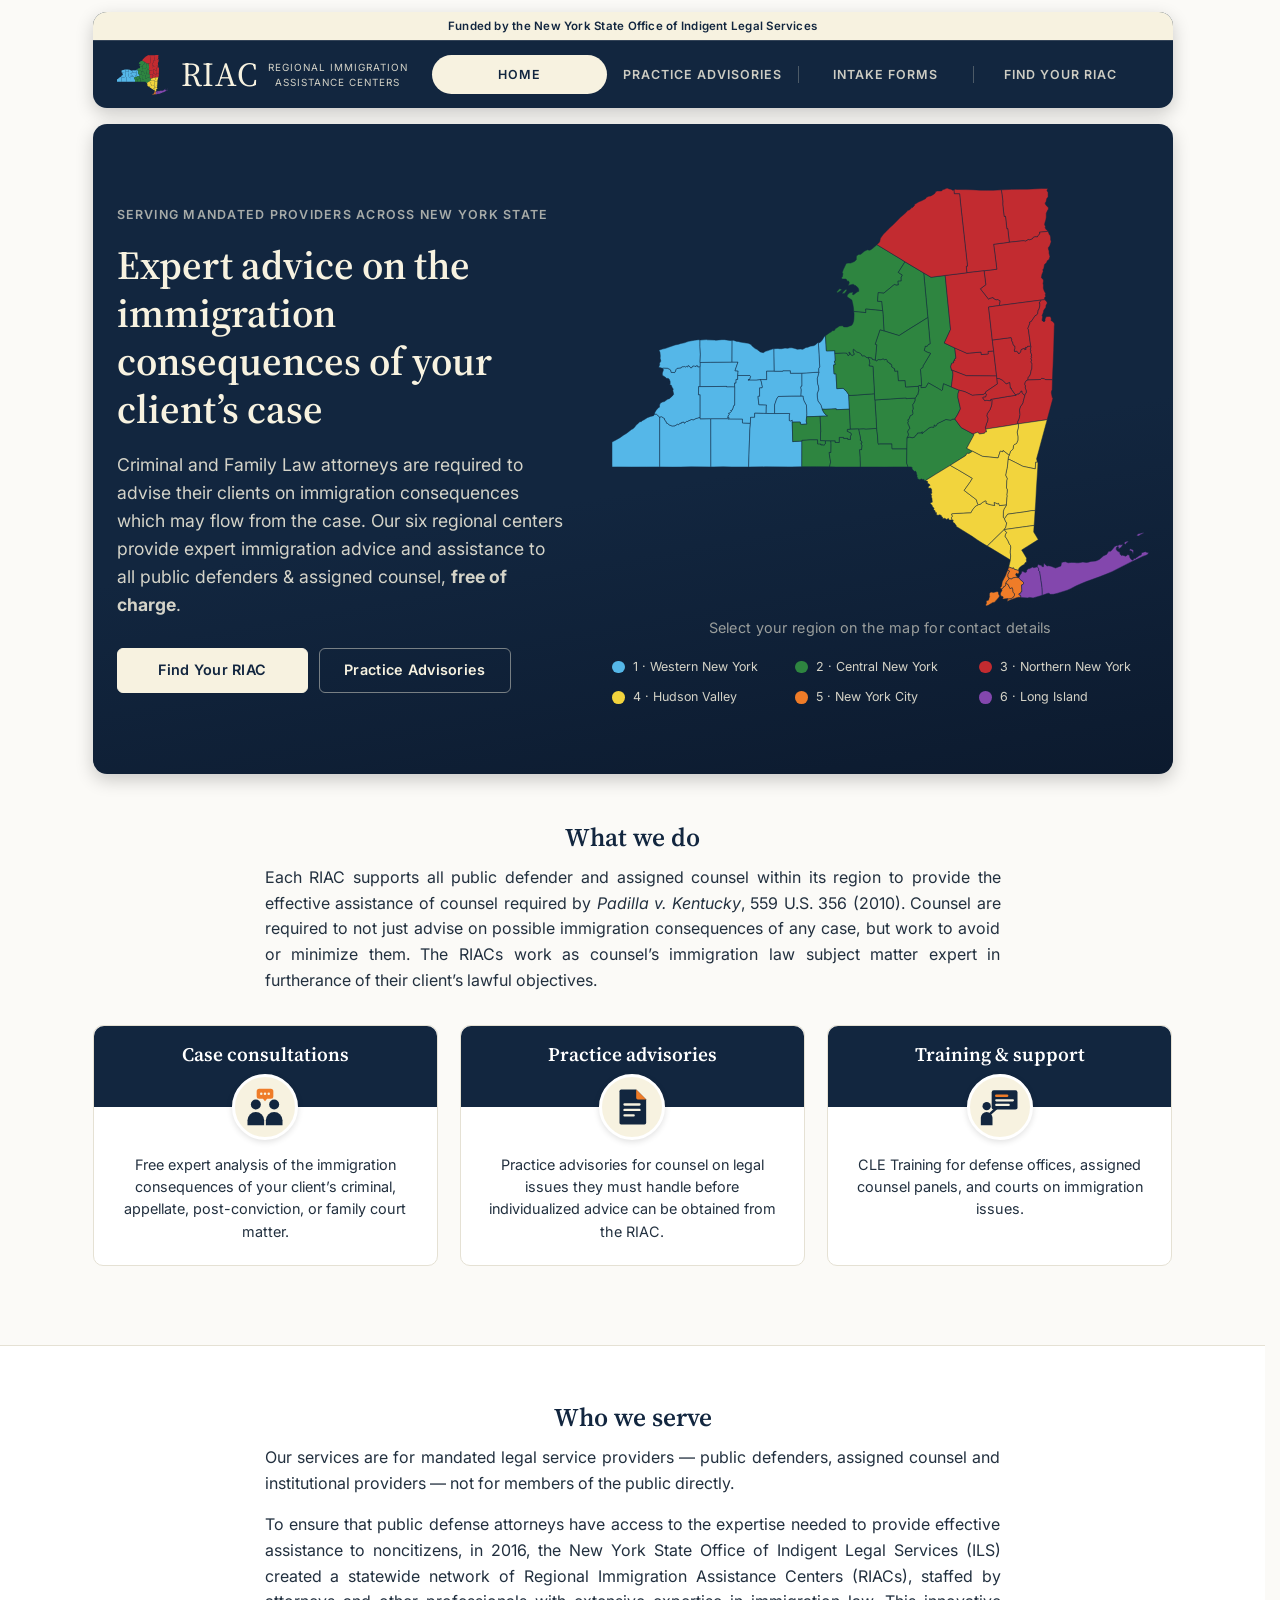
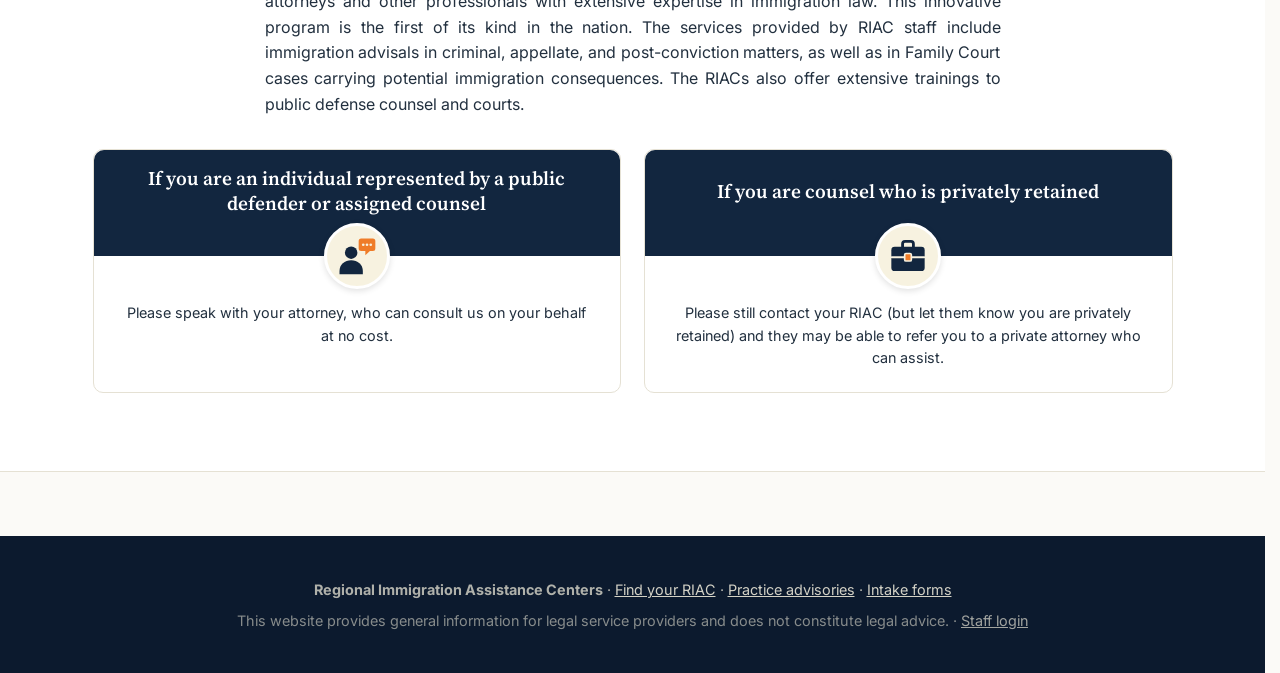
<file: index.html>
<!DOCTYPE html>
<html lang="en">
<head>
  <meta charset="UTF-8">
  <meta name="viewport" content="width=device-width, initial-scale=1.0">
  <title>RIAC — Regional Immigration Assistance Centers of New York</title>
  <meta name="description" content="Free expert legal advice on the immigration consequences of criminal and family court cases, for public defenders, assigned counsel, and all mandated providers in New York State.">
  <link rel="icon" href="images/favicon.svg" type="image/svg+xml">
  <link rel="preconnect" href="https://fonts.googleapis.com">
  <link rel="preconnect" href="https://fonts.gstatic.com" crossorigin>
  <link href="https://fonts.googleapis.com/css2?family=Inter:wght@400;600&family=Source+Serif+4:opsz,wght@8..60,400;8..60,600&display=swap" rel="stylesheet">
  <link rel="stylesheet" href="css/style.css">
</head>
<body>

<header class="site-header">
  <div class="header-card">
    <div class="funder-ribbon">Funded by the New York State Office of Indigent Legal Services</div>
    <div class="wrap">
    <a class="brand" href="index.html">
      <img src="images/riac-mark.svg" alt="" aria-hidden="true">
      <span class="brand-text">
        <span class="brand-acronym">RIAC</span>
        <span class="brand-full">Regional Immigration<br>Assistance Centers</span>
      </span>
    </a>
    <nav class="site-nav" aria-label="Main">
      <a href="index.html" aria-current="page">Home</a>
      <a href="advisories.html">Practice Advisories</a>
      <a href="intake.html">Intake Forms</a>
      <a href="contact.html">Find Your RIAC</a>
    </nav>
    </div>
  </div>
</header>

<section class="hero">
  <div class="wrap">
    <div>
      <p class="eyebrow">Serving mandated providers across New York State</p>
      <h1>Expert advice on the immigration consequences of your client&rsquo;s case</h1>
      <p class="lede">Criminal and Family Law attorneys are required to advise their clients on immigration consequences which may flow from the case. Our six regional centers provide expert immigration advice and assistance to all public defenders &amp; assigned counsel, <strong>free of charge</strong>.</p>
      <p class="hero-actions">
        <a class="btn btn-solid" href="contact.html">Find Your RIAC</a>
        <a class="btn btn-ghost" href="advisories.html">Practice Advisories</a>
      </p>
    </div>
    <div class="map-panel">
      <svg class="riac-map" viewBox="0 0 900 701" xmlns="http://www.w3.org/2000/svg" role="img" aria-labelledby="mapTitle">
<title id="mapTitle">Map of New York State: the six RIAC regions. Select a region for contact details.</title>
<a href="contact.html#region-1" class="map-region" aria-label="Region 1: Western New York">
<g fill="#55b7e8">
<path d="M165.4,386.8L195.8,386.8L196.2,386.7L195.6,387.2L218.7,387.3L218.8,394.0L232.1,394.5L231.2,405.0L230.0,437.8L229.1,467.8L200.9,467.8L186.4,467.5L169.7,467.7L165.5,467.7L165.4,386.8Z"><title>Allegany County — Region 1: Western New York</title></path>
<path d="M79.8,384.2L83.0,383.4L88.1,386.7L88.3,389.2L90.5,391.0L91.6,394.3L93.5,395.0L95.9,397.2L100.7,399.1L105.4,398.8L110.1,395.9L111.7,397.0L113.7,394.6L116.4,394.3L116.6,393.1L120.8,392.3L121.4,394.4L125.2,391.2L127.1,391.5L127.9,390.4L130.8,389.6L132.5,388.1L136.5,388.7L140.5,386.7L147.8,384.4L147.7,387.1L165.4,386.8L165.5,467.7L132.7,467.6L115.2,467.9L101.0,468.0L79.8,467.7L79.8,384.2Z"><title>Cattaraugus County — Region 1: Western New York</title></path>
<path d="M347.0,308.8L346.5,307.4L346.5,302.8L348.3,300.1L346.0,259.3L348.8,259.1L352.0,255.7L356.5,248.5L358.0,247.6L359.4,272.9L359.9,273.2L373.5,272.8L373.7,277.3L374.4,289.9L372.9,290.5L374.5,295.9L371.6,296.6L372.3,311.8L375.6,311.6L377.0,336.5L387.6,335.9L393.5,341.5L396.9,346.6L397.0,348.0L398.0,370.9L376.1,371.7L376.0,370.3L358.3,371.1L352.4,370.9L350.2,363.7L345.3,357.1L344.3,350.7L344.0,345.2L346.6,337.5L346.2,332.8L344.8,328.9L344.1,319.6L347.0,308.8Z"><title>Cayuga County — Region 1: Western New York</title></path>
<path d="M71.2,379.3L74.5,379.2L79.8,384.2L79.8,467.7L58.3,467.8L33.0,467.9L10.4,467.7L0.1,467.8L0.0,464.6L0.0,425.8L5.0,423.4L13.3,418.7L19.1,414.6L24.6,411.2L32.7,404.9L35.1,403.8L37.9,401.2L40.6,397.3L43.3,395.3L46.7,391.8L49.0,391.8L50.6,390.1L54.5,388.3L59.1,385.1L64.7,383.0L69.8,381.7L71.2,379.3Z"><title>Chautauqua County — Region 1: Western New York</title></path>
<path d="M84.5,302.3L85.6,301.8L93.0,302.2L96.8,304.1L98.6,305.7L99.2,309.1L105.0,309.5L106.6,307.0L107.0,304.6L109.3,302.3L115.9,301.6L117.7,299.2L118.7,300.0L121.2,299.2L122.9,300.1L124.9,299.2L126.8,300.0L127.5,297.5L130.1,299.0L131.8,301.4L133.9,301.2L135.0,298.8L137.9,298.1L139.1,299.3L141.3,298.8L142.5,297.3L143.9,299.8L146.8,299.9L147.7,298.8L147.7,333.1L145.2,333.1L145.0,346.6L147.8,346.6L147.8,384.4L140.5,386.7L136.5,388.7L132.5,388.1L130.8,389.6L127.9,390.4L127.1,391.5L125.2,391.2L121.4,394.4L120.8,392.3L116.6,393.1L116.4,394.3L113.7,394.6L111.7,397.0L110.1,395.9L105.4,398.8L100.7,399.1L95.9,397.2L93.5,395.0L91.6,394.3L90.5,391.0L88.3,389.2L88.1,386.7L83.0,383.4L79.8,384.2L74.5,379.2L71.2,379.3L72.0,376.1L74.1,372.5L77.8,368.4L79.5,367.6L79.7,364.0L81.2,360.7L84.6,358.8L87.8,358.2L93.1,354.1L96.1,353.3L101.7,348.2L103.4,346.0L102.0,339.4L102.7,337.1L101.3,335.3L99.1,330.4L96.7,330.1L97.5,328.1L97.5,324.4L96.0,320.8L94.4,319.4L91.1,319.1L89.6,317.4L85.4,314.8L84.5,313.4L84.4,310.3L86.2,305.2L85.5,302.6L84.5,302.3Z"><title>Erie County — Region 1: Western New York</title></path>
<path d="M147.6,292.6L165.2,292.2L200.9,291.9L211.3,291.8L206.2,306.4L211.5,306.8L210.8,314.4L210.7,321.1L208.1,321.0L208.0,327.2L205.6,327.1L205.7,333.8L201.1,333.5L192.1,333.7L192.1,332.7L147.7,333.1L147.7,298.8L147.6,292.6Z"><title>Genesee County — Region 1: Western New York</title></path>
<path d="M205.7,333.8L205.6,327.1L208.0,327.2L208.1,321.0L210.7,321.1L210.8,314.4L231.2,314.4L232.4,315.8L231.1,321.0L228.0,321.8L241.9,321.9L248.4,321.2L249.8,322.4L252.2,333.3L251.6,335.2L247.5,335.2L247.5,349.3L244.8,349.3L246.3,363.4L259.0,363.7L258.7,367.4L258.5,378.1L239.3,377.6L239.1,384.6L232.4,384.6L232.1,394.5L218.8,394.0L218.7,387.3L195.6,387.2L196.2,386.7L195.7,384.6L193.7,385.0L195.1,381.1L196.8,379.5L195.1,377.8L198.0,376.9L199.9,374.7L198.8,373.1L201.7,372.3L204.1,364.8L205.6,364.1L205.7,333.8Z"><title>Livingston County — Region 1: Western New York</title></path>
<path d="M201.1,255.9L203.3,255.3L209.4,257.2L211.4,257.2L214.8,258.3L225.0,259.9L228.3,260.2L233.1,262.4L234.6,264.7L240.0,269.2L242.9,270.5L248.7,274.8L253.6,276.2L257.4,273.7L260.2,273.1L269.9,269.7L271.6,269.5L271.7,282.1L272.1,307.2L259.2,307.2L259.5,321.4L248.4,321.2L241.9,321.9L228.0,321.8L231.1,321.0L232.4,315.8L231.2,314.4L210.8,314.4L211.5,306.8L206.2,306.4L211.3,291.8L200.9,291.9L201.1,255.9Z"><title>Monroe County — Region 1: Western New York</title></path>
<path d="M147.6,255.0L147.5,265.6L148.2,279.0L147.6,292.6L147.7,298.8L146.8,299.9L143.9,299.8L142.5,297.3L141.3,298.8L139.1,299.3L137.9,298.1L135.0,298.8L133.9,301.2L131.8,301.4L130.1,299.0L127.5,297.5L126.8,300.0L124.9,299.2L122.9,300.1L121.2,299.2L118.7,300.0L117.7,299.2L115.9,301.6L109.3,302.3L107.0,304.6L106.6,307.0L105.0,309.5L99.2,309.1L98.6,305.7L96.8,304.1L93.0,302.2L85.6,301.8L84.5,302.3L78.3,300.5L79.9,296.2L79.6,293.9L81.9,290.3L80.7,285.6L81.0,281.9L80.4,275.6L78.7,271.9L84.5,270.1L89.9,268.9L94.6,267.1L105.6,263.3L112.0,261.8L115.5,260.7L121.2,259.6L128.4,257.1L138.3,255.2L144.9,254.4L147.6,255.0Z"><title>Niagara County — Region 1: Western New York</title></path>
<path d="M248.4,321.2L259.5,321.4L259.2,307.2L272.1,307.2L286.3,307.2L286.5,306.4L299.1,306.4L299.2,310.6L318.5,310.5L318.6,332.2L316.9,332.8L316.6,334.7L317.4,338.3L316.9,347.7L317.7,349.1L300.4,349.2L278.8,349.6L276.0,354.0L272.6,364.0L272.7,378.2L258.5,378.1L258.7,367.4L259.0,363.7L246.3,363.4L244.8,349.3L247.5,349.3L247.5,335.2L251.6,335.2L252.2,333.3L249.8,322.4L248.4,321.2Z"><title>Ontario County — Region 1: Western New York</title></path>
<path d="M147.6,255.0L158.4,254.2L159.7,254.6L172.0,255.0L174.0,255.3L184.1,254.3L188.7,254.3L197.9,255.7L201.1,255.9L200.9,291.9L165.2,292.2L147.6,292.6L148.2,279.0L147.5,265.6L147.6,255.0Z"><title>Orleans County — Region 1: Western New York</title></path>
<path d="M318.5,310.5L347.0,308.8L344.1,319.6L344.8,328.9L346.2,332.8L346.6,337.5L344.0,345.2L344.3,350.7L345.3,357.1L350.2,363.7L352.4,370.9L354.8,375.8L357.9,379.7L361.6,382.3L349.0,382.8L326.3,383.6L326.5,377.9L326.1,364.7L321.8,356.6L320.5,351.3L320.4,349.1L317.7,349.1L316.9,347.7L317.4,338.3L316.6,334.7L316.9,332.8L318.6,332.2L318.5,310.5Z"><title>Seneca County — Region 1: Western New York</title></path>
<path d="M232.1,394.5L232.4,384.6L239.1,384.6L239.3,377.6L258.5,378.1L272.7,378.2L298.1,378.1L297.4,381.7L297.4,390.1L299.9,390.5L302.2,389.2L302.2,392.6L303.1,425.4L305.9,424.9L318.4,424.4L318.3,467.4L300.2,467.7L256.9,467.6L229.1,467.8L230.0,437.8L231.2,405.0L232.1,394.5Z"><title>Steuben County — Region 1: Western New York</title></path>
<path d="M271.6,269.5L278.6,269.0L279.8,269.4L284.3,269.5L290.1,268.5L294.7,268.9L298.1,268.0L301.7,267.9L306.8,269.0L310.6,270.5L315.7,270.0L319.9,270.6L325.3,267.3L328.4,267.1L332.4,265.2L337.8,264.5L340.7,263.2L345.0,259.3L346.0,259.3L348.3,300.1L346.5,302.8L346.5,307.4L347.0,308.8L318.5,310.5L299.2,310.6L299.1,306.4L286.5,306.4L286.3,307.2L272.1,307.2L271.7,282.1L271.6,269.5Z"><title>Wayne County — Region 1: Western New York</title></path>
<path d="M147.7,333.1L192.1,332.7L192.1,333.7L201.1,333.5L205.7,333.8L205.6,364.1L204.1,364.8L201.7,372.3L198.8,373.1L199.9,374.7L198.0,376.9L195.1,377.8L196.8,379.5L195.1,381.1L193.7,385.0L195.7,384.6L196.2,386.7L195.8,386.8L165.4,386.8L147.7,387.1L147.8,384.4L147.8,346.6L145.0,346.6L145.2,333.1L147.7,333.1Z"><title>Wyoming County — Region 1: Western New York</title></path>
<path d="M317.7,349.1L320.4,349.1L320.5,351.3L321.8,356.6L326.1,364.7L326.5,377.9L326.3,383.6L325.7,391.0L327.0,395.8L318.5,396.4L315.8,395.8L315.6,392.4L302.2,392.6L302.2,389.2L299.9,390.5L297.4,390.1L297.4,381.7L298.1,378.1L272.7,378.2L272.6,364.0L276.0,354.0L278.8,349.6L300.4,349.2L317.7,349.1Z"><title>Yates County — Region 1: Western New York</title></path>
</g></a>
<a href="contact.html#region-2" class="map-region" aria-label="Region 2: Central New York">
<g fill="#2e8540">
<path d="M413.4,404.0L421.7,403.7L425.9,404.1L443.7,403.1L445.1,414.0L446.0,427.3L446.9,429.7L448.8,429.0L469.4,429.0L469.6,437.3L494.5,437.3L494.1,461.1L496.3,467.7L472.6,467.7L457.6,467.9L443.0,467.8L416.2,467.8L416.3,462.7L415.9,456.0L415.9,451.9L415.0,438.8L418.4,438.6L419.0,431.9L417.3,427.7L419.1,427.6L418.3,424.4L416.1,423.0L416.7,419.5L413.4,404.0Z"><title>Broome County — Region 2: Central New York</title></path>
<path d="M318.3,467.4L318.4,424.4L318.4,423.0L332.3,422.0L344.7,422.1L344.9,429.1L350.2,429.1L350.2,430.7L354.5,430.7L355.2,431.4L357.7,429.0L357.8,423.7L367.0,423.9L367.3,428.8L367.2,443.5L364.2,443.4L364.6,447.2L366.6,459.6L364.8,467.6L342.9,467.3L318.3,467.4Z"><title>Chemung County — Region 2: Central New York</title></path>
<path d="M440.8,355.4L493.3,352.0L493.4,353.2L508.4,352.2L508.4,356.2L506.4,360.6L504.5,363.1L505.3,371.0L503.7,372.5L504.9,378.0L503.7,380.4L500.3,381.9L497.8,388.3L496.2,388.7L497.1,392.1L496.1,393.3L496.7,396.1L498.1,398.6L499.5,403.1L497.4,405.4L495.8,408.6L497.2,412.8L496.8,415.5L494.8,418.9L494.5,437.3L469.6,437.3L469.4,429.0L448.8,429.0L446.9,429.7L446.0,427.3L445.1,414.0L443.7,403.1L442.6,383.4L440.8,355.4Z"><title>Chenango County — Region 2: Central New York</title></path>
<path d="M397.0,348.0L406.0,347.5L440.1,345.0L440.8,355.4L442.6,383.4L443.7,403.1L425.9,404.1L421.7,403.7L413.4,404.0L399.4,404.4L398.0,370.9L397.0,348.0Z"><title>Cortland County — Region 2: Central New York</title></path>
<path d="M494.5,437.3L494.8,418.9L499.1,417.6L503.2,418.8L507.1,417.8L508.8,415.0L511.5,413.1L512.3,410.7L517.3,410.6L520.4,408.7L519.7,412.0L531.5,402.4L535.4,400.8L539.9,401.1L540.1,397.2L543.0,399.3L545.7,395.0L559.9,388.1L568.0,389.3L571.2,387.6L574.9,387.3L585.5,401.8L605.5,412.5L607.2,413.5L594.8,436.4L604.5,441.4L598.6,445.1L595.5,444.9L592.9,448.8L567.1,465.1L542.4,480.2L525.4,490.7L523.7,490.9L523.0,488.2L521.2,489.2L519.6,487.9L517.6,488.1L516.6,489.7L514.4,488.2L512.1,487.6L512.4,485.6L511.2,485.1L511.6,482.0L510.6,479.7L510.3,477.1L508.7,474.6L506.8,475.5L504.6,472.5L503.1,471.6L503.3,468.7L501.2,467.7L496.3,467.7L494.1,461.1L494.5,437.3Z"><title>Delaware County — Region 2: Central New York</title></path>
<path d="M529.6,217.2L522.7,142.5L535.0,149.7L558.7,146.6L567.7,237.1L557.2,259.9L574.8,268.2L576.7,285.5L574.2,287.0L575.2,289.4L572.4,290.2L573.0,293.1L569.6,294.0L567.9,299.6L569.4,305.2L571.3,307.8L571.7,313.1L569.0,333.7L555.9,328.3L554.1,338.6L552.7,339.7L547.3,336.4L530.6,326.8L526.2,334.3L518.1,334.8L518.0,331.2L519.2,331.0L517.2,304.4L518.5,302.5L521.3,300.9L521.7,297.9L523.8,294.7L534.2,277.3L528.1,275.2L523.6,272.5L525.3,265.2L528.5,265.3L530.7,262.1L533.4,261.3L529.6,217.2Z"><title>Herkimer County — Region 2: Central New York</title></path>
<path d="M444.2,95.0L484.1,119.2L491.3,123.8L480.0,141.5L486.9,146.0L484.9,149.6L485.0,156.0L479.5,156.2L480.3,162.5L476.4,162.9L473.4,161.9L455.8,176.3L446.4,175.5L445.3,189.8L452.5,190.3L453.9,205.7L425.4,202.9L425.8,209.0L405.4,207.1L404.9,201.1L404.0,195.7L402.2,187.9L394.2,182.5L394.5,179.7L395.7,178.0L398.6,175.8L404.5,174.5L403.2,178.5L405.2,178.8L410.8,174.5L413.8,173.3L413.7,170.4L412.7,167.6L409.0,163.9L405.5,162.5L404.6,161.3L396.0,163.3L397.7,159.5L397.6,157.3L396.2,156.1L394.5,156.2L393.2,153.6L391.7,152.7L385.5,152.6L384.8,150.2L386.1,149.4L387.2,143.9L386.1,141.9L387.8,136.8L392.7,126.6L395.6,125.9L400.3,125.9L406.5,123.2L409.6,120.3L409.8,114.0L413.4,111.5L417.2,111.1L423.1,106.1L428.2,103.6L431.7,104.3L434.0,103.4L438.2,100.4L444.2,95.0ZM385.7,176.9L388.8,172.9L391.9,170.2L394.0,170.3L393.3,172.2L390.2,176.3L387.2,177.3L385.7,176.9ZM376.6,174.5L381.4,169.0L385.2,169.7L384.0,171.7L378.0,175.7L376.6,174.5Z"><title>Jefferson County — Region 2: Central New York</title></path>
<path d="M491.3,123.8L512.4,136.4L522.7,142.5L529.6,217.2L516.5,225.4L497.4,237.2L481.4,247.5L456.0,239.6L454.8,215.6L453.9,205.7L452.5,190.3L445.3,189.8L446.4,175.5L455.8,176.3L473.4,161.9L476.4,162.9L480.3,162.5L479.5,156.2L485.0,156.0L484.9,149.6L486.9,146.0L480.0,141.5L491.3,123.8Z"><title>Lewis County — Region 2: Central New York</title></path>
<path d="M441.4,288.4L443.3,289.8L446.5,287.7L451.3,287.9L454.6,286.2L456.4,287.9L459.7,287.3L461.6,289.1L461.6,291.2L464.9,292.9L465.9,294.7L467.8,294.9L469.3,297.7L469.1,300.0L473.9,303.0L474.2,307.1L479.2,306.7L480.3,323.1L491.5,322.9L492.3,333.7L513.9,332.5L514.0,336.6L514.8,338.2L513.3,344.2L513.5,345.9L511.0,347.8L510.2,350.6L508.4,352.2L493.4,353.2L493.3,352.0L440.8,355.4L440.1,345.0L437.6,299.2L431.1,298.4L431.0,296.6L432.2,294.0L431.5,288.6L429.0,284.1L429.4,283.9L435.9,285.1L436.8,287.5L441.4,288.4Z"><title>Madison County — Region 2: Central New York</title></path>
<path d="M456.0,239.6L481.4,247.5L497.4,237.2L516.5,225.4L529.6,217.2L533.4,261.3L530.7,262.1L528.5,265.3L525.3,265.2L523.6,272.5L528.1,275.2L534.2,277.3L523.8,294.7L521.7,297.9L521.3,300.9L518.5,302.5L517.2,304.4L519.2,331.0L518.0,331.2L514.5,331.5L513.9,332.5L492.3,333.7L491.5,322.9L480.3,323.1L479.2,306.7L474.2,307.1L473.9,303.0L469.1,300.0L469.3,297.7L467.8,294.9L465.9,294.7L464.9,292.9L461.6,291.2L461.6,289.1L459.7,287.3L456.4,287.9L454.6,286.2L451.3,287.9L446.5,287.7L443.3,289.8L441.4,288.4L443.9,263.0L441.2,262.1L449.4,237.6L456.0,239.6Z"><title>Oneida County — Region 2: Central New York</title></path>
<path d="M373.7,277.3L389.0,276.5L393.4,276.8L396.3,281.4L398.4,278.7L396.9,275.5L398.8,275.7L400.4,279.3L402.7,280.8L406.2,278.9L404.3,274.7L404.3,270.9L405.2,270.4L410.3,274.8L415.3,276.5L418.6,279.4L419.3,281.6L423.0,281.2L427.7,284.7L429.0,284.1L431.5,288.6L432.2,294.0L431.0,296.6L431.1,298.4L437.6,299.2L440.1,345.0L406.0,347.5L397.0,348.0L396.9,346.6L393.5,341.5L387.6,335.9L377.0,336.5L375.6,311.6L372.3,311.8L371.6,296.6L374.5,295.9L372.9,290.5L374.4,289.9L373.7,277.3Z"><title>Onondaga County — Region 2: Central New York</title></path>
<path d="M405.4,207.1L425.8,209.0L425.4,202.9L453.9,205.7L454.8,215.6L456.0,239.6L449.4,237.6L441.2,262.1L443.9,263.0L441.4,288.4L436.8,287.5L435.9,285.1L429.4,283.9L429.0,284.1L427.7,284.7L423.0,281.2L419.3,281.6L418.6,279.4L415.3,276.5L410.3,274.8L405.2,270.4L404.3,270.9L404.3,274.7L406.2,278.9L402.7,280.8L400.4,279.3L398.8,275.7L396.9,275.5L398.4,278.7L396.3,281.4L393.4,276.8L389.0,276.5L373.7,277.3L373.5,272.8L359.9,273.2L359.4,272.9L358.0,247.6L364.2,243.0L367.7,241.2L369.5,239.5L372.8,238.8L374.5,236.1L381.5,231.4L386.3,231.0L388.9,232.9L394.4,233.0L398.7,231.2L401.4,230.5L403.5,228.0L405.1,223.4L405.6,219.5L405.9,211.8L405.4,207.1Z"><title>Oswego County — Region 2: Central New York</title></path>
<path d="M508.4,352.2L510.2,350.6L511.0,347.8L513.5,345.9L513.3,344.2L514.8,338.2L514.0,336.6L513.9,332.5L514.5,331.5L518.0,331.2L518.1,334.8L526.2,334.3L530.6,326.8L547.3,336.4L552.7,339.7L554.1,338.6L555.9,328.3L569.0,333.7L582.1,339.0L580.2,344.8L580.0,351.2L583.7,367.2L584.2,370.4L579.4,380.1L574.9,387.3L571.2,387.6L568.0,389.3L559.9,388.1L545.7,395.0L543.0,399.3L540.1,397.2L539.9,401.1L535.4,400.8L531.5,402.4L519.7,412.0L520.4,408.7L517.3,410.6L512.3,410.7L511.5,413.1L508.8,415.0L507.1,417.8L503.2,418.8L499.1,417.6L494.8,418.9L496.8,415.5L497.2,412.8L495.8,408.6L497.4,405.4L499.5,403.1L498.1,398.6L496.7,396.1L496.1,393.3L497.1,392.1L496.2,388.7L497.8,388.3L500.3,381.9L503.7,380.4L504.9,378.0L503.7,372.5L505.3,371.0L504.5,363.1L506.4,360.6L508.4,356.2L508.4,352.2Z"><title>Otsego County — Region 2: Central New York</title></path>
<path d="M302.2,392.6L315.6,392.4L315.8,395.8L318.5,396.4L327.0,395.8L325.7,391.0L326.3,383.6L349.0,382.8L350.2,409.4L349.7,409.7L349.6,423.5L357.8,423.7L357.7,429.0L355.2,431.4L354.5,430.7L350.2,430.7L350.2,429.1L344.9,429.1L344.7,422.1L332.3,422.0L318.4,423.0L318.4,424.4L305.9,424.9L303.1,425.4L302.2,392.6Z"><title>Schuyler County — Region 2: Central New York</title></path>
<path d="M367.0,423.9L374.3,424.0L374.3,426.7L380.9,426.8L381.0,418.2L388.3,418.2L388.4,419.8L395.5,419.8L395.5,421.6L399.8,421.6L399.6,417.2L401.2,413.1L400.7,411.2L394.2,407.9L394.7,404.8L399.4,404.4L413.4,404.0L416.7,419.5L416.1,423.0L418.3,424.4L419.1,427.6L417.3,427.7L419.0,431.9L418.4,438.6L415.0,438.8L415.9,451.9L415.9,456.0L416.3,462.7L416.2,467.8L389.1,467.8L375.7,467.8L364.8,467.6L366.6,459.6L364.6,447.2L364.2,443.4L367.2,443.5L367.3,428.8L367.0,423.9Z"><title>Tioga County — Region 2: Central New York</title></path>
<path d="M349.0,382.8L361.6,382.3L357.9,379.7L354.8,375.8L352.4,370.9L358.3,371.1L376.0,370.3L376.1,371.7L398.0,370.9L399.4,404.4L394.7,404.8L394.2,407.9L400.7,411.2L401.2,413.1L399.6,417.2L399.8,421.6L395.5,421.6L395.5,419.8L388.4,419.8L388.3,418.2L381.0,418.2L380.9,426.8L374.3,426.7L374.3,424.0L367.0,423.9L357.8,423.7L349.6,423.5L349.7,409.7L350.2,409.4L349.0,382.8Z"><title>Tompkins County — Region 2: Central New York</title></path>
</g></a>
<a href="contact.html#region-3" class="map-region" aria-label="Region 3: Northern New York">
<g fill="#c22b30">
<path d="M635.4,354.4L663.5,349.6L677.4,347.5L677.7,346.8L681.0,344.8L682.3,345.7L685.9,340.5L687.5,340.3L687.8,343.4L691.2,347.4L692.7,346.1L691.8,350.2L689.7,357.5L689.4,360.0L687.3,363.7L685.3,366.1L683.3,372.4L684.2,379.7L682.8,386.8L680.4,392.1L680.6,395.6L663.5,398.6L627.0,404.3L625.8,402.5L628.1,394.7L629.9,390.9L630.3,386.0L628.4,382.2L629.3,378.3L633.9,371.6L636.6,364.1L637.2,356.4L635.4,354.4Z"><title>Albany County — Region 3: Northern New York</title></path>
<path d="M652.8,3.1L670.2,2.3L682.9,2.0L697.0,1.9L720.0,1.0L730.7,0.8L729.4,4.4L731.2,7.7L731.3,14.2L731.0,15.7L729.2,17.3L727.8,23.1L726.6,24.6L726.4,26.5L728.2,29.4L731.6,32.8L731.9,35.2L730.3,37.7L728.2,42.5L728.2,48.9L727.4,53.8L725.8,58.8L725.4,61.8L726.9,64.5L726.3,66.1L727.2,68.3L729.2,71.0L731.2,72.7L717.0,74.1L717.4,76.9L714.2,80.0L713.3,82.1L709.8,81.8L706.6,82.7L704.8,85.4L699.7,87.1L698.2,86.4L693.6,89.1L690.0,88.4L666.2,90.9L663.6,68.2L662.1,68.4L659.8,47.6L657.5,47.8L655.2,27.7L655.3,22.3L654.9,17.4L652.8,3.1Z"><title>Clinton County — Region 3: Northern New York</title></path>
<path d="M623.9,138.8L645.3,136.2L642.0,109.8L639.9,94.4L666.2,90.9L690.0,88.4L693.6,89.1L698.2,86.4L699.7,87.1L704.8,85.4L706.6,82.7L709.8,81.8L713.3,82.1L714.2,80.0L717.4,76.9L717.0,74.1L731.2,72.7L733.3,77.9L734.9,79.9L735.6,83.6L735.6,87.0L736.4,89.2L736.1,91.1L733.9,97.3L731.8,99.8L731.7,102.2L732.9,105.7L732.9,109.4L734.4,115.0L732.9,119.7L730.0,121.8L728.6,125.2L725.3,128.2L724.0,134.9L722.5,136.9L723.0,140.0L720.9,145.2L720.0,150.5L723.0,153.3L723.6,155.7L722.8,160.6L723.5,162.6L723.3,167.9L724.7,172.5L727.2,177.0L726.4,179.3L727.4,181.5L725.6,183.5L725.1,185.1L726.6,187.2L719.9,187.9L649.5,197.1L650.6,189.1L646.2,187.1L644.4,187.7L640.2,185.8L639.0,183.9L632.9,185.4L631.6,186.8L617.6,169.1L626.8,162.2L623.9,138.8Z"><title>Essex County — Region 3: Northern New York</title></path>
<path d="M652.8,3.1L654.9,17.4L655.3,22.3L655.2,27.7L657.5,47.8L659.8,47.6L662.1,68.4L663.6,68.2L666.2,90.9L639.9,94.4L642.0,109.8L645.3,136.2L623.9,138.8L595.0,142.1L594.0,131.2L596.1,131.0L585.0,31.1L582.9,9.8L573.9,9.7L573.3,3.3L576.0,1.9L578.1,2.5L593.4,2.7L603.9,2.9L617.8,3.7L639.2,3.8L652.8,3.1Z"><title>Franklin County — Region 3: Northern New York</title></path>
<path d="M574.8,268.2L595.1,277.2L618.8,275.1L619.3,279.3L630.8,278.2L630.4,274.1L640.0,273.2L644.9,315.2L594.2,314.8L569.4,305.2L567.9,299.6L569.6,294.0L573.0,293.1L572.4,290.2L575.2,289.4L574.2,287.0L576.7,285.5L574.8,268.2Z"><title>Fulton County — Region 3: Northern New York</title></path>
<path d="M558.7,146.6L582.1,143.8L595.0,142.1L623.9,138.8L626.8,162.2L617.6,169.1L631.6,186.8L632.9,185.4L639.0,183.9L640.2,185.8L644.4,187.7L646.2,187.1L650.6,189.1L649.5,197.1L631.5,199.6L637.7,254.9L640.0,273.2L630.4,274.1L630.8,278.2L619.3,279.3L618.8,275.1L595.1,277.2L574.8,268.2L557.2,259.9L567.7,237.1L558.7,146.6Z"><title>Hamilton County — Region 3: Northern New York</title></path>
<path d="M569.0,333.7L571.7,313.1L571.3,307.8L569.4,305.2L594.2,314.8L644.9,315.2L645.4,319.4L646.3,328.5L626.8,341.7L626.0,344.1L623.0,346.1L609.1,347.2L604.2,347.7L591.9,341.6L582.1,339.0L569.0,333.7Z"><title>Montgomery County — Region 3: Northern New York</title></path>
<path d="M692.7,346.1L694.5,343.1L694.7,340.6L692.8,334.5L693.2,331.9L691.9,329.2L692.5,326.1L694.6,323.0L697.4,321.6L718.5,321.1L720.5,319.0L725.2,319.9L726.5,321.2L738.6,321.3L738.1,338.4L737.1,340.4L736.7,343.3L738.3,351.9L739.6,351.9L729.7,388.5L688.1,394.6L680.6,395.6L680.4,392.1L682.8,386.8L684.2,379.7L683.3,372.4L685.3,366.1L687.3,363.7L689.4,360.0L689.7,357.5L691.8,350.2L692.7,346.1Z"><title>Rensselaer County — Region 3: Northern New York</title></path>
<path d="M637.7,254.9L669.2,250.8L670.6,254.8L670.1,255.9L672.6,260.2L672.0,261.3L674.5,265.0L675.8,265.2L675.7,269.7L674.7,271.3L674.9,273.9L678.3,273.7L679.9,274.7L682.2,278.1L685.1,274.9L685.8,271.1L689.5,269.3L691.8,269.0L692.3,271.1L694.5,270.2L692.9,268.3L693.4,267.1L695.7,267.7L696.6,265.4L702.1,265.1L702.8,265.9L701.4,270.9L702.7,271.7L701.8,274.6L703.8,280.2L703.1,282.6L703.7,284.1L702.6,286.1L703.7,288.8L702.5,291.7L704.1,294.1L704.3,295.9L704.0,303.9L703.1,304.8L701.8,311.4L700.3,315.4L697.9,317.2L697.4,321.6L694.6,323.0L692.5,326.1L691.9,329.2L693.2,331.9L692.8,334.5L694.7,340.6L694.5,343.1L692.7,346.1L691.2,347.4L687.8,343.4L687.5,340.3L685.9,340.5L682.3,345.7L681.0,344.8L677.7,346.8L676.2,346.6L670.1,338.2L669.4,335.7L667.8,335.6L666.8,326.3L661.0,328.5L655.3,322.9L649.6,319.8L645.4,319.4L644.9,315.2L640.0,273.2L637.7,254.9Z"><title>Saratoga County — Region 3: Northern New York</title></path>
<path d="M626.0,344.1L626.8,341.7L646.3,328.5L645.4,319.4L649.6,319.8L655.3,322.9L661.0,328.5L666.8,326.3L667.8,335.6L669.4,335.7L670.1,338.2L676.2,346.6L677.7,346.8L677.4,347.5L663.5,349.6L635.4,354.4L635.0,357.1L628.6,356.1L624.9,356.8L621.2,351.7L623.3,350.3L626.5,350.2L627.7,345.9L626.0,344.1Z"><title>Schenectady County — Region 3: Northern New York</title></path>
<path d="M582.1,339.0L591.9,341.6L604.2,347.7L609.1,347.2L623.0,346.1L626.0,344.1L627.7,345.9L626.5,350.2L623.3,350.3L621.2,351.7L624.9,356.8L628.6,356.1L635.0,357.1L635.4,354.4L637.2,356.4L636.6,364.1L633.9,371.6L629.3,378.3L628.4,382.2L630.3,386.0L629.9,390.9L628.1,394.7L625.8,402.5L627.0,404.3L628.1,409.1L626.4,408.8L624.5,411.3L616.6,412.4L612.8,409.6L605.5,412.5L585.5,401.8L574.9,387.3L579.4,380.1L584.2,370.4L583.7,367.2L580.0,351.2L580.2,344.8L582.1,339.0Z"><title>Schoharie County — Region 3: Northern New York</title></path>
<path d="M573.3,3.3L573.9,9.7L582.9,9.8L585.0,31.1L596.1,131.0L594.0,131.2L595.0,142.1L582.1,143.8L558.7,146.6L535.0,149.7L522.7,142.5L512.4,136.4L491.3,123.8L484.1,119.2L444.2,95.0L448.7,90.5L450.1,84.4L454.9,77.5L459.3,73.3L462.8,69.5L466.7,65.7L471.7,61.4L484.5,48.2L487.7,45.8L493.8,40.2L495.0,38.3L499.7,36.1L502.7,32.6L504.1,32.5L507.2,29.4L507.1,27.8L514.6,23.1L519.0,21.4L525.8,17.9L526.9,16.1L531.1,13.8L534.6,13.3L539.0,10.7L541.5,8.9L542.9,6.0L545.2,5.0L552.6,5.0L554.9,2.5L557.1,2.3L561.8,0.0L565.7,1.7L568.4,1.9L571.2,3.9L573.3,3.3Z"><title>St. Lawrence County — Region 3: Northern New York</title></path>
<path d="M649.5,197.1L719.9,187.9L716.1,192.9L717.4,193.3L717.4,197.7L716.1,202.9L714.7,205.2L713.6,211.0L711.2,213.7L709.8,213.9L702.7,224.3L700.0,225.3L700.7,226.8L697.3,235.5L698.2,237.1L702.1,265.1L696.6,265.4L695.7,267.7L693.4,267.1L692.9,268.3L694.5,270.2L692.3,271.1L691.8,269.0L689.5,269.3L685.8,271.1L685.1,274.9L682.2,278.1L679.9,274.7L678.3,273.7L674.9,273.9L674.7,271.3L675.7,269.7L675.8,265.2L674.5,265.0L672.0,261.3L672.6,260.2L670.1,255.9L670.6,254.8L669.2,250.8L637.7,254.9L631.5,199.6L649.5,197.1Z"><title>Warren County — Region 3: Northern New York</title></path>
<path d="M719.9,187.9L726.6,187.2L726.9,188.7L729.1,190.7L729.9,192.9L727.7,197.2L727.6,200.1L724.0,205.1L723.3,208.8L721.1,214.2L722.2,215.9L721.0,222.0L724.5,224.5L726.2,222.7L726.1,220.0L727.0,217.6L729.0,215.6L733.6,215.3L735.4,215.7L736.5,219.1L736.4,222.9L737.4,222.7L740.3,225.0L741.5,226.7L742.2,229.6L741.7,231.0L740.6,272.4L739.6,297.6L739.1,307.0L738.6,321.3L726.5,321.2L725.2,319.9L720.5,319.0L718.5,321.1L697.4,321.6L697.9,317.2L700.3,315.4L701.8,311.4L703.1,304.8L704.0,303.9L704.3,295.9L704.1,294.1L702.5,291.7L703.7,288.8L702.6,286.1L703.7,284.1L703.1,282.6L703.8,280.2L701.8,274.6L702.7,271.7L701.4,270.9L702.8,265.9L702.1,265.1L698.2,237.1L697.3,235.5L700.7,226.8L700.0,225.3L702.7,224.3L709.8,213.9L711.2,213.7L713.6,211.0L714.7,205.2L716.1,202.9L717.4,197.7L717.4,193.3L716.1,192.9L719.9,187.9Z"><title>Washington County — Region 3: Northern New York</title></path>
</g></a>
<a href="contact.html#region-4" class="map-region" aria-label="Region 4: Hudson Valley">
<g fill="#f2d43d">
<path d="M666.1,447.9L668.2,441.6L672.4,437.9L673.3,431.9L674.7,430.1L678.4,428.3L680.6,422.9L680.7,417.2L679.4,409.4L681.5,400.9L681.4,396.0L680.6,395.6L688.1,394.6L729.7,388.5L726.1,401.6L715.6,440.6L711.9,454.2L713.2,459.9L710.4,459.8L709.8,471.0L688.9,466.7L676.6,460.3L666.4,455.2L664.0,455.4L664.9,450.5L666.1,447.9Z"><title>Columbia County — Region 4: Hudson Valley</title></path>
<path d="M661.3,531.2L662.0,518.9L662.5,516.6L662.0,514.2L662.7,509.0L662.7,505.5L661.5,503.2L661.8,490.7L662.7,487.3L660.0,481.5L663.1,466.6L664.0,455.4L666.4,455.2L676.6,460.3L688.9,466.7L709.8,471.0L710.4,459.8L713.2,459.9L714.3,459.9L714.0,467.6L711.6,505.0L710.5,526.5L709.5,540.9L703.8,541.0L690.9,543.2L663.5,546.9L658.1,554.6L656.0,552.1L656.3,542.1L657.3,538.5L661.1,532.4L661.3,531.2Z"><title>Dutchess County — Region 4: Hudson Valley</title></path>
<path d="M605.5,412.5L612.8,409.6L616.6,412.4L624.5,411.3L626.4,408.8L628.1,409.1L627.0,404.3L663.5,398.6L680.6,395.6L681.4,396.0L681.5,400.9L679.4,409.4L680.7,417.2L680.6,422.9L678.4,428.3L674.7,430.1L673.3,431.9L672.4,437.9L668.2,441.6L666.1,447.9L665.2,447.6L655.7,440.1L655.5,442.3L651.1,441.2L647.4,452.6L620.9,449.9L604.5,441.4L594.8,436.4L607.2,413.5L605.5,412.5Z"><title>Greene County — Region 4: Hudson Valley</title></path>
<path d="M614.2,531.0L617.2,530.5L621.3,527.2L625.9,524.5L627.5,525.1L627.3,528.8L634.6,531.0L641.6,532.3L640.6,527.2L644.7,528.5L645.7,529.8L648.2,528.7L649.8,532.6L661.3,531.2L661.1,532.4L657.3,538.5L656.3,542.1L656.0,552.1L658.1,554.6L660.6,560.6L661.9,561.4L660.4,568.6L658.1,572.3L637.5,592.3L629.3,600.5L621.6,595.9L612.8,590.2L603.9,584.1L586.8,573.4L576.8,567.2L577.3,565.7L575.3,563.9L574.7,562.2L572.2,560.9L571.6,558.8L572.3,557.1L570.0,556.7L569.1,552.9L570.5,550.7L569.3,546.6L570.3,546.1L595.6,544.7L601.8,544.5L604.2,539.9L609.5,533.5L614.2,531.0Z"><title>Orange County — Region 4: Hudson Valley</title></path>
<path d="M658.1,572.3L660.4,568.6L661.9,561.4L660.6,560.6L658.1,554.6L663.5,546.9L690.9,543.2L703.8,541.0L709.5,540.9L708.6,555.4L707.8,565.8L694.7,567.6L679.0,569.8L657.9,572.8L658.1,572.3Z"><title>Putnam County — Region 4: Hudson Valley</title></path>
<path d="M629.3,600.5L637.5,592.3L658.1,572.3L657.9,572.8L660.0,576.2L662.0,577.5L659.7,581.2L659.3,584.2L663.7,590.9L666.3,597.1L668.2,599.3L668.7,602.7L668.0,608.2L667.9,611.7L668.5,616.8L668.0,623.1L667.0,623.1L635.2,603.8L629.3,600.5Z"><title>Rockland County — Region 4: Hudson Valley</title></path>
<path d="M525.4,490.7L542.4,480.2L567.1,465.1L581.4,473.2L604.3,486.9L600.5,493.1L590.5,507.1L611.0,522.7L613.1,529.9L614.2,531.0L609.5,533.5L604.2,539.9L601.8,544.5L595.6,544.7L570.3,546.1L569.3,546.6L570.5,550.7L569.1,552.9L570.0,556.7L565.4,556.9L564.2,554.1L560.7,555.7L558.2,553.7L554.8,554.7L554.1,551.6L552.7,551.1L552.4,549.4L549.8,547.9L546.9,548.8L544.2,548.2L543.9,544.1L542.1,544.0L541.7,541.4L539.3,538.9L540.0,537.1L537.5,534.3L536.8,532.2L533.6,528.7L535.1,527.2L537.1,526.8L536.4,519.9L535.4,518.1L536.1,515.9L534.3,512.8L536.5,511.8L535.9,508.7L536.0,506.0L535.2,504.1L533.5,503.0L531.5,503.5L530.2,502.6L531.5,499.2L533.4,498.8L532.3,496.8L529.2,495.1L529.1,491.8L525.4,490.7Z"><title>Sullivan County — Region 4: Hudson Valley</title></path>
<path d="M567.1,465.1L592.9,448.8L595.5,444.9L598.6,445.1L604.5,441.4L620.9,449.9L647.4,452.6L651.1,441.2L655.5,442.3L655.7,440.1L665.2,447.6L666.1,447.9L664.9,450.5L664.0,455.4L663.1,466.6L660.0,481.5L662.7,487.3L661.8,490.7L661.5,503.2L662.7,505.5L662.7,509.0L662.0,514.2L662.5,516.6L662.0,518.9L661.3,531.2L649.8,532.6L648.2,528.7L645.7,529.8L644.7,528.5L640.6,527.2L641.6,532.3L634.6,531.0L627.3,528.8L627.5,525.1L625.9,524.5L621.3,527.2L617.2,530.5L614.2,531.0L613.1,529.9L611.0,522.7L590.5,507.1L600.5,493.1L604.3,486.9L581.4,473.2L567.1,465.1Z"><title>Ulster County — Region 4: Hudson Valley</title></path>
<path d="M657.9,572.8L679.0,569.8L694.7,567.6L707.8,565.8L707.1,576.8L714.8,589.6L697.0,600.7L686.9,607.0L695.3,620.8L694.7,622.7L695.1,625.8L694.7,627.5L692.6,628.4L691.6,631.1L687.6,633.2L683.6,636.2L681.5,639.4L682.5,641.7L674.3,639.1L672.7,636.6L671.9,638.0L665.3,635.4L667.7,625.5L668.0,623.1L668.5,616.8L667.9,611.7L668.0,608.2L668.7,602.7L668.2,599.3L666.3,597.1L663.7,590.9L659.3,584.2L659.7,581.2L662.0,577.5L660.0,576.2L657.9,572.8Z"><title>Westchester County — Region 4: Hudson Valley</title></path>
</g></a>
<a href="contact.html#region-5" class="map-region" aria-label="Region 5: New York City">
<g fill="#ef7c28">
<path d="M665.3,635.4L671.9,638.0L672.7,636.6L674.3,639.1L682.5,641.7L682.1,644.3L682.7,645.2L680.4,647.7L679.7,646.4L677.9,646.0L676.9,648.2L677.4,649.7L679.0,651.2L680.3,653.4L677.4,652.8L671.6,654.0L670.6,655.7L669.0,655.7L665.9,654.3L663.7,652.4L663.6,648.1L666.5,642.3L663.5,640.9L665.3,635.4Z"><title>Bronx County — Region 5: New York City</title></path>
<path d="M653.4,672.2L655.8,670.7L656.6,668.5L659.0,667.7L660.2,665.6L660.2,663.4L661.2,663.0L664.2,665.0L667.7,671.9L670.9,670.0L672.2,673.5L672.5,678.0L675.0,680.3L674.8,683.5L673.0,686.4L669.0,688.7L663.5,689.4L663.7,688.4L656.9,689.2L654.6,688.6L655.9,687.1L655.6,685.3L652.2,684.0L651.1,680.8L652.3,677.4L653.9,675.5L653.4,672.2Z"><title>Kings County — Region 5: New York City</title></path>
<path d="M663.5,640.9L666.5,642.3L663.6,648.1L663.7,652.4L665.9,654.3L665.4,656.1L663.3,658.2L660.5,662.2L660.2,663.4L660.2,665.6L659.0,667.7L656.6,668.5L655.8,670.7L653.4,672.2L650.6,670.6L653.2,667.7L654.4,660.4L660.1,649.5L661.2,646.2L663.5,640.9Z"><title>New York County — Region 5: New York City</title></path>
<path d="M665.9,654.3L669.0,655.7L670.6,655.7L671.6,654.0L677.4,652.8L680.3,653.4L682.2,653.6L684.4,656.4L689.9,661.0L690.1,663.0L689.2,664.8L686.7,665.7L687.3,676.4L685.9,677.0L685.6,679.2L682.4,680.5L682.5,682.3L684.9,682.8L685.9,685.7L684.4,686.3L681.6,686.1L674.8,688.2L666.7,691.4L662.7,693.5L663.5,689.4L669.0,688.7L673.0,686.4L674.8,683.5L675.0,680.3L672.5,678.0L672.2,673.5L670.9,670.0L667.7,671.9L664.2,665.0L661.2,663.0L660.2,663.4L660.5,662.2L663.3,658.2L665.4,656.1L665.9,654.3Z"><title>Queens County — Region 5: New York City</title></path>
<path d="M626.5,699.2L627.9,696.4L627.6,693.2L628.7,691.8L631.3,691.1L633.2,684.7L632.8,683.6L632.9,679.9L635.3,677.4L639.6,678.1L646.1,676.7L648.0,678.3L648.2,680.9L649.9,684.1L648.9,686.2L643.1,692.8L640.3,695.5L639.5,694.7L635.2,697.0L630.9,699.8L627.9,700.8L626.5,699.2Z"><title>Richmond County — Region 5: New York City</title></path>
</g></a>
<a href="contact.html#region-6" class="map-region" aria-label="Region 6: Long Island">
<g fill="#8347ad">
<path d="M713.2,634.6L715.5,638.3L715.6,641.7L717.2,643.3L719.1,655.9L721.1,669.7L721.5,676.0L721.5,683.1L712.0,685.7L706.1,687.4L700.2,686.6L696.8,687.3L685.2,686.7L684.4,686.3L685.9,685.7L684.9,682.8L682.5,682.3L682.4,680.5L685.6,679.2L685.9,677.0L687.3,676.4L686.7,665.7L689.2,664.8L690.1,663.0L689.9,661.0L684.4,656.4L682.2,653.6L683.9,649.5L686.9,645.4L686.7,643.3L688.5,642.8L692.9,644.8L695.1,643.7L695.3,641.5L697.6,638.4L699.5,638.5L705.3,635.7L707.4,636.8L712.9,635.3L713.2,634.6Z"><title>Nassau County — Region 6: Long Island</title></path>
<path d="M721.5,683.1L721.5,676.0L721.1,669.7L719.1,655.9L717.2,643.3L715.6,641.7L715.5,638.3L713.2,634.6L714.5,630.9L717.0,632.3L720.1,632.7L721.0,634.8L723.6,635.0L724.2,629.8L725.1,629.6L727.2,632.3L729.6,634.0L732.1,633.5L736.2,634.3L743.7,637.3L752.8,633.7L753.8,627.9L757.2,627.0L760.5,626.8L764.8,628.5L770.3,627.8L774.9,627.9L779.6,628.5L782.5,628.4L789.6,627.3L795.5,628.0L798.7,627.5L803.0,626.1L811.3,625.4L817.0,623.0L824.3,616.8L829.3,614.5L832.9,609.3L836.1,609.0L837.8,607.6L843.3,600.9L846.0,599.8L848.0,599.7L851.9,598.0L853.1,598.7L855.7,597.6L856.6,598.4L853.5,602.7L849.4,605.2L849.5,602.2L848.8,601.3L846.4,602.1L845.5,604.0L845.5,606.1L847.5,608.9L849.7,610.1L851.7,610.2L851.4,612.1L852.5,614.6L854.0,616.1L856.2,615.7L861.9,617.6L865.1,614.4L868.0,616.5L868.0,618.9L870.4,622.7L872.8,624.0L874.2,623.2L875.0,621.2L878.0,621.1L879.6,619.4L881.9,618.2L883.7,616.5L887.4,615.2L888.2,611.6L892.8,610.2L895.1,610.1L896.2,610.9L900.0,611.7L898.0,614.5L894.6,616.4L891.0,617.3L880.3,622.6L870.6,627.0L838.6,643.3L830.1,647.0L818.4,651.6L798.8,658.7L796.2,659.6L785.4,664.0L778.5,667.1L768.4,672.3L763.5,674.4L746.1,679.9L740.0,681.3L734.9,681.4L732.6,679.5L729.8,679.9L721.5,683.1ZM879.7,583.0L881.5,580.1L892.0,577.6L891.0,579.1L886.0,581.5L883.3,583.4L879.7,583.0ZM867.4,607.5L869.2,604.8L874.0,606.9L874.4,608.1L873.7,613.6L871.9,609.2L867.4,607.5ZM859.3,594.3L862.1,592.6L865.6,592.1L865.3,593.4L862.9,595.0L860.9,597.8L859.0,596.2L859.3,594.3Z"><title>Suffolk County — Region 6: Long Island</title></path>
</g></a>
</svg>
      <p class="map-hint">Select your region on the map for contact details</p>
      <ul class="legend">
        <li><a href="contact.html#region-1"><span class="dot" style="background:var(--r1)"></span>1 &middot; Western New York</a></li>
        <li><a href="contact.html#region-2"><span class="dot" style="background:var(--r2)"></span>2 &middot; Central New York</a></li>
        <li><a href="contact.html#region-3"><span class="dot" style="background:var(--r3)"></span>3 &middot; Northern New York</a></li>
        <li><a href="contact.html#region-4"><span class="dot" style="background:var(--r4)"></span>4 &middot; Hudson Valley</a></li>
        <li><a href="contact.html#region-5"><span class="dot" style="background:var(--r5)"></span>5 &middot; New York City</a></li>
        <li><a href="contact.html#region-6"><span class="dot" style="background:var(--r6)"></span>6 &middot; Long Island</a></li>
      </ul>
    </div>
  </div>
</section>

<section class="section section-top-tight">
  <div class="wrap">
    <h2 class="section-title center">What we do</h2>
    <p class="section-intro">Each RIAC supports all public defender and assigned counsel within its region to provide the effective assistance of counsel required by <em>Padilla v. Kentucky</em>, 559 U.S. 356 (2010). Counsel are required to not just advise on possible immigration consequences of any case, but work to avoid or minimize them. The RIACs work as counsel&rsquo;s immigration law subject matter expert in furtherance of their client&rsquo;s lawful objectives.</p>
    <div class="cards">
      <a class="card" href="intake.html">
        <h3>Case consultations<span class="symbol" aria-hidden="true"><svg><use href="images/symbols.svg#i-consult"/></svg></span></h3>
        <p>Free expert analysis of the immigration consequences of your client&rsquo;s criminal, appellate, post-conviction, or family court matter.</p>
      </a>
      <a class="card" href="advisories.html">
        <h3>Practice advisories<span class="symbol" aria-hidden="true"><svg><use href="images/symbols.svg#i-advisory"/></svg></span></h3>
        <p>Practice advisories for counsel on legal issues they must handle before individualized advice can be obtained from the RIAC.</p>
      </a>
      <a class="card" href="contact.html">
        <h3>Training &amp; support<span class="symbol" aria-hidden="true"><svg><use href="images/symbols.svg#i-training"/></svg></span></h3>
        <p>CLE Training for defense offices, assigned counsel panels, and courts on immigration issues.</p>
      </a>
    </div>
  </div>
</section>

<section class="section band">
  <div class="wrap">
    <h2 class="section-title center">Who we serve</h2>
    <p class="section-intro">Our services are for mandated legal service providers &mdash; public defenders, assigned counsel and institutional providers &mdash; not for members of the public directly.</p>
    <p class="section-intro">To ensure that public defense attorneys have access to the expertise needed to provide effective assistance to noncitizens, in 2016, the New York State Office of Indigent Legal Services (ILS) created a statewide network of Regional Immigration Assistance Centers (RIACs), staffed by attorneys and other professionals with extensive expertise in immigration law. This innovative program is the first of its kind in the nation. The services provided by RIAC staff include immigration advisals in criminal, appellate, and post-conviction matters, as well as in Family Court cases carrying potential immigration consequences. The RIACs also offer extensive trainings to public defense counsel and courts.</p>
    <div class="cards">
      <div class="card">
        <h3>If you are an individual represented by a public defender or assigned counsel<span class="symbol" aria-hidden="true"><svg><use href="images/symbols.svg#i-individual"/></svg></span></h3>
        <p>Please speak with your attorney, who can consult us on your behalf at no cost.</p>
      </div>
      <div class="card">
        <h3>If you are counsel who is privately retained<span class="symbol" aria-hidden="true"><svg><use href="images/symbols.svg#i-retained"/></svg></span></h3>
        <p>Please still contact your RIAC (but let them know you are privately retained) and they may be able to refer you to a private attorney who can assist.</p>
      </div>
    </div>
  </div>
</section>

<footer class="site-footer">
  <div class="wrap">
    <p><strong>Regional Immigration Assistance Centers</strong> &middot; <a href="contact.html">Find your RIAC</a> &middot; <a href="advisories.html">Practice advisories</a> &middot; <a href="intake.html">Intake forms</a></p>
    <p class="fineprint">This website provides general information for legal service providers and does not constitute legal advice. &middot; <a href="admin/">Staff login</a></p>
  </div>
</footer>

<script src="js/map-tooltip.js"></script>

</body>
</html>
</file>
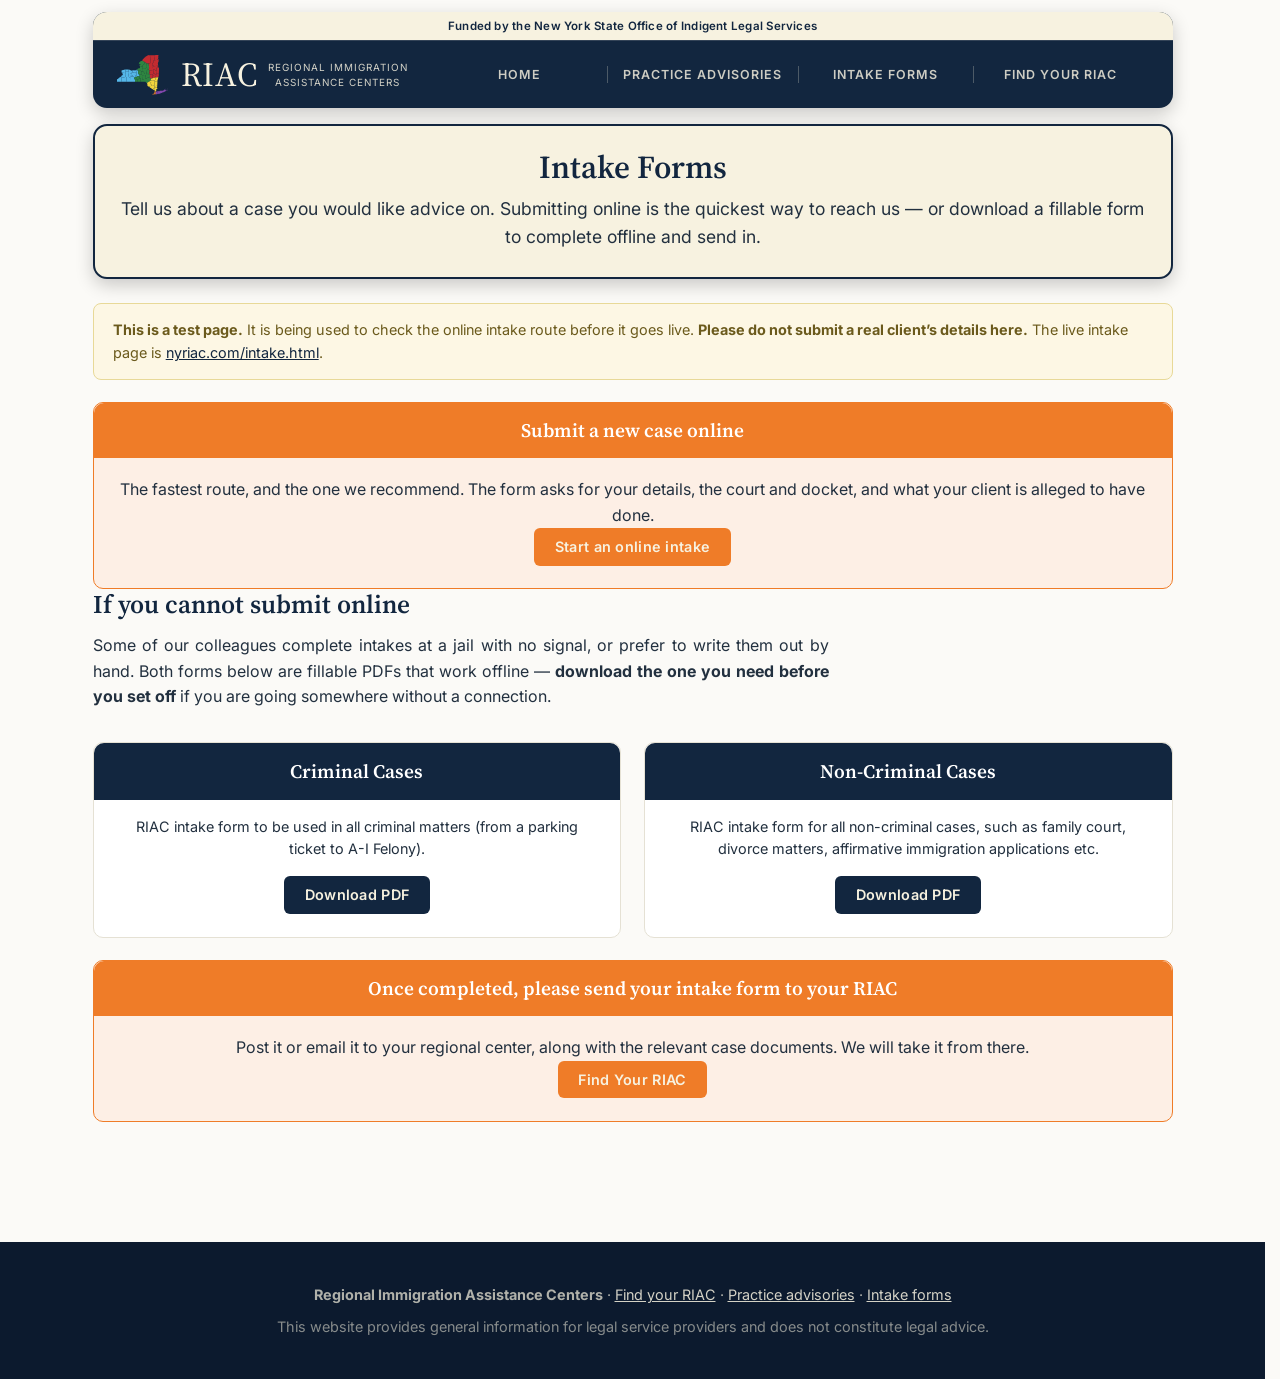
<file: k3n7qv92xr5t8m4w/index.html>
<!DOCTYPE html>
<html lang="en">
<head>
  <meta charset="UTF-8">
  <meta name="viewport" content="width=device-width, initial-scale=1.0">
  <title>Intake — test page — RIAC</title>
  <meta name="robots" content="noindex, nofollow">
  <link rel="icon" href="/images/favicon.svg" type="image/svg+xml">
  <link rel="preconnect" href="https://fonts.googleapis.com">
  <link rel="preconnect" href="https://fonts.gstatic.com" crossorigin>
  <link href="https://fonts.googleapis.com/css2?family=Inter:wght@400;600&family=Source+Serif+4:opsz,wght@8..60,400;8..60,600&display=swap" rel="stylesheet">
  <link rel="stylesheet" href="/css/style.css">
</head>
<!--
  UNLISTED TEST PAGE — not linked from anywhere on this site, and carries noindex/nofollow.
  It exists so the online intake route can be tested end to end before the real Intake Forms
  page is changed. intake.html is deliberately UNTOUCHED and still shows only the PDFs.

  Deliberately NOT listed in robots.txt: that file is public, so naming this folder there
  would publish the address it is meant to keep quiet. The same reasoning applies to
  chief-defender-survey.html, which is also absent from robots.txt.

  Paths here are absolute (/css/, /images/) because this page sits in a subfolder.

  When testing is finished, this content moves into intake.html and this folder is deleted.
-->
<body>

<header class="site-header">
  <div class="header-card">
    <div class="funder-ribbon">Funded by the New York State Office of Indigent Legal Services</div>
    <div class="wrap">
    <a class="brand" href="/index.html">
      <img src="/images/riac-mark.svg" alt="" aria-hidden="true">
      <span class="brand-text">
        <span class="brand-acronym">RIAC</span>
        <span class="brand-full">Regional Immigration<br>Assistance Centers</span>
      </span>
    </a>
    <nav class="site-nav" aria-label="Main">
      <a href="/index.html">Home</a>
      <a href="/advisories.html">Practice Advisories</a>
      <a href="/intake.html">Intake Forms</a>
      <a href="/contact.html">Find Your RIAC</a>
    </nav>
    </div>
  </div>
</header>

<div class="page-head page-head-alt">
  <div class="wrap">
    <h1>Intake Forms</h1>
    <p class="full">Tell us about a case you would like advice on. Submitting online is the quickest way to reach us &mdash; or download a fillable form to complete offline and send in.</p>
  </div>
</div>

<section class="section section-top-tighter">
  <div class="wrap">

    <div class="notice">
      <strong>This is a test page.</strong> It is being used to check the online intake route
      before it goes live. <strong>Please do not submit a real client&rsquo;s details here.</strong>
      The live intake page is <a href="/intake.html">nyriac.com/intake.html</a>.
    </div>

    <!-- PRIMARY ROUTE. This is the Airtable intake form; do not replace it with a form hosted
         on this site. The conflict check is bound to that form and silently stops running on
         anything else. See AIRTABLE.md, "The conflict check only fires from one specific form".
         After the six centers move to separate databases this becomes six links, one per
         region — see AIRTABLE-TODO.md. -->
    <div class="intake-followup">
      <h3>Submit a new case online</h3>
      <p class="summary">The fastest route, and the one we recommend. The form asks for your details, the court and docket, and what your client is alleged to have done.</p>
      <a class="btn btn-download" href="https://airtable.com/appwoHVXRp4vgfJB9/shryvSQtGt8dGjP3l">Start an online intake</a>
    </div>

    <h2 class="section-title">If you cannot submit online</h2>
    <p class="section-intro">Some of our colleagues complete intakes at a jail with no signal, or prefer to write them out by hand. Both forms below are fillable PDFs that work offline &mdash; <strong>download the one you need before you set off</strong> if you are going somewhere without a connection.</p>

    <div class="intake-grid">
      <a class="intake-card" href="/intake-forms/criminal-intake-form.pdf" download>
        <h3>Criminal Cases</h3>
        <p class="summary">RIAC intake form to be used in all criminal matters (from a parking ticket to A-I Felony).</p>
        <span class="btn btn-download">Download PDF</span>
      </a>
      <a class="intake-card" href="/intake-forms/non-criminal-intake-form.pdf" download>
        <h3>Non-Criminal Cases</h3>
        <p class="summary">RIAC intake form for all non-criminal cases, such as family court, divorce matters, affirmative immigration applications etc.</p>
        <span class="btn btn-download">Download PDF</span>
      </a>
    </div>

    <div class="intake-followup">
      <h3>Once completed, please send your intake form to your RIAC</h3>
      <p class="summary">Post it or email it to your regional center, along with the relevant case documents. We will take it from there.</p>
      <a class="btn btn-download" href="/contact.html">Find Your RIAC</a>
    </div>

  </div>
</section>

<footer class="site-footer">
  <div class="wrap">
    <p><strong>Regional Immigration Assistance Centers</strong> &middot; <a href="/contact.html">Find your RIAC</a> &middot; <a href="/advisories.html">Practice advisories</a> &middot; <a href="/intake.html">Intake forms</a></p>
    <p class="fineprint">This website provides general information for legal service providers and does not constitute legal advice.</p>
  </div>
</footer>

</body>
</html>
</file>
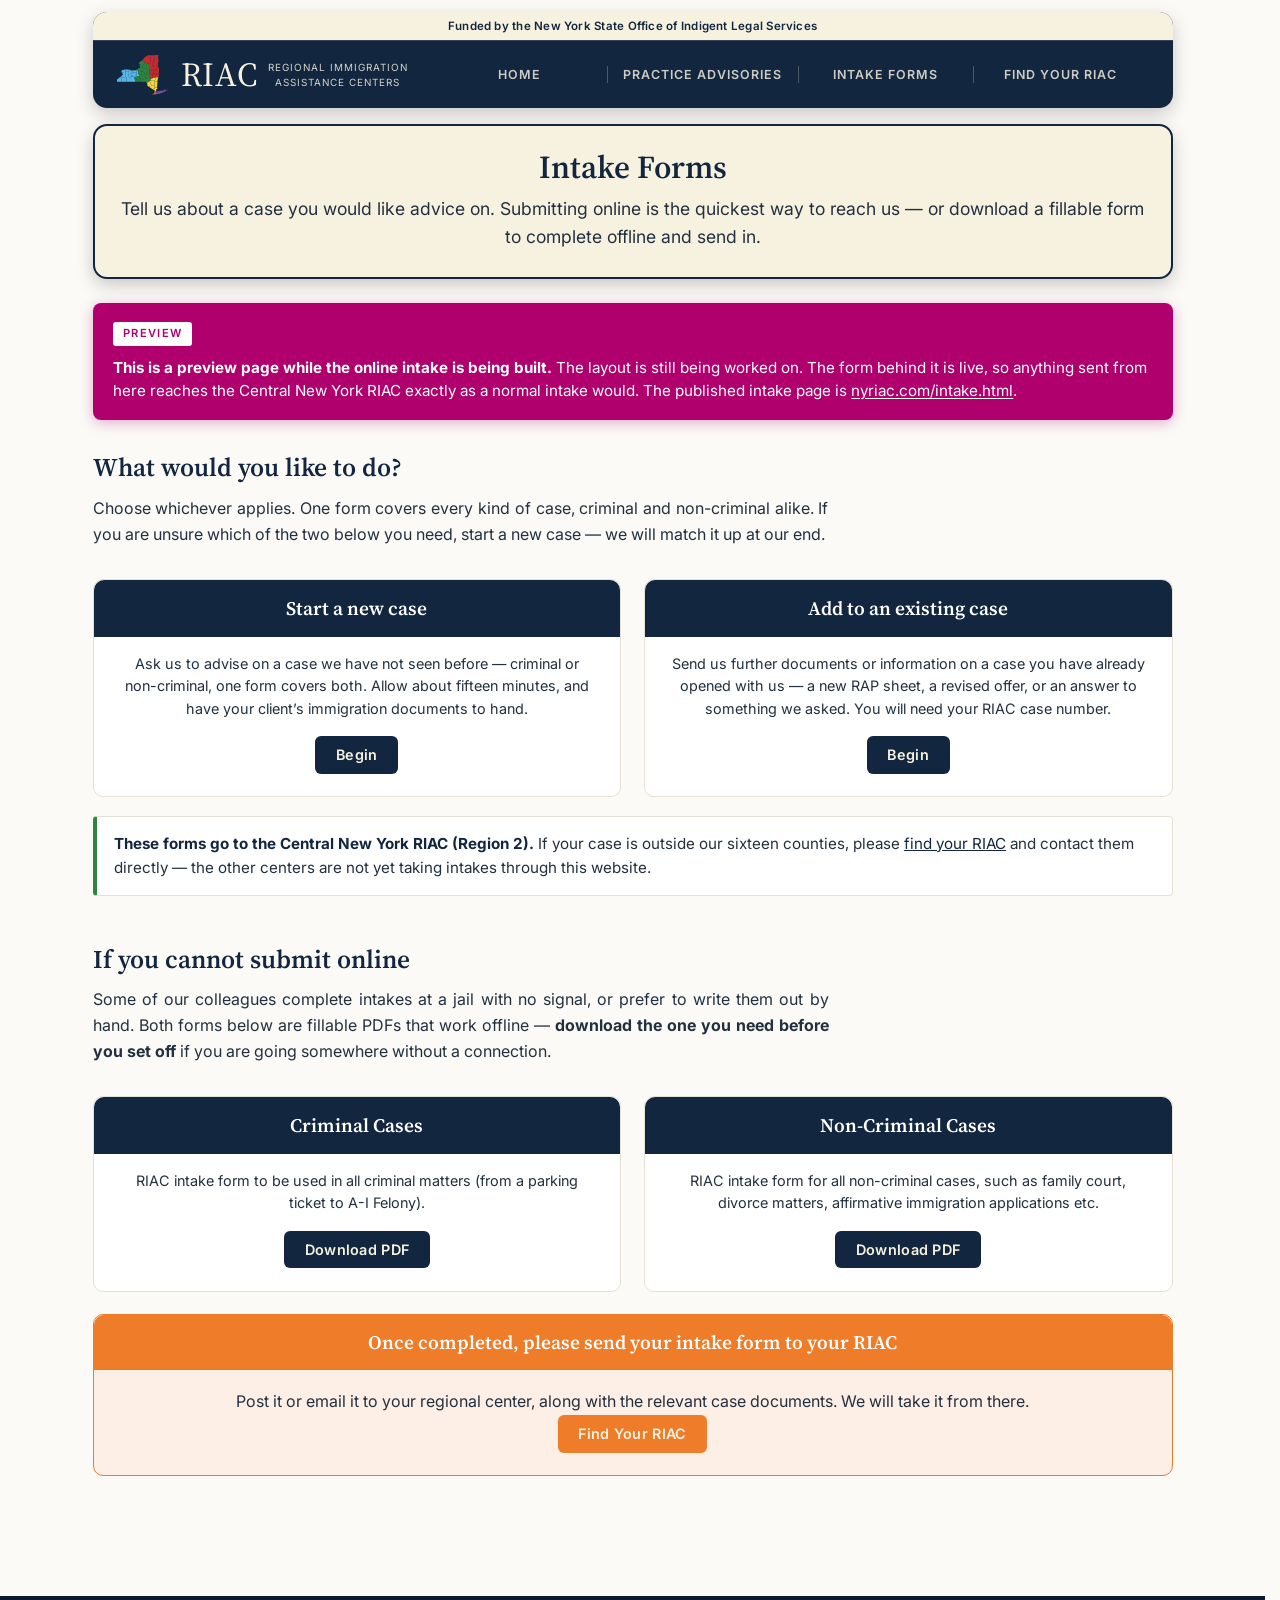
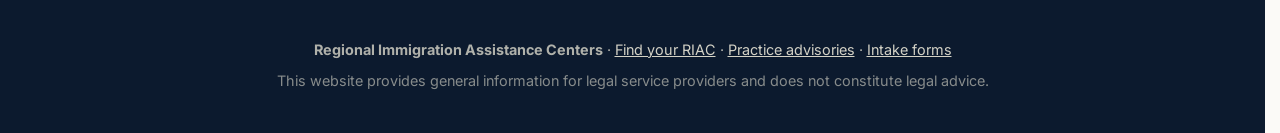
<file: p9vt3xk6qz1md7bw/index.html>
<!DOCTYPE html>
<html lang="en">
<head>
  <meta charset="UTF-8">
  <meta name="viewport" content="width=device-width, initial-scale=1.0">
  <title>Intake — test page — RIAC</title>
  <meta name="robots" content="noindex, nofollow">
  <link rel="icon" href="/images/favicon.svg" type="image/svg+xml">
  <link rel="preconnect" href="https://fonts.googleapis.com">
  <link rel="preconnect" href="https://fonts.gstatic.com" crossorigin>
  <link href="https://fonts.googleapis.com/css2?family=Inter:wght@400;600&family=Source+Serif+4:opsz,wght@8..60,400;8..60,600&display=swap" rel="stylesheet">
  <link rel="stylesheet" href="/css/style.css">
</head>
<!--
  UNLISTED TEST PAGE — not linked from anywhere on this site, and carries noindex/nofollow.
  It exists so the online intake route can be tested end to end before the real Intake Forms
  page is changed. intake.html is deliberately UNTOUCHED and still shows only the PDFs.

  Deliberately NOT listed in robots.txt: that file is public, so naming this folder there
  would publish the address it is meant to keep quiet.

  Paths here are absolute (/css/, /images/) because this page sits in a subfolder.

  STRUCTURE (Aug 2026):
    index.html              this page — the front door, two choice cards
    new-case.html           new case, Airtable form EMBEDDED in the page
    new-case-handoff.html   new case, same page but HANDING OFF to airtable.com
    supplemental.html       adding to an existing case — form not yet published

  new-case.html and new-case-handoff.html are deliberately two versions of the same
  thing, so the embedded and hand-off routes can be compared on a real phone and a real
  desktop before one of them is chosen. Once chosen, delete the other.

  When testing is finished, this content moves into intake.html and this folder is deleted.
-->
<body>

<header class="site-header">
  <div class="header-card">
    <div class="funder-ribbon">Funded by the New York State Office of Indigent Legal Services</div>
    <div class="wrap">
    <a class="brand" href="/index.html">
      <img src="/images/riac-mark.svg" alt="" aria-hidden="true">
      <span class="brand-text">
        <span class="brand-acronym">RIAC</span>
        <span class="brand-full">Regional Immigration<br>Assistance Centers</span>
      </span>
    </a>
    <nav class="site-nav" aria-label="Main">
      <a href="/index.html">Home</a>
      <a href="/advisories.html">Practice Advisories</a>
      <a href="/intake.html">Intake Forms</a>
      <a href="/contact.html">Find Your RIAC</a>
    </nav>
    </div>
  </div>
</header>

<div class="page-head page-head-alt">
  <div class="wrap">
    <h1>Intake Forms</h1>
    <p class="full">Tell us about a case you would like advice on. Submitting online is the quickest way to reach us &mdash; or download a fillable form to complete offline and send in.</p>
  </div>
</div>

<section class="section section-top-tighter">
  <div class="wrap">

    <div class="preview-banner">
      <span class="preview-tag">Preview</span>
      <p><strong>This is a preview page while the online intake is being built.</strong>
      The layout is still being worked on. The form behind it is live, so anything sent
      from here reaches the Central New York RIAC exactly as a normal intake would.
      The published intake page is <a href="/intake.html">nyriac.com/intake.html</a>.</p>
    </div>

    <h2 class="section-title">What would you like to do?</h2>
    <p class="section-intro">Choose whichever applies. One form covers every kind of case, criminal and non-criminal alike. If you are unsure which of the two below you need, start a new case &mdash; we will match it up at our end.</p>

    <div class="intake-grid">
      <a class="intake-card" href="new-case.html">
        <h3>Start a new case</h3>
        <p class="summary">Ask us to advise on a case we have not seen before &mdash; criminal or non-criminal, one form covers both. Allow about fifteen minutes, and have your client&rsquo;s immigration documents to hand.</p>
        <span class="btn btn-download">Begin</span>
      </a>
      <a class="intake-card" href="supplemental.html">
        <h3>Add to an existing case</h3>
        <p class="summary">Send us further documents or information on a case you have already opened with us &mdash; a new RAP sheet, a revised offer, or an answer to something we asked. You will need your RIAC case number.</p>
        <span class="btn btn-download">Begin</span>
      </a>
    </div>

    <div class="recipient">
      <strong>These forms go to the Central New York RIAC (Region 2).</strong>
      If your case is outside our sixteen counties, please
      <a href="/contact.html">find your RIAC</a> and contact them directly &mdash;
      the other centers are not yet taking intakes through this website.
    </div>

    <h2 class="section-title" style="margin-top:3rem">If you cannot submit online</h2>
    <p class="section-intro">Some of our colleagues complete intakes at a jail with no signal, or prefer to write them out by hand. Both forms below are fillable PDFs that work offline &mdash; <strong>download the one you need before you set off</strong> if you are going somewhere without a connection.</p>

    <div class="intake-grid">
      <a class="intake-card" href="/intake-forms/criminal-intake-form.pdf" download>
        <h3>Criminal Cases</h3>
        <p class="summary">RIAC intake form to be used in all criminal matters (from a parking ticket to A-I Felony).</p>
        <span class="btn btn-download">Download PDF</span>
      </a>
      <a class="intake-card" href="/intake-forms/non-criminal-intake-form.pdf" download>
        <h3>Non-Criminal Cases</h3>
        <p class="summary">RIAC intake form for all non-criminal cases, such as family court, divorce matters, affirmative immigration applications etc.</p>
        <span class="btn btn-download">Download PDF</span>
      </a>
    </div>

    <div class="intake-followup">
      <h3>Once completed, please send your intake form to your RIAC</h3>
      <p class="summary">Post it or email it to your regional center, along with the relevant case documents. We will take it from there.</p>
      <a class="btn btn-download" href="/contact.html">Find Your RIAC</a>
    </div>

  </div>
</section>

<footer class="site-footer">
  <div class="wrap">
    <p><strong>Regional Immigration Assistance Centers</strong> &middot; <a href="/contact.html">Find your RIAC</a> &middot; <a href="/advisories.html">Practice advisories</a> &middot; <a href="/intake.html">Intake forms</a></p>
    <p class="fineprint">This website provides general information for legal service providers and does not constitute legal advice.</p>
  </div>
</footer>

</body>
</html>
</file>
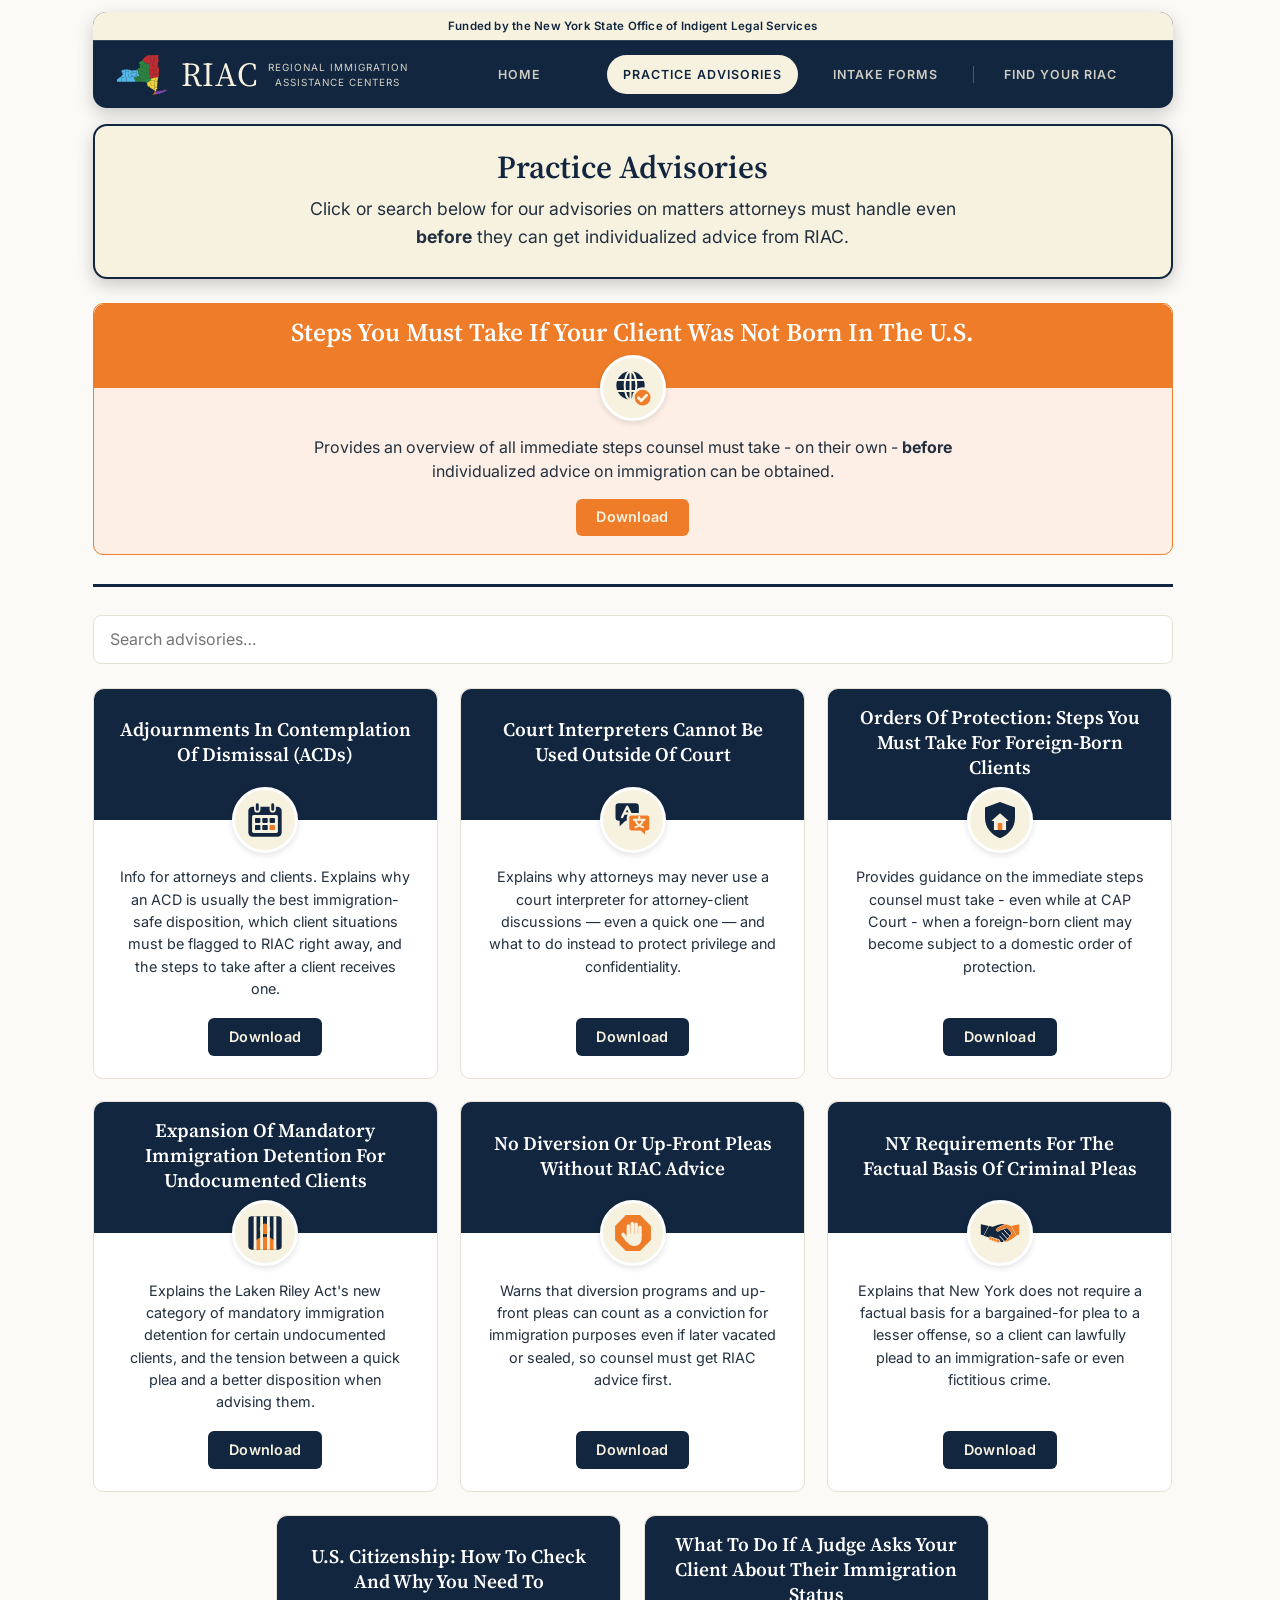
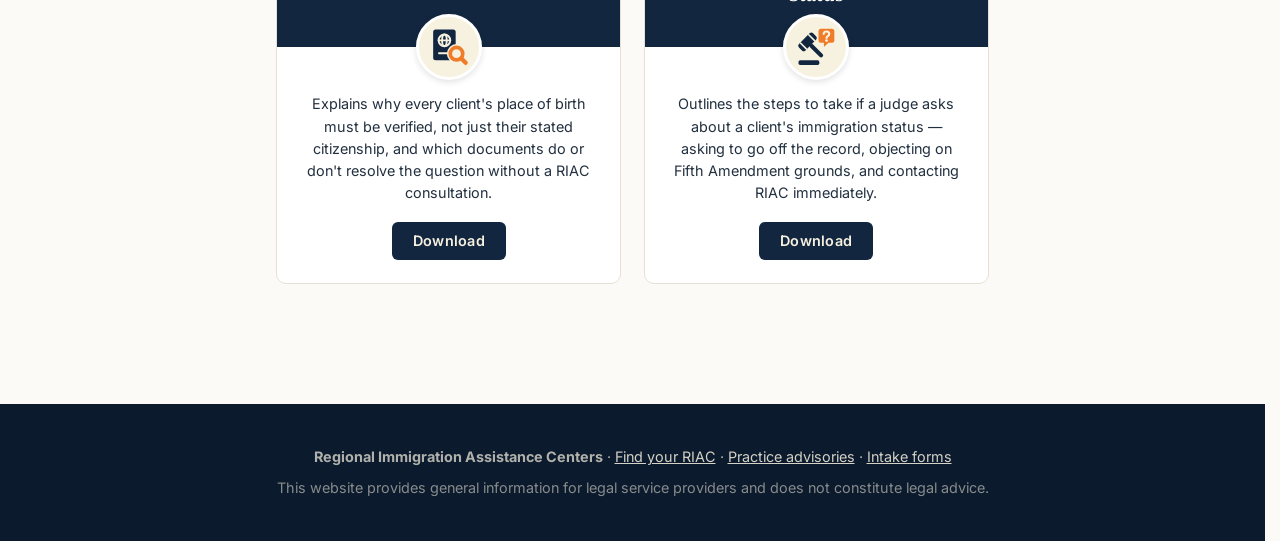
<file: advisories.html>
<!DOCTYPE html>
<html lang="en">
<head>
  <meta charset="UTF-8">
  <meta name="viewport" content="width=device-width, initial-scale=1.0">
  <title>Practice Advisories — RIAC</title>
  <meta name="description" content="Downloadable practice advisories on the immigration consequences of criminal cases, for New York defense attorneys.">
  <link rel="icon" href="images/favicon.svg" type="image/svg+xml">
  <link rel="preconnect" href="https://fonts.googleapis.com">
  <link rel="preconnect" href="https://fonts.gstatic.com" crossorigin>
  <link href="https://fonts.googleapis.com/css2?family=Inter:wght@400;600&family=Source+Serif+4:opsz,wght@8..60,400;8..60,600&display=swap" rel="stylesheet">
  <link rel="stylesheet" href="css/style.css">
</head>
<body>

<header class="site-header">
  <div class="header-card">
    <div class="funder-ribbon">Funded by the New York State Office of Indigent Legal Services</div>
    <div class="wrap">
    <a class="brand" href="index.html">
      <img src="images/riac-mark.svg" alt="" aria-hidden="true">
      <span class="brand-text">
        <span class="brand-acronym">RIAC</span>
        <span class="brand-full">Regional Immigration<br>Assistance Centers</span>
      </span>
    </a>
    <nav class="site-nav" aria-label="Main">
      <a href="index.html">Home</a>
      <a href="advisories.html" aria-current="page">Practice Advisories</a>
      <a href="intake.html">Intake Forms</a>
      <a href="contact.html">Find Your RIAC</a>
    </nav>
    </div>
  </div>
</header>

<div class="page-head page-head-alt">
  <div class="wrap">
    <h1>Practice advisories</h1>
    <p>Click or search below for our advisories on matters attorneys must handle even <strong>before</strong> they can get individualized advice from RIAC.</p>
  </div>
</div>

<section class="section advisories-section">
  <div class="wrap">

    <ul class="advisory-list advisory-list-featured">
      <li class="featured">
        <h3>Steps You Must Take If Your Client Was Not Born In The U.S.<span class="symbol" aria-hidden="true"><svg><use href="images/symbols.svg#i-steps"/></svg></span></h3>
        <p class="summary">Provides an overview of all immediate steps counsel must take - on their own - <strong>before</strong> individualized advice on immigration can be obtained.</p>
        <a class="btn btn-download" href="request.html?doc=advisories%2Fclient-not-born-in-the-us.pdf&amp;title=Steps%20You%20Must%20Take%20If%20Your%20Client%20Was%20Not%20Born%20In%20The%20U.S.">Download</a>
      </li>
    </ul>

    <hr class="advisory-divider">

    <div class="search-bar">
      <input type="search" id="advisory-search" placeholder="Search advisories&hellip;" aria-label="Search advisories">
    </div>

    <ul class="advisory-list" id="advisory-list">
      <li>
        <h3>Adjournments In Contemplation Of Dismissal (ACDs)<span class="symbol" aria-hidden="true"><svg><use href="images/symbols.svg#i-acd"/></svg></span></h3>
        <p class="summary">Info for attorneys and clients. Explains why an ACD is usually the best immigration-safe disposition, which client situations must be flagged to RIAC right away, and the steps to take after a client receives one.</p>
        <a class="btn btn-download" href="request.html?doc=advisories%2Finfo-for-attorneys-and-clients-regarding-acds.pdf&amp;title=Adjournments%20In%20Contemplation%20Of%20Dismissal%20%28ACDs%29">Download</a>
      </li>
      <li>
        <h3>Court Interpreters Cannot Be Used Outside Of Court<span class="symbol" aria-hidden="true"><svg><use href="images/symbols.svg#i-interpreter"/></svg></span></h3>
        <p class="summary">Explains why attorneys may never use a court interpreter for attorney-client discussions &mdash; even a quick one &mdash; and what to do instead to protect privilege and confidentiality.</p>
        <a class="btn btn-download" href="request.html?doc=advisories%2Fcourt-interpreters-cannot-be-used-outside-court.pdf&amp;title=Court%20Interpreters%20Cannot%20Be%20Used%20Outside%20Of%20Court">Download</a>
      </li>
      <li>
        <h3>Orders Of Protection: Steps You Must Take For Foreign-Born Clients<span class="symbol" aria-hidden="true"><svg><use href="images/symbols.svg#i-protection"/></svg></span></h3>
        <p class="summary">Provides guidance on the immediate steps counsel must take - even while at CAP Court - when a foreign-born client may become subject to a domestic order of protection.</p>
        <a class="btn btn-download" href="request.html?doc=advisories%2Fdomestic-orders-of-protection.pdf&amp;title=Orders%20Of%20Protection%3A%20Steps%20You%20Must%20Take%20For%20Foreign-Born%20Clients">Download</a>
      </li>
      <li>
        <h3>Expansion Of Mandatory Immigration Detention For Undocumented Clients<span class="symbol" aria-hidden="true"><svg><use href="images/symbols.svg#i-detention"/></svg></span></h3>
        <p class="summary">Explains the Laken Riley Act's new category of mandatory immigration detention for certain undocumented clients, and the tension between a quick plea and a better disposition when advising them.</p>
        <a class="btn btn-download" href="request.html?doc=advisories%2Fmandatory-detention-undocumented-clients-open-cases.pdf&amp;title=Expansion%20Of%20Mandatory%20Immigration%20Detention%20For%20Undocumented%20Clients">Download</a>
      </li>
      <li>
        <h3>No Diversion Or Up-Front Pleas Without RIAC Advice<span class="symbol" aria-hidden="true"><svg><use href="images/symbols.svg#i-stop"/></svg></span></h3>
        <p class="summary">Warns that diversion programs and up-front pleas can count as a conviction for immigration purposes even if later vacated or sealed, so counsel must get RIAC advice first.</p>
        <a class="btn btn-download" href="request.html?doc=advisories%2Fno-diversion-or-up-front-pleas-without-riac-advice.pdf&amp;title=No%20Diversion%20Or%20Up-Front%20Pleas%20Without%20RIAC%20Advice">Download</a>
      </li>
      <li>
        <h3>NY Requirements For The Factual Basis Of Criminal Pleas<span class="symbol" aria-hidden="true"><svg><use href="images/symbols.svg#i-plea"/></svg></span></h3>
        <p class="summary">Explains that New York does not require a factual basis for a bargained-for plea to a lesser offense, so a client can lawfully plead to an immigration-safe or even fictitious crime.</p>
        <a class="btn btn-download" href="request.html?doc=advisories%2Fny-factual-basis-of-criminal-pleas.pdf&amp;title=NY%20Requirements%20For%20The%20Factual%20Basis%20Of%20Criminal%20Pleas">Download</a>
      </li>
      <li>
        <h3>U.S. Citizenship: How To Check And Why You Need To<span class="symbol" aria-hidden="true"><svg><use href="images/symbols.svg#i-citizenship"/></svg></span></h3>
        <p class="summary">Explains why every client's place of birth must be verified, not just their stated citizenship, and which documents do or don't resolve the question without a RIAC consultation.</p>
        <a class="btn btn-download" href="request.html?doc=advisories%2Fhow-to-check-for-us-citizenship.pdf&amp;title=U.S.%20Citizenship%3A%20How%20To%20Check%20And%20Why%20You%20Need%20To">Download</a>
      </li>
      <li>
        <h3>What To Do If A Judge Asks Your Client About Their Immigration Status<span class="symbol" aria-hidden="true"><svg><use href="images/symbols.svg#i-judge"/></svg></span></h3>
        <p class="summary">Outlines the steps to take if a judge asks about a client's immigration status &mdash; asking to go off the record, objecting on Fifth Amendment grounds, and contacting RIAC immediately.</p>
        <a class="btn btn-download" href="request.html?doc=advisories%2Fjudge-asks-immigration-status.pdf&amp;title=What%20To%20Do%20If%20A%20Judge%20Asks%20Your%20Client%20About%20Their%20Immigration%20Status">Download</a>
      </li>
    </ul>

    <p class="no-results" id="advisory-no-results" hidden>No advisories match your search.</p>
  </div>
</section>

<footer class="site-footer">
  <div class="wrap">
    <p><strong>Regional Immigration Assistance Centers</strong> &middot; <a href="contact.html">Find your RIAC</a> &middot; <a href="advisories.html">Practice advisories</a> &middot; <a href="intake.html">Intake forms</a></p>
    <p class="fineprint">This website provides general information for legal service providers and does not constitute legal advice.</p>
  </div>
</footer>

<script src="js/advisory-search.js"></script>

</body>
</html>
</file>
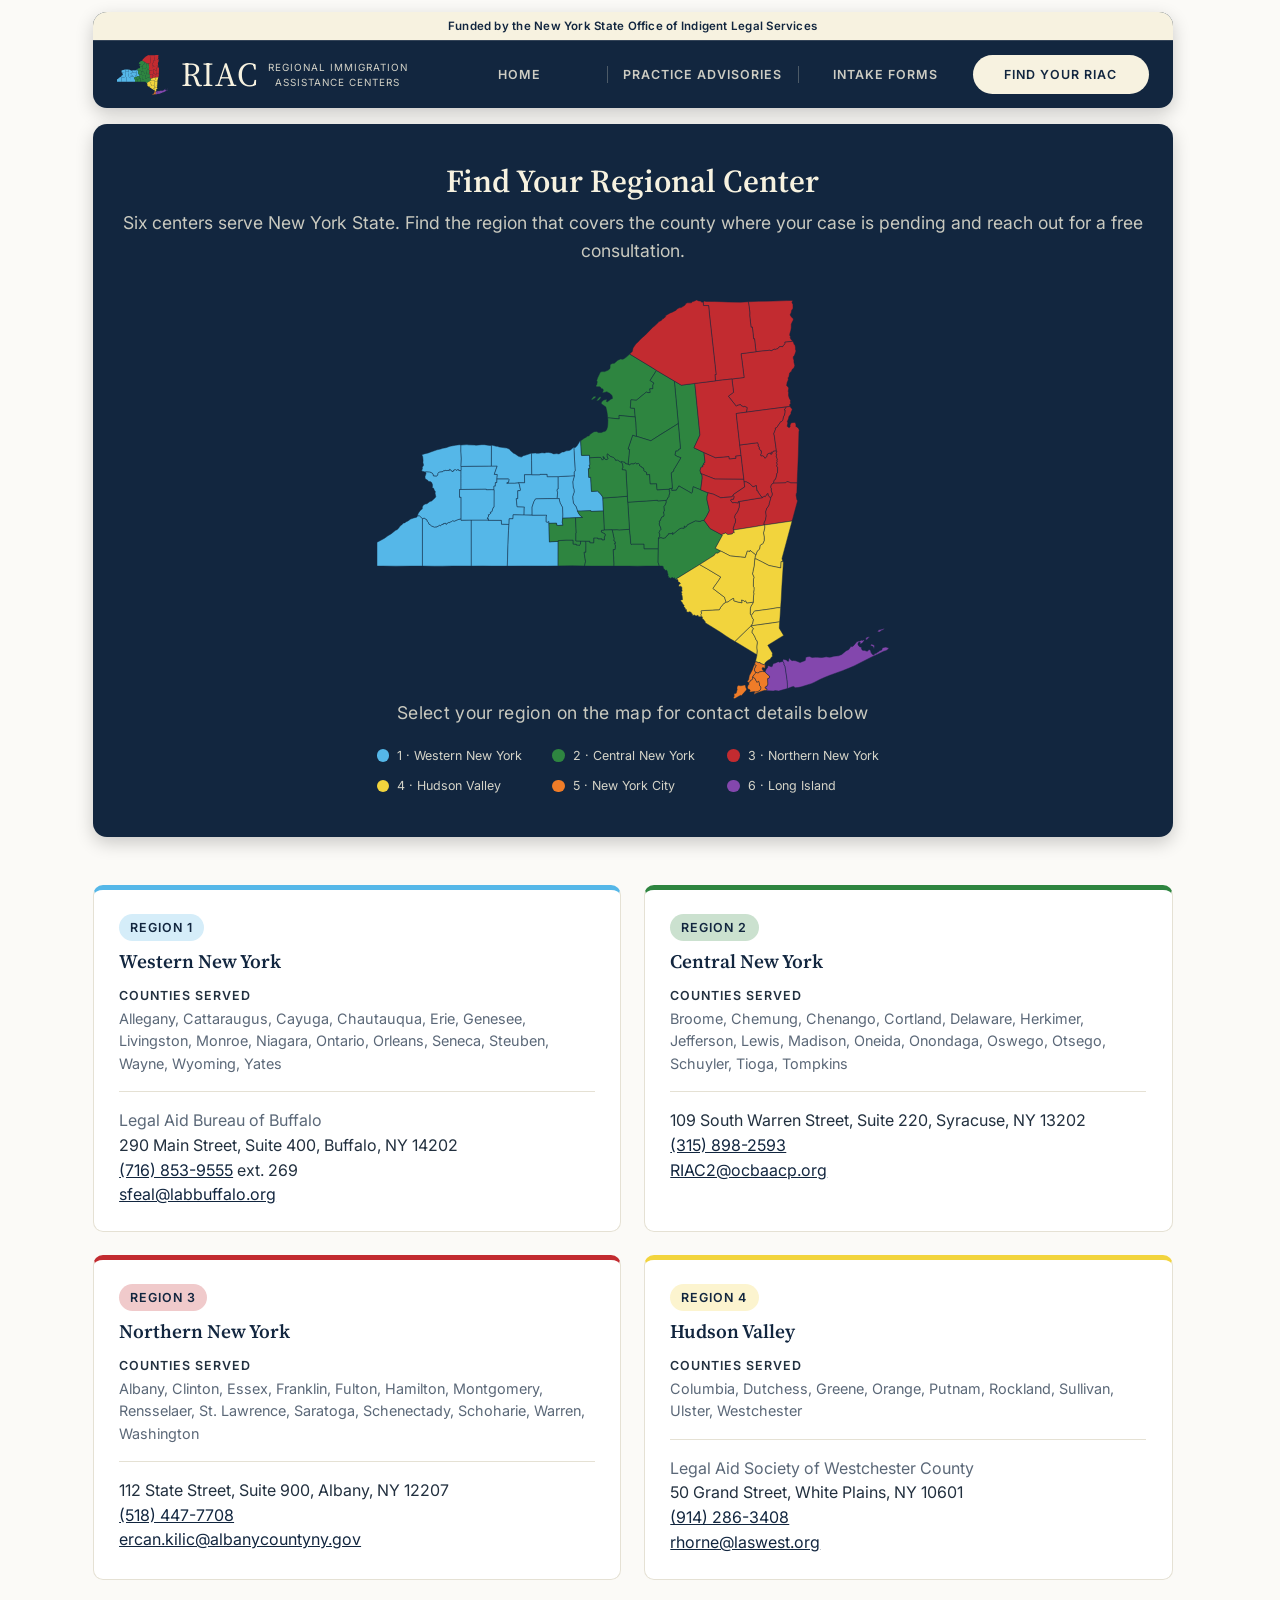
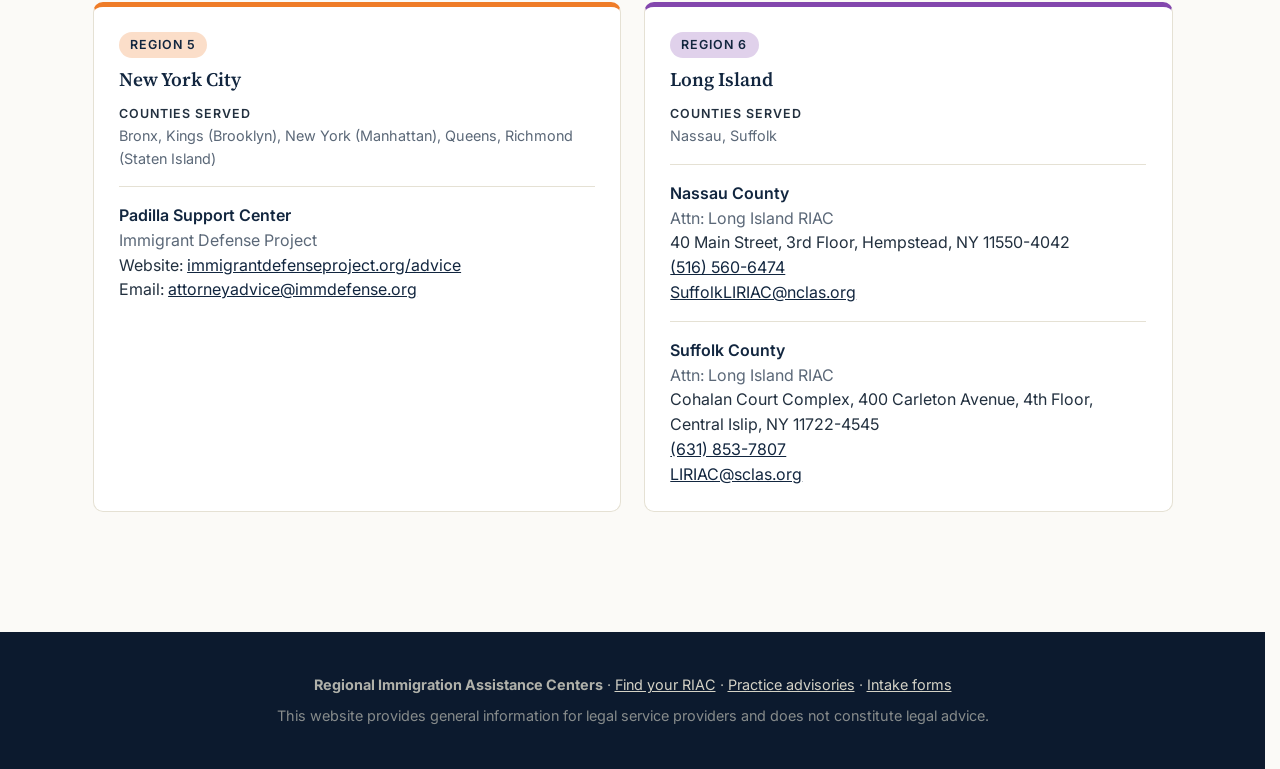
<file: contact.html>
<!DOCTYPE html>
<html lang="en">
<head>
  <meta charset="UTF-8">
  <meta name="viewport" content="width=device-width, initial-scale=1.0">
  <title>Find Your RIAC — RIAC</title>
  <meta name="description" content="Contact details for the six Regional Immigration Assistance Centers serving New York State, by county.">
  <link rel="icon" href="images/favicon.svg" type="image/svg+xml">
  <link rel="preconnect" href="https://fonts.googleapis.com">
  <link rel="preconnect" href="https://fonts.gstatic.com" crossorigin>
  <link href="https://fonts.googleapis.com/css2?family=Inter:wght@400;600&family=Source+Serif+4:opsz,wght@8..60,400;8..60,600&display=swap" rel="stylesheet">
  <link rel="stylesheet" href="css/style.css">
</head>
<body>

<header class="site-header">
  <div class="header-card">
    <div class="funder-ribbon">Funded by the New York State Office of Indigent Legal Services</div>
    <div class="wrap">
    <a class="brand" href="index.html">
      <img src="images/riac-mark.svg" alt="" aria-hidden="true">
      <span class="brand-text">
        <span class="brand-acronym">RIAC</span>
        <span class="brand-full">Regional Immigration<br>Assistance Centers</span>
      </span>
    </a>
    <nav class="site-nav" aria-label="Main">
      <a href="index.html">Home</a>
      <a href="advisories.html">Practice Advisories</a>
      <a href="intake.html">Intake Forms</a>
      <a href="contact.html" aria-current="page">Find Your RIAC</a>
    </nav>
    </div>
  </div>
</header>

<div class="page-head">
  <div class="wrap">
    <h1>Find your regional center</h1>
    <p class="full">Six centers serve New York State. Find the region that covers the county where your case is pending and reach out for a free consultation.</p>
    <div class="map-panel">
      <svg class="riac-map" viewBox="0 0 900 701" xmlns="http://www.w3.org/2000/svg" role="img" aria-labelledby="mapTitle2">
<title id="mapTitle2">Map of New York State: the six RIAC regions. Select a region for contact details.</title>
<a href="#region-1" class="map-region" aria-label="Region 1: Western New York">
<g fill="#55b7e8">
<path d="M165.4,386.8L195.8,386.8L196.2,386.7L195.6,387.2L218.7,387.3L218.8,394.0L232.1,394.5L231.2,405.0L230.0,437.8L229.1,467.8L200.9,467.8L186.4,467.5L169.7,467.7L165.5,467.7L165.4,386.8Z"><title>Allegany County — Region 1: Western New York</title></path>
<path d="M79.8,384.2L83.0,383.4L88.1,386.7L88.3,389.2L90.5,391.0L91.6,394.3L93.5,395.0L95.9,397.2L100.7,399.1L105.4,398.8L110.1,395.9L111.7,397.0L113.7,394.6L116.4,394.3L116.6,393.1L120.8,392.3L121.4,394.4L125.2,391.2L127.1,391.5L127.9,390.4L130.8,389.6L132.5,388.1L136.5,388.7L140.5,386.7L147.8,384.4L147.7,387.1L165.4,386.8L165.5,467.7L132.7,467.6L115.2,467.9L101.0,468.0L79.8,467.7L79.8,384.2Z"><title>Cattaraugus County — Region 1: Western New York</title></path>
<path d="M347.0,308.8L346.5,307.4L346.5,302.8L348.3,300.1L346.0,259.3L348.8,259.1L352.0,255.7L356.5,248.5L358.0,247.6L359.4,272.9L359.9,273.2L373.5,272.8L373.7,277.3L374.4,289.9L372.9,290.5L374.5,295.9L371.6,296.6L372.3,311.8L375.6,311.6L377.0,336.5L387.6,335.9L393.5,341.5L396.9,346.6L397.0,348.0L398.0,370.9L376.1,371.7L376.0,370.3L358.3,371.1L352.4,370.9L350.2,363.7L345.3,357.1L344.3,350.7L344.0,345.2L346.6,337.5L346.2,332.8L344.8,328.9L344.1,319.6L347.0,308.8Z"><title>Cayuga County — Region 1: Western New York</title></path>
<path d="M71.2,379.3L74.5,379.2L79.8,384.2L79.8,467.7L58.3,467.8L33.0,467.9L10.4,467.7L0.1,467.8L0.0,464.6L0.0,425.8L5.0,423.4L13.3,418.7L19.1,414.6L24.6,411.2L32.7,404.9L35.1,403.8L37.9,401.2L40.6,397.3L43.3,395.3L46.7,391.8L49.0,391.8L50.6,390.1L54.5,388.3L59.1,385.1L64.7,383.0L69.8,381.7L71.2,379.3Z"><title>Chautauqua County — Region 1: Western New York</title></path>
<path d="M84.5,302.3L85.6,301.8L93.0,302.2L96.8,304.1L98.6,305.7L99.2,309.1L105.0,309.5L106.6,307.0L107.0,304.6L109.3,302.3L115.9,301.6L117.7,299.2L118.7,300.0L121.2,299.2L122.9,300.1L124.9,299.2L126.8,300.0L127.5,297.5L130.1,299.0L131.8,301.4L133.9,301.2L135.0,298.8L137.9,298.1L139.1,299.3L141.3,298.8L142.5,297.3L143.9,299.8L146.8,299.9L147.7,298.8L147.7,333.1L145.2,333.1L145.0,346.6L147.8,346.6L147.8,384.4L140.5,386.7L136.5,388.7L132.5,388.1L130.8,389.6L127.9,390.4L127.1,391.5L125.2,391.2L121.4,394.4L120.8,392.3L116.6,393.1L116.4,394.3L113.7,394.6L111.7,397.0L110.1,395.9L105.4,398.8L100.7,399.1L95.9,397.2L93.5,395.0L91.6,394.3L90.5,391.0L88.3,389.2L88.1,386.7L83.0,383.4L79.8,384.2L74.5,379.2L71.2,379.3L72.0,376.1L74.1,372.5L77.8,368.4L79.5,367.6L79.7,364.0L81.2,360.7L84.6,358.8L87.8,358.2L93.1,354.1L96.1,353.3L101.7,348.2L103.4,346.0L102.0,339.4L102.7,337.1L101.3,335.3L99.1,330.4L96.7,330.1L97.5,328.1L97.5,324.4L96.0,320.8L94.4,319.4L91.1,319.1L89.6,317.4L85.4,314.8L84.5,313.4L84.4,310.3L86.2,305.2L85.5,302.6L84.5,302.3Z"><title>Erie County — Region 1: Western New York</title></path>
<path d="M147.6,292.6L165.2,292.2L200.9,291.9L211.3,291.8L206.2,306.4L211.5,306.8L210.8,314.4L210.7,321.1L208.1,321.0L208.0,327.2L205.6,327.1L205.7,333.8L201.1,333.5L192.1,333.7L192.1,332.7L147.7,333.1L147.7,298.8L147.6,292.6Z"><title>Genesee County — Region 1: Western New York</title></path>
<path d="M205.7,333.8L205.6,327.1L208.0,327.2L208.1,321.0L210.7,321.1L210.8,314.4L231.2,314.4L232.4,315.8L231.1,321.0L228.0,321.8L241.9,321.9L248.4,321.2L249.8,322.4L252.2,333.3L251.6,335.2L247.5,335.2L247.5,349.3L244.8,349.3L246.3,363.4L259.0,363.7L258.7,367.4L258.5,378.1L239.3,377.6L239.1,384.6L232.4,384.6L232.1,394.5L218.8,394.0L218.7,387.3L195.6,387.2L196.2,386.7L195.7,384.6L193.7,385.0L195.1,381.1L196.8,379.5L195.1,377.8L198.0,376.9L199.9,374.7L198.8,373.1L201.7,372.3L204.1,364.8L205.6,364.1L205.7,333.8Z"><title>Livingston County — Region 1: Western New York</title></path>
<path d="M201.1,255.9L203.3,255.3L209.4,257.2L211.4,257.2L214.8,258.3L225.0,259.9L228.3,260.2L233.1,262.4L234.6,264.7L240.0,269.2L242.9,270.5L248.7,274.8L253.6,276.2L257.4,273.7L260.2,273.1L269.9,269.7L271.6,269.5L271.7,282.1L272.1,307.2L259.2,307.2L259.5,321.4L248.4,321.2L241.9,321.9L228.0,321.8L231.1,321.0L232.4,315.8L231.2,314.4L210.8,314.4L211.5,306.8L206.2,306.4L211.3,291.8L200.9,291.9L201.1,255.9Z"><title>Monroe County — Region 1: Western New York</title></path>
<path d="M147.6,255.0L147.5,265.6L148.2,279.0L147.6,292.6L147.7,298.8L146.8,299.9L143.9,299.8L142.5,297.3L141.3,298.8L139.1,299.3L137.9,298.1L135.0,298.8L133.9,301.2L131.8,301.4L130.1,299.0L127.5,297.5L126.8,300.0L124.9,299.2L122.9,300.1L121.2,299.2L118.7,300.0L117.7,299.2L115.9,301.6L109.3,302.3L107.0,304.6L106.6,307.0L105.0,309.5L99.2,309.1L98.6,305.7L96.8,304.1L93.0,302.2L85.6,301.8L84.5,302.3L78.3,300.5L79.9,296.2L79.6,293.9L81.9,290.3L80.7,285.6L81.0,281.9L80.4,275.6L78.7,271.9L84.5,270.1L89.9,268.9L94.6,267.1L105.6,263.3L112.0,261.8L115.5,260.7L121.2,259.6L128.4,257.1L138.3,255.2L144.9,254.4L147.6,255.0Z"><title>Niagara County — Region 1: Western New York</title></path>
<path d="M248.4,321.2L259.5,321.4L259.2,307.2L272.1,307.2L286.3,307.2L286.5,306.4L299.1,306.4L299.2,310.6L318.5,310.5L318.6,332.2L316.9,332.8L316.6,334.7L317.4,338.3L316.9,347.7L317.7,349.1L300.4,349.2L278.8,349.6L276.0,354.0L272.6,364.0L272.7,378.2L258.5,378.1L258.7,367.4L259.0,363.7L246.3,363.4L244.8,349.3L247.5,349.3L247.5,335.2L251.6,335.2L252.2,333.3L249.8,322.4L248.4,321.2Z"><title>Ontario County — Region 1: Western New York</title></path>
<path d="M147.6,255.0L158.4,254.2L159.7,254.6L172.0,255.0L174.0,255.3L184.1,254.3L188.7,254.3L197.9,255.7L201.1,255.9L200.9,291.9L165.2,292.2L147.6,292.6L148.2,279.0L147.5,265.6L147.6,255.0Z"><title>Orleans County — Region 1: Western New York</title></path>
<path d="M318.5,310.5L347.0,308.8L344.1,319.6L344.8,328.9L346.2,332.8L346.6,337.5L344.0,345.2L344.3,350.7L345.3,357.1L350.2,363.7L352.4,370.9L354.8,375.8L357.9,379.7L361.6,382.3L349.0,382.8L326.3,383.6L326.5,377.9L326.1,364.7L321.8,356.6L320.5,351.3L320.4,349.1L317.7,349.1L316.9,347.7L317.4,338.3L316.6,334.7L316.9,332.8L318.6,332.2L318.5,310.5Z"><title>Seneca County — Region 1: Western New York</title></path>
<path d="M232.1,394.5L232.4,384.6L239.1,384.6L239.3,377.6L258.5,378.1L272.7,378.2L298.1,378.1L297.4,381.7L297.4,390.1L299.9,390.5L302.2,389.2L302.2,392.6L303.1,425.4L305.9,424.9L318.4,424.4L318.3,467.4L300.2,467.7L256.9,467.6L229.1,467.8L230.0,437.8L231.2,405.0L232.1,394.5Z"><title>Steuben County — Region 1: Western New York</title></path>
<path d="M271.6,269.5L278.6,269.0L279.8,269.4L284.3,269.5L290.1,268.5L294.7,268.9L298.1,268.0L301.7,267.9L306.8,269.0L310.6,270.5L315.7,270.0L319.9,270.6L325.3,267.3L328.4,267.1L332.4,265.2L337.8,264.5L340.7,263.2L345.0,259.3L346.0,259.3L348.3,300.1L346.5,302.8L346.5,307.4L347.0,308.8L318.5,310.5L299.2,310.6L299.1,306.4L286.5,306.4L286.3,307.2L272.1,307.2L271.7,282.1L271.6,269.5Z"><title>Wayne County — Region 1: Western New York</title></path>
<path d="M147.7,333.1L192.1,332.7L192.1,333.7L201.1,333.5L205.7,333.8L205.6,364.1L204.1,364.8L201.7,372.3L198.8,373.1L199.9,374.7L198.0,376.9L195.1,377.8L196.8,379.5L195.1,381.1L193.7,385.0L195.7,384.6L196.2,386.7L195.8,386.8L165.4,386.8L147.7,387.1L147.8,384.4L147.8,346.6L145.0,346.6L145.2,333.1L147.7,333.1Z"><title>Wyoming County — Region 1: Western New York</title></path>
<path d="M317.7,349.1L320.4,349.1L320.5,351.3L321.8,356.6L326.1,364.7L326.5,377.9L326.3,383.6L325.7,391.0L327.0,395.8L318.5,396.4L315.8,395.8L315.6,392.4L302.2,392.6L302.2,389.2L299.9,390.5L297.4,390.1L297.4,381.7L298.1,378.1L272.7,378.2L272.6,364.0L276.0,354.0L278.8,349.6L300.4,349.2L317.7,349.1Z"><title>Yates County — Region 1: Western New York</title></path>
</g></a>
<a href="#region-2" class="map-region" aria-label="Region 2: Central New York">
<g fill="#2e8540">
<path d="M413.4,404.0L421.7,403.7L425.9,404.1L443.7,403.1L445.1,414.0L446.0,427.3L446.9,429.7L448.8,429.0L469.4,429.0L469.6,437.3L494.5,437.3L494.1,461.1L496.3,467.7L472.6,467.7L457.6,467.9L443.0,467.8L416.2,467.8L416.3,462.7L415.9,456.0L415.9,451.9L415.0,438.8L418.4,438.6L419.0,431.9L417.3,427.7L419.1,427.6L418.3,424.4L416.1,423.0L416.7,419.5L413.4,404.0Z"><title>Broome County — Region 2: Central New York</title></path>
<path d="M318.3,467.4L318.4,424.4L318.4,423.0L332.3,422.0L344.7,422.1L344.9,429.1L350.2,429.1L350.2,430.7L354.5,430.7L355.2,431.4L357.7,429.0L357.8,423.7L367.0,423.9L367.3,428.8L367.2,443.5L364.2,443.4L364.6,447.2L366.6,459.6L364.8,467.6L342.9,467.3L318.3,467.4Z"><title>Chemung County — Region 2: Central New York</title></path>
<path d="M440.8,355.4L493.3,352.0L493.4,353.2L508.4,352.2L508.4,356.2L506.4,360.6L504.5,363.1L505.3,371.0L503.7,372.5L504.9,378.0L503.7,380.4L500.3,381.9L497.8,388.3L496.2,388.7L497.1,392.1L496.1,393.3L496.7,396.1L498.1,398.6L499.5,403.1L497.4,405.4L495.8,408.6L497.2,412.8L496.8,415.5L494.8,418.9L494.5,437.3L469.6,437.3L469.4,429.0L448.8,429.0L446.9,429.7L446.0,427.3L445.1,414.0L443.7,403.1L442.6,383.4L440.8,355.4Z"><title>Chenango County — Region 2: Central New York</title></path>
<path d="M397.0,348.0L406.0,347.5L440.1,345.0L440.8,355.4L442.6,383.4L443.7,403.1L425.9,404.1L421.7,403.7L413.4,404.0L399.4,404.4L398.0,370.9L397.0,348.0Z"><title>Cortland County — Region 2: Central New York</title></path>
<path d="M494.5,437.3L494.8,418.9L499.1,417.6L503.2,418.8L507.1,417.8L508.8,415.0L511.5,413.1L512.3,410.7L517.3,410.6L520.4,408.7L519.7,412.0L531.5,402.4L535.4,400.8L539.9,401.1L540.1,397.2L543.0,399.3L545.7,395.0L559.9,388.1L568.0,389.3L571.2,387.6L574.9,387.3L585.5,401.8L605.5,412.5L607.2,413.5L594.8,436.4L604.5,441.4L598.6,445.1L595.5,444.9L592.9,448.8L567.1,465.1L542.4,480.2L525.4,490.7L523.7,490.9L523.0,488.2L521.2,489.2L519.6,487.9L517.6,488.1L516.6,489.7L514.4,488.2L512.1,487.6L512.4,485.6L511.2,485.1L511.6,482.0L510.6,479.7L510.3,477.1L508.7,474.6L506.8,475.5L504.6,472.5L503.1,471.6L503.3,468.7L501.2,467.7L496.3,467.7L494.1,461.1L494.5,437.3Z"><title>Delaware County — Region 2: Central New York</title></path>
<path d="M529.6,217.2L522.7,142.5L535.0,149.7L558.7,146.6L567.7,237.1L557.2,259.9L574.8,268.2L576.7,285.5L574.2,287.0L575.2,289.4L572.4,290.2L573.0,293.1L569.6,294.0L567.9,299.6L569.4,305.2L571.3,307.8L571.7,313.1L569.0,333.7L555.9,328.3L554.1,338.6L552.7,339.7L547.3,336.4L530.6,326.8L526.2,334.3L518.1,334.8L518.0,331.2L519.2,331.0L517.2,304.4L518.5,302.5L521.3,300.9L521.7,297.9L523.8,294.7L534.2,277.3L528.1,275.2L523.6,272.5L525.3,265.2L528.5,265.3L530.7,262.1L533.4,261.3L529.6,217.2Z"><title>Herkimer County — Region 2: Central New York</title></path>
<path d="M444.2,95.0L484.1,119.2L491.3,123.8L480.0,141.5L486.9,146.0L484.9,149.6L485.0,156.0L479.5,156.2L480.3,162.5L476.4,162.9L473.4,161.9L455.8,176.3L446.4,175.5L445.3,189.8L452.5,190.3L453.9,205.7L425.4,202.9L425.8,209.0L405.4,207.1L404.9,201.1L404.0,195.7L402.2,187.9L394.2,182.5L394.5,179.7L395.7,178.0L398.6,175.8L404.5,174.5L403.2,178.5L405.2,178.8L410.8,174.5L413.8,173.3L413.7,170.4L412.7,167.6L409.0,163.9L405.5,162.5L404.6,161.3L396.0,163.3L397.7,159.5L397.6,157.3L396.2,156.1L394.5,156.2L393.2,153.6L391.7,152.7L385.5,152.6L384.8,150.2L386.1,149.4L387.2,143.9L386.1,141.9L387.8,136.8L392.7,126.6L395.6,125.9L400.3,125.9L406.5,123.2L409.6,120.3L409.8,114.0L413.4,111.5L417.2,111.1L423.1,106.1L428.2,103.6L431.7,104.3L434.0,103.4L438.2,100.4L444.2,95.0ZM385.7,176.9L388.8,172.9L391.9,170.2L394.0,170.3L393.3,172.2L390.2,176.3L387.2,177.3L385.7,176.9ZM376.6,174.5L381.4,169.0L385.2,169.7L384.0,171.7L378.0,175.7L376.6,174.5Z"><title>Jefferson County — Region 2: Central New York</title></path>
<path d="M491.3,123.8L512.4,136.4L522.7,142.5L529.6,217.2L516.5,225.4L497.4,237.2L481.4,247.5L456.0,239.6L454.8,215.6L453.9,205.7L452.5,190.3L445.3,189.8L446.4,175.5L455.8,176.3L473.4,161.9L476.4,162.9L480.3,162.5L479.5,156.2L485.0,156.0L484.9,149.6L486.9,146.0L480.0,141.5L491.3,123.8Z"><title>Lewis County — Region 2: Central New York</title></path>
<path d="M441.4,288.4L443.3,289.8L446.5,287.7L451.3,287.9L454.6,286.2L456.4,287.9L459.7,287.3L461.6,289.1L461.6,291.2L464.9,292.9L465.9,294.7L467.8,294.9L469.3,297.7L469.1,300.0L473.9,303.0L474.2,307.1L479.2,306.7L480.3,323.1L491.5,322.9L492.3,333.7L513.9,332.5L514.0,336.6L514.8,338.2L513.3,344.2L513.5,345.9L511.0,347.8L510.2,350.6L508.4,352.2L493.4,353.2L493.3,352.0L440.8,355.4L440.1,345.0L437.6,299.2L431.1,298.4L431.0,296.6L432.2,294.0L431.5,288.6L429.0,284.1L429.4,283.9L435.9,285.1L436.8,287.5L441.4,288.4Z"><title>Madison County — Region 2: Central New York</title></path>
<path d="M456.0,239.6L481.4,247.5L497.4,237.2L516.5,225.4L529.6,217.2L533.4,261.3L530.7,262.1L528.5,265.3L525.3,265.2L523.6,272.5L528.1,275.2L534.2,277.3L523.8,294.7L521.7,297.9L521.3,300.9L518.5,302.5L517.2,304.4L519.2,331.0L518.0,331.2L514.5,331.5L513.9,332.5L492.3,333.7L491.5,322.9L480.3,323.1L479.2,306.7L474.2,307.1L473.9,303.0L469.1,300.0L469.3,297.7L467.8,294.9L465.9,294.7L464.9,292.9L461.6,291.2L461.6,289.1L459.7,287.3L456.4,287.9L454.6,286.2L451.3,287.9L446.5,287.7L443.3,289.8L441.4,288.4L443.9,263.0L441.2,262.1L449.4,237.6L456.0,239.6Z"><title>Oneida County — Region 2: Central New York</title></path>
<path d="M373.7,277.3L389.0,276.5L393.4,276.8L396.3,281.4L398.4,278.7L396.9,275.5L398.8,275.7L400.4,279.3L402.7,280.8L406.2,278.9L404.3,274.7L404.3,270.9L405.2,270.4L410.3,274.8L415.3,276.5L418.6,279.4L419.3,281.6L423.0,281.2L427.7,284.7L429.0,284.1L431.5,288.6L432.2,294.0L431.0,296.6L431.1,298.4L437.6,299.2L440.1,345.0L406.0,347.5L397.0,348.0L396.9,346.6L393.5,341.5L387.6,335.9L377.0,336.5L375.6,311.6L372.3,311.8L371.6,296.6L374.5,295.9L372.9,290.5L374.4,289.9L373.7,277.3Z"><title>Onondaga County — Region 2: Central New York</title></path>
<path d="M405.4,207.1L425.8,209.0L425.4,202.9L453.9,205.7L454.8,215.6L456.0,239.6L449.4,237.6L441.2,262.1L443.9,263.0L441.4,288.4L436.8,287.5L435.9,285.1L429.4,283.9L429.0,284.1L427.7,284.7L423.0,281.2L419.3,281.6L418.6,279.4L415.3,276.5L410.3,274.8L405.2,270.4L404.3,270.9L404.3,274.7L406.2,278.9L402.7,280.8L400.4,279.3L398.8,275.7L396.9,275.5L398.4,278.7L396.3,281.4L393.4,276.8L389.0,276.5L373.7,277.3L373.5,272.8L359.9,273.2L359.4,272.9L358.0,247.6L364.2,243.0L367.7,241.2L369.5,239.5L372.8,238.8L374.5,236.1L381.5,231.4L386.3,231.0L388.9,232.9L394.4,233.0L398.7,231.2L401.4,230.5L403.5,228.0L405.1,223.4L405.6,219.5L405.9,211.8L405.4,207.1Z"><title>Oswego County — Region 2: Central New York</title></path>
<path d="M508.4,352.2L510.2,350.6L511.0,347.8L513.5,345.9L513.3,344.2L514.8,338.2L514.0,336.6L513.9,332.5L514.5,331.5L518.0,331.2L518.1,334.8L526.2,334.3L530.6,326.8L547.3,336.4L552.7,339.7L554.1,338.6L555.9,328.3L569.0,333.7L582.1,339.0L580.2,344.8L580.0,351.2L583.7,367.2L584.2,370.4L579.4,380.1L574.9,387.3L571.2,387.6L568.0,389.3L559.9,388.1L545.7,395.0L543.0,399.3L540.1,397.2L539.9,401.1L535.4,400.8L531.5,402.4L519.7,412.0L520.4,408.7L517.3,410.6L512.3,410.7L511.5,413.1L508.8,415.0L507.1,417.8L503.2,418.8L499.1,417.6L494.8,418.9L496.8,415.5L497.2,412.8L495.8,408.6L497.4,405.4L499.5,403.1L498.1,398.6L496.7,396.1L496.1,393.3L497.1,392.1L496.2,388.7L497.8,388.3L500.3,381.9L503.7,380.4L504.9,378.0L503.7,372.5L505.3,371.0L504.5,363.1L506.4,360.6L508.4,356.2L508.4,352.2Z"><title>Otsego County — Region 2: Central New York</title></path>
<path d="M302.2,392.6L315.6,392.4L315.8,395.8L318.5,396.4L327.0,395.8L325.7,391.0L326.3,383.6L349.0,382.8L350.2,409.4L349.7,409.7L349.6,423.5L357.8,423.7L357.7,429.0L355.2,431.4L354.5,430.7L350.2,430.7L350.2,429.1L344.9,429.1L344.7,422.1L332.3,422.0L318.4,423.0L318.4,424.4L305.9,424.9L303.1,425.4L302.2,392.6Z"><title>Schuyler County — Region 2: Central New York</title></path>
<path d="M367.0,423.9L374.3,424.0L374.3,426.7L380.9,426.8L381.0,418.2L388.3,418.2L388.4,419.8L395.5,419.8L395.5,421.6L399.8,421.6L399.6,417.2L401.2,413.1L400.7,411.2L394.2,407.9L394.7,404.8L399.4,404.4L413.4,404.0L416.7,419.5L416.1,423.0L418.3,424.4L419.1,427.6L417.3,427.7L419.0,431.9L418.4,438.6L415.0,438.8L415.9,451.9L415.9,456.0L416.3,462.7L416.2,467.8L389.1,467.8L375.7,467.8L364.8,467.6L366.6,459.6L364.6,447.2L364.2,443.4L367.2,443.5L367.3,428.8L367.0,423.9Z"><title>Tioga County — Region 2: Central New York</title></path>
<path d="M349.0,382.8L361.6,382.3L357.9,379.7L354.8,375.8L352.4,370.9L358.3,371.1L376.0,370.3L376.1,371.7L398.0,370.9L399.4,404.4L394.7,404.8L394.2,407.9L400.7,411.2L401.2,413.1L399.6,417.2L399.8,421.6L395.5,421.6L395.5,419.8L388.4,419.8L388.3,418.2L381.0,418.2L380.9,426.8L374.3,426.7L374.3,424.0L367.0,423.9L357.8,423.7L349.6,423.5L349.7,409.7L350.2,409.4L349.0,382.8Z"><title>Tompkins County — Region 2: Central New York</title></path>
</g></a>
<a href="#region-3" class="map-region" aria-label="Region 3: Northern New York">
<g fill="#c22b30">
<path d="M635.4,354.4L663.5,349.6L677.4,347.5L677.7,346.8L681.0,344.8L682.3,345.7L685.9,340.5L687.5,340.3L687.8,343.4L691.2,347.4L692.7,346.1L691.8,350.2L689.7,357.5L689.4,360.0L687.3,363.7L685.3,366.1L683.3,372.4L684.2,379.7L682.8,386.8L680.4,392.1L680.6,395.6L663.5,398.6L627.0,404.3L625.8,402.5L628.1,394.7L629.9,390.9L630.3,386.0L628.4,382.2L629.3,378.3L633.9,371.6L636.6,364.1L637.2,356.4L635.4,354.4Z"><title>Albany County — Region 3: Northern New York</title></path>
<path d="M652.8,3.1L670.2,2.3L682.9,2.0L697.0,1.9L720.0,1.0L730.7,0.8L729.4,4.4L731.2,7.7L731.3,14.2L731.0,15.7L729.2,17.3L727.8,23.1L726.6,24.6L726.4,26.5L728.2,29.4L731.6,32.8L731.9,35.2L730.3,37.7L728.2,42.5L728.2,48.9L727.4,53.8L725.8,58.8L725.4,61.8L726.9,64.5L726.3,66.1L727.2,68.3L729.2,71.0L731.2,72.7L717.0,74.1L717.4,76.9L714.2,80.0L713.3,82.1L709.8,81.8L706.6,82.7L704.8,85.4L699.7,87.1L698.2,86.4L693.6,89.1L690.0,88.4L666.2,90.9L663.6,68.2L662.1,68.4L659.8,47.6L657.5,47.8L655.2,27.7L655.3,22.3L654.9,17.4L652.8,3.1Z"><title>Clinton County — Region 3: Northern New York</title></path>
<path d="M623.9,138.8L645.3,136.2L642.0,109.8L639.9,94.4L666.2,90.9L690.0,88.4L693.6,89.1L698.2,86.4L699.7,87.1L704.8,85.4L706.6,82.7L709.8,81.8L713.3,82.1L714.2,80.0L717.4,76.9L717.0,74.1L731.2,72.7L733.3,77.9L734.9,79.9L735.6,83.6L735.6,87.0L736.4,89.2L736.1,91.1L733.9,97.3L731.8,99.8L731.7,102.2L732.9,105.7L732.9,109.4L734.4,115.0L732.9,119.7L730.0,121.8L728.6,125.2L725.3,128.2L724.0,134.9L722.5,136.9L723.0,140.0L720.9,145.2L720.0,150.5L723.0,153.3L723.6,155.7L722.8,160.6L723.5,162.6L723.3,167.9L724.7,172.5L727.2,177.0L726.4,179.3L727.4,181.5L725.6,183.5L725.1,185.1L726.6,187.2L719.9,187.9L649.5,197.1L650.6,189.1L646.2,187.1L644.4,187.7L640.2,185.8L639.0,183.9L632.9,185.4L631.6,186.8L617.6,169.1L626.8,162.2L623.9,138.8Z"><title>Essex County — Region 3: Northern New York</title></path>
<path d="M652.8,3.1L654.9,17.4L655.3,22.3L655.2,27.7L657.5,47.8L659.8,47.6L662.1,68.4L663.6,68.2L666.2,90.9L639.9,94.4L642.0,109.8L645.3,136.2L623.9,138.8L595.0,142.1L594.0,131.2L596.1,131.0L585.0,31.1L582.9,9.8L573.9,9.7L573.3,3.3L576.0,1.9L578.1,2.5L593.4,2.7L603.9,2.9L617.8,3.7L639.2,3.8L652.8,3.1Z"><title>Franklin County — Region 3: Northern New York</title></path>
<path d="M574.8,268.2L595.1,277.2L618.8,275.1L619.3,279.3L630.8,278.2L630.4,274.1L640.0,273.2L644.9,315.2L594.2,314.8L569.4,305.2L567.9,299.6L569.6,294.0L573.0,293.1L572.4,290.2L575.2,289.4L574.2,287.0L576.7,285.5L574.8,268.2Z"><title>Fulton County — Region 3: Northern New York</title></path>
<path d="M558.7,146.6L582.1,143.8L595.0,142.1L623.9,138.8L626.8,162.2L617.6,169.1L631.6,186.8L632.9,185.4L639.0,183.9L640.2,185.8L644.4,187.7L646.2,187.1L650.6,189.1L649.5,197.1L631.5,199.6L637.7,254.9L640.0,273.2L630.4,274.1L630.8,278.2L619.3,279.3L618.8,275.1L595.1,277.2L574.8,268.2L557.2,259.9L567.7,237.1L558.7,146.6Z"><title>Hamilton County — Region 3: Northern New York</title></path>
<path d="M569.0,333.7L571.7,313.1L571.3,307.8L569.4,305.2L594.2,314.8L644.9,315.2L645.4,319.4L646.3,328.5L626.8,341.7L626.0,344.1L623.0,346.1L609.1,347.2L604.2,347.7L591.9,341.6L582.1,339.0L569.0,333.7Z"><title>Montgomery County — Region 3: Northern New York</title></path>
<path d="M692.7,346.1L694.5,343.1L694.7,340.6L692.8,334.5L693.2,331.9L691.9,329.2L692.5,326.1L694.6,323.0L697.4,321.6L718.5,321.1L720.5,319.0L725.2,319.9L726.5,321.2L738.6,321.3L738.1,338.4L737.1,340.4L736.7,343.3L738.3,351.9L739.6,351.9L729.7,388.5L688.1,394.6L680.6,395.6L680.4,392.1L682.8,386.8L684.2,379.7L683.3,372.4L685.3,366.1L687.3,363.7L689.4,360.0L689.7,357.5L691.8,350.2L692.7,346.1Z"><title>Rensselaer County — Region 3: Northern New York</title></path>
<path d="M637.7,254.9L669.2,250.8L670.6,254.8L670.1,255.9L672.6,260.2L672.0,261.3L674.5,265.0L675.8,265.2L675.7,269.7L674.7,271.3L674.9,273.9L678.3,273.7L679.9,274.7L682.2,278.1L685.1,274.9L685.8,271.1L689.5,269.3L691.8,269.0L692.3,271.1L694.5,270.2L692.9,268.3L693.4,267.1L695.7,267.7L696.6,265.4L702.1,265.1L702.8,265.9L701.4,270.9L702.7,271.7L701.8,274.6L703.8,280.2L703.1,282.6L703.7,284.1L702.6,286.1L703.7,288.8L702.5,291.7L704.1,294.1L704.3,295.9L704.0,303.9L703.1,304.8L701.8,311.4L700.3,315.4L697.9,317.2L697.4,321.6L694.6,323.0L692.5,326.1L691.9,329.2L693.2,331.9L692.8,334.5L694.7,340.6L694.5,343.1L692.7,346.1L691.2,347.4L687.8,343.4L687.5,340.3L685.9,340.5L682.3,345.7L681.0,344.8L677.7,346.8L676.2,346.6L670.1,338.2L669.4,335.7L667.8,335.6L666.8,326.3L661.0,328.5L655.3,322.9L649.6,319.8L645.4,319.4L644.9,315.2L640.0,273.2L637.7,254.9Z"><title>Saratoga County — Region 3: Northern New York</title></path>
<path d="M626.0,344.1L626.8,341.7L646.3,328.5L645.4,319.4L649.6,319.8L655.3,322.9L661.0,328.5L666.8,326.3L667.8,335.6L669.4,335.7L670.1,338.2L676.2,346.6L677.7,346.8L677.4,347.5L663.5,349.6L635.4,354.4L635.0,357.1L628.6,356.1L624.9,356.8L621.2,351.7L623.3,350.3L626.5,350.2L627.7,345.9L626.0,344.1Z"><title>Schenectady County — Region 3: Northern New York</title></path>
<path d="M582.1,339.0L591.9,341.6L604.2,347.7L609.1,347.2L623.0,346.1L626.0,344.1L627.7,345.9L626.5,350.2L623.3,350.3L621.2,351.7L624.9,356.8L628.6,356.1L635.0,357.1L635.4,354.4L637.2,356.4L636.6,364.1L633.9,371.6L629.3,378.3L628.4,382.2L630.3,386.0L629.9,390.9L628.1,394.7L625.8,402.5L627.0,404.3L628.1,409.1L626.4,408.8L624.5,411.3L616.6,412.4L612.8,409.6L605.5,412.5L585.5,401.8L574.9,387.3L579.4,380.1L584.2,370.4L583.7,367.2L580.0,351.2L580.2,344.8L582.1,339.0Z"><title>Schoharie County — Region 3: Northern New York</title></path>
<path d="M573.3,3.3L573.9,9.7L582.9,9.8L585.0,31.1L596.1,131.0L594.0,131.2L595.0,142.1L582.1,143.8L558.7,146.6L535.0,149.7L522.7,142.5L512.4,136.4L491.3,123.8L484.1,119.2L444.2,95.0L448.7,90.5L450.1,84.4L454.9,77.5L459.3,73.3L462.8,69.5L466.7,65.7L471.7,61.4L484.5,48.2L487.7,45.8L493.8,40.2L495.0,38.3L499.7,36.1L502.7,32.6L504.1,32.5L507.2,29.4L507.1,27.8L514.6,23.1L519.0,21.4L525.8,17.9L526.9,16.1L531.1,13.8L534.6,13.3L539.0,10.7L541.5,8.9L542.9,6.0L545.2,5.0L552.6,5.0L554.9,2.5L557.1,2.3L561.8,0.0L565.7,1.7L568.4,1.9L571.2,3.9L573.3,3.3Z"><title>St. Lawrence County — Region 3: Northern New York</title></path>
<path d="M649.5,197.1L719.9,187.9L716.1,192.9L717.4,193.3L717.4,197.7L716.1,202.9L714.7,205.2L713.6,211.0L711.2,213.7L709.8,213.9L702.7,224.3L700.0,225.3L700.7,226.8L697.3,235.5L698.2,237.1L702.1,265.1L696.6,265.4L695.7,267.7L693.4,267.1L692.9,268.3L694.5,270.2L692.3,271.1L691.8,269.0L689.5,269.3L685.8,271.1L685.1,274.9L682.2,278.1L679.9,274.7L678.3,273.7L674.9,273.9L674.7,271.3L675.7,269.7L675.8,265.2L674.5,265.0L672.0,261.3L672.6,260.2L670.1,255.9L670.6,254.8L669.2,250.8L637.7,254.9L631.5,199.6L649.5,197.1Z"><title>Warren County — Region 3: Northern New York</title></path>
<path d="M719.9,187.9L726.6,187.2L726.9,188.7L729.1,190.7L729.9,192.9L727.7,197.2L727.6,200.1L724.0,205.1L723.3,208.8L721.1,214.2L722.2,215.9L721.0,222.0L724.5,224.5L726.2,222.7L726.1,220.0L727.0,217.6L729.0,215.6L733.6,215.3L735.4,215.7L736.5,219.1L736.4,222.9L737.4,222.7L740.3,225.0L741.5,226.7L742.2,229.6L741.7,231.0L740.6,272.4L739.6,297.6L739.1,307.0L738.6,321.3L726.5,321.2L725.2,319.9L720.5,319.0L718.5,321.1L697.4,321.6L697.9,317.2L700.3,315.4L701.8,311.4L703.1,304.8L704.0,303.9L704.3,295.9L704.1,294.1L702.5,291.7L703.7,288.8L702.6,286.1L703.7,284.1L703.1,282.6L703.8,280.2L701.8,274.6L702.7,271.7L701.4,270.9L702.8,265.9L702.1,265.1L698.2,237.1L697.3,235.5L700.7,226.8L700.0,225.3L702.7,224.3L709.8,213.9L711.2,213.7L713.6,211.0L714.7,205.2L716.1,202.9L717.4,197.7L717.4,193.3L716.1,192.9L719.9,187.9Z"><title>Washington County — Region 3: Northern New York</title></path>
</g></a>
<a href="#region-4" class="map-region" aria-label="Region 4: Hudson Valley">
<g fill="#f2d43d">
<path d="M666.1,447.9L668.2,441.6L672.4,437.9L673.3,431.9L674.7,430.1L678.4,428.3L680.6,422.9L680.7,417.2L679.4,409.4L681.5,400.9L681.4,396.0L680.6,395.6L688.1,394.6L729.7,388.5L726.1,401.6L715.6,440.6L711.9,454.2L713.2,459.9L710.4,459.8L709.8,471.0L688.9,466.7L676.6,460.3L666.4,455.2L664.0,455.4L664.9,450.5L666.1,447.9Z"><title>Columbia County — Region 4: Hudson Valley</title></path>
<path d="M661.3,531.2L662.0,518.9L662.5,516.6L662.0,514.2L662.7,509.0L662.7,505.5L661.5,503.2L661.8,490.7L662.7,487.3L660.0,481.5L663.1,466.6L664.0,455.4L666.4,455.2L676.6,460.3L688.9,466.7L709.8,471.0L710.4,459.8L713.2,459.9L714.3,459.9L714.0,467.6L711.6,505.0L710.5,526.5L709.5,540.9L703.8,541.0L690.9,543.2L663.5,546.9L658.1,554.6L656.0,552.1L656.3,542.1L657.3,538.5L661.1,532.4L661.3,531.2Z"><title>Dutchess County — Region 4: Hudson Valley</title></path>
<path d="M605.5,412.5L612.8,409.6L616.6,412.4L624.5,411.3L626.4,408.8L628.1,409.1L627.0,404.3L663.5,398.6L680.6,395.6L681.4,396.0L681.5,400.9L679.4,409.4L680.7,417.2L680.6,422.9L678.4,428.3L674.7,430.1L673.3,431.9L672.4,437.9L668.2,441.6L666.1,447.9L665.2,447.6L655.7,440.1L655.5,442.3L651.1,441.2L647.4,452.6L620.9,449.9L604.5,441.4L594.8,436.4L607.2,413.5L605.5,412.5Z"><title>Greene County — Region 4: Hudson Valley</title></path>
<path d="M614.2,531.0L617.2,530.5L621.3,527.2L625.9,524.5L627.5,525.1L627.3,528.8L634.6,531.0L641.6,532.3L640.6,527.2L644.7,528.5L645.7,529.8L648.2,528.7L649.8,532.6L661.3,531.2L661.1,532.4L657.3,538.5L656.3,542.1L656.0,552.1L658.1,554.6L660.6,560.6L661.9,561.4L660.4,568.6L658.1,572.3L637.5,592.3L629.3,600.5L621.6,595.9L612.8,590.2L603.9,584.1L586.8,573.4L576.8,567.2L577.3,565.7L575.3,563.9L574.7,562.2L572.2,560.9L571.6,558.8L572.3,557.1L570.0,556.7L569.1,552.9L570.5,550.7L569.3,546.6L570.3,546.1L595.6,544.7L601.8,544.5L604.2,539.9L609.5,533.5L614.2,531.0Z"><title>Orange County — Region 4: Hudson Valley</title></path>
<path d="M658.1,572.3L660.4,568.6L661.9,561.4L660.6,560.6L658.1,554.6L663.5,546.9L690.9,543.2L703.8,541.0L709.5,540.9L708.6,555.4L707.8,565.8L694.7,567.6L679.0,569.8L657.9,572.8L658.1,572.3Z"><title>Putnam County — Region 4: Hudson Valley</title></path>
<path d="M629.3,600.5L637.5,592.3L658.1,572.3L657.9,572.8L660.0,576.2L662.0,577.5L659.7,581.2L659.3,584.2L663.7,590.9L666.3,597.1L668.2,599.3L668.7,602.7L668.0,608.2L667.9,611.7L668.5,616.8L668.0,623.1L667.0,623.1L635.2,603.8L629.3,600.5Z"><title>Rockland County — Region 4: Hudson Valley</title></path>
<path d="M525.4,490.7L542.4,480.2L567.1,465.1L581.4,473.2L604.3,486.9L600.5,493.1L590.5,507.1L611.0,522.7L613.1,529.9L614.2,531.0L609.5,533.5L604.2,539.9L601.8,544.5L595.6,544.7L570.3,546.1L569.3,546.6L570.5,550.7L569.1,552.9L570.0,556.7L565.4,556.9L564.2,554.1L560.7,555.7L558.2,553.7L554.8,554.7L554.1,551.6L552.7,551.1L552.4,549.4L549.8,547.9L546.9,548.8L544.2,548.2L543.9,544.1L542.1,544.0L541.7,541.4L539.3,538.9L540.0,537.1L537.5,534.3L536.8,532.2L533.6,528.7L535.1,527.2L537.1,526.8L536.4,519.9L535.4,518.1L536.1,515.9L534.3,512.8L536.5,511.8L535.9,508.7L536.0,506.0L535.2,504.1L533.5,503.0L531.5,503.5L530.2,502.6L531.5,499.2L533.4,498.8L532.3,496.8L529.2,495.1L529.1,491.8L525.4,490.7Z"><title>Sullivan County — Region 4: Hudson Valley</title></path>
<path d="M567.1,465.1L592.9,448.8L595.5,444.9L598.6,445.1L604.5,441.4L620.9,449.9L647.4,452.6L651.1,441.2L655.5,442.3L655.7,440.1L665.2,447.6L666.1,447.9L664.9,450.5L664.0,455.4L663.1,466.6L660.0,481.5L662.7,487.3L661.8,490.7L661.5,503.2L662.7,505.5L662.7,509.0L662.0,514.2L662.5,516.6L662.0,518.9L661.3,531.2L649.8,532.6L648.2,528.7L645.7,529.8L644.7,528.5L640.6,527.2L641.6,532.3L634.6,531.0L627.3,528.8L627.5,525.1L625.9,524.5L621.3,527.2L617.2,530.5L614.2,531.0L613.1,529.9L611.0,522.7L590.5,507.1L600.5,493.1L604.3,486.9L581.4,473.2L567.1,465.1Z"><title>Ulster County — Region 4: Hudson Valley</title></path>
<path d="M657.9,572.8L679.0,569.8L694.7,567.6L707.8,565.8L707.1,576.8L714.8,589.6L697.0,600.7L686.9,607.0L695.3,620.8L694.7,622.7L695.1,625.8L694.7,627.5L692.6,628.4L691.6,631.1L687.6,633.2L683.6,636.2L681.5,639.4L682.5,641.7L674.3,639.1L672.7,636.6L671.9,638.0L665.3,635.4L667.7,625.5L668.0,623.1L668.5,616.8L667.9,611.7L668.0,608.2L668.7,602.7L668.2,599.3L666.3,597.1L663.7,590.9L659.3,584.2L659.7,581.2L662.0,577.5L660.0,576.2L657.9,572.8Z"><title>Westchester County — Region 4: Hudson Valley</title></path>
</g></a>
<a href="#region-5" class="map-region" aria-label="Region 5: New York City">
<g fill="#ef7c28">
<path d="M665.3,635.4L671.9,638.0L672.7,636.6L674.3,639.1L682.5,641.7L682.1,644.3L682.7,645.2L680.4,647.7L679.7,646.4L677.9,646.0L676.9,648.2L677.4,649.7L679.0,651.2L680.3,653.4L677.4,652.8L671.6,654.0L670.6,655.7L669.0,655.7L665.9,654.3L663.7,652.4L663.6,648.1L666.5,642.3L663.5,640.9L665.3,635.4Z"><title>Bronx County — Region 5: New York City</title></path>
<path d="M653.4,672.2L655.8,670.7L656.6,668.5L659.0,667.7L660.2,665.6L660.2,663.4L661.2,663.0L664.2,665.0L667.7,671.9L670.9,670.0L672.2,673.5L672.5,678.0L675.0,680.3L674.8,683.5L673.0,686.4L669.0,688.7L663.5,689.4L663.7,688.4L656.9,689.2L654.6,688.6L655.9,687.1L655.6,685.3L652.2,684.0L651.1,680.8L652.3,677.4L653.9,675.5L653.4,672.2Z"><title>Kings County — Region 5: New York City</title></path>
<path d="M663.5,640.9L666.5,642.3L663.6,648.1L663.7,652.4L665.9,654.3L665.4,656.1L663.3,658.2L660.5,662.2L660.2,663.4L660.2,665.6L659.0,667.7L656.6,668.5L655.8,670.7L653.4,672.2L650.6,670.6L653.2,667.7L654.4,660.4L660.1,649.5L661.2,646.2L663.5,640.9Z"><title>New York County — Region 5: New York City</title></path>
<path d="M665.9,654.3L669.0,655.7L670.6,655.7L671.6,654.0L677.4,652.8L680.3,653.4L682.2,653.6L684.4,656.4L689.9,661.0L690.1,663.0L689.2,664.8L686.7,665.7L687.3,676.4L685.9,677.0L685.6,679.2L682.4,680.5L682.5,682.3L684.9,682.8L685.9,685.7L684.4,686.3L681.6,686.1L674.8,688.2L666.7,691.4L662.7,693.5L663.5,689.4L669.0,688.7L673.0,686.4L674.8,683.5L675.0,680.3L672.5,678.0L672.2,673.5L670.9,670.0L667.7,671.9L664.2,665.0L661.2,663.0L660.2,663.4L660.5,662.2L663.3,658.2L665.4,656.1L665.9,654.3Z"><title>Queens County — Region 5: New York City</title></path>
<path d="M626.5,699.2L627.9,696.4L627.6,693.2L628.7,691.8L631.3,691.1L633.2,684.7L632.8,683.6L632.9,679.9L635.3,677.4L639.6,678.1L646.1,676.7L648.0,678.3L648.2,680.9L649.9,684.1L648.9,686.2L643.1,692.8L640.3,695.5L639.5,694.7L635.2,697.0L630.9,699.8L627.9,700.8L626.5,699.2Z"><title>Richmond County — Region 5: New York City</title></path>
</g></a>
<a href="#region-6" class="map-region" aria-label="Region 6: Long Island">
<g fill="#8347ad">
<path d="M713.2,634.6L715.5,638.3L715.6,641.7L717.2,643.3L719.1,655.9L721.1,669.7L721.5,676.0L721.5,683.1L712.0,685.7L706.1,687.4L700.2,686.6L696.8,687.3L685.2,686.7L684.4,686.3L685.9,685.7L684.9,682.8L682.5,682.3L682.4,680.5L685.6,679.2L685.9,677.0L687.3,676.4L686.7,665.7L689.2,664.8L690.1,663.0L689.9,661.0L684.4,656.4L682.2,653.6L683.9,649.5L686.9,645.4L686.7,643.3L688.5,642.8L692.9,644.8L695.1,643.7L695.3,641.5L697.6,638.4L699.5,638.5L705.3,635.7L707.4,636.8L712.9,635.3L713.2,634.6Z"><title>Nassau County — Region 6: Long Island</title></path>
<path d="M721.5,683.1L721.5,676.0L721.1,669.7L719.1,655.9L717.2,643.3L715.6,641.7L715.5,638.3L713.2,634.6L714.5,630.9L717.0,632.3L720.1,632.7L721.0,634.8L723.6,635.0L724.2,629.8L725.1,629.6L727.2,632.3L729.6,634.0L732.1,633.5L736.2,634.3L743.7,637.3L752.8,633.7L753.8,627.9L757.2,627.0L760.5,626.8L764.8,628.5L770.3,627.8L774.9,627.9L779.6,628.5L782.5,628.4L789.6,627.3L795.5,628.0L798.7,627.5L803.0,626.1L811.3,625.4L817.0,623.0L824.3,616.8L829.3,614.5L832.9,609.3L836.1,609.0L837.8,607.6L843.3,600.9L846.0,599.8L848.0,599.7L851.9,598.0L853.1,598.7L855.7,597.6L856.6,598.4L853.5,602.7L849.4,605.2L849.5,602.2L848.8,601.3L846.4,602.1L845.5,604.0L845.5,606.1L847.5,608.9L849.7,610.1L851.7,610.2L851.4,612.1L852.5,614.6L854.0,616.1L856.2,615.7L861.9,617.6L865.1,614.4L868.0,616.5L868.0,618.9L870.4,622.7L872.8,624.0L874.2,623.2L875.0,621.2L878.0,621.1L879.6,619.4L881.9,618.2L883.7,616.5L887.4,615.2L888.2,611.6L892.8,610.2L895.1,610.1L896.2,610.9L900.0,611.7L898.0,614.5L894.6,616.4L891.0,617.3L880.3,622.6L870.6,627.0L838.6,643.3L830.1,647.0L818.4,651.6L798.8,658.7L796.2,659.6L785.4,664.0L778.5,667.1L768.4,672.3L763.5,674.4L746.1,679.9L740.0,681.3L734.9,681.4L732.6,679.5L729.8,679.9L721.5,683.1ZM879.7,583.0L881.5,580.1L892.0,577.6L891.0,579.1L886.0,581.5L883.3,583.4L879.7,583.0ZM867.4,607.5L869.2,604.8L874.0,606.9L874.4,608.1L873.7,613.6L871.9,609.2L867.4,607.5ZM859.3,594.3L862.1,592.6L865.6,592.1L865.3,593.4L862.9,595.0L860.9,597.8L859.0,596.2L859.3,594.3Z"><title>Suffolk County — Region 6: Long Island</title></path>
</g></a>
</svg>
      <p class="map-hint">Select your region on the map for contact details below</p>
      <ul class="legend">
        <li><a href="#region-1"><span class="dot" style="background:var(--r1)"></span>1 &middot; Western New York</a></li>
        <li><a href="#region-2"><span class="dot" style="background:var(--r2)"></span>2 &middot; Central New York</a></li>
        <li><a href="#region-3"><span class="dot" style="background:var(--r3)"></span>3 &middot; Northern New York</a></li>
        <li><a href="#region-4"><span class="dot" style="background:var(--r4)"></span>4 &middot; Hudson Valley</a></li>
        <li><a href="#region-5"><span class="dot" style="background:var(--r5)"></span>5 &middot; New York City</a></li>
        <li><a href="#region-6"><span class="dot" style="background:var(--r6)"></span>6 &middot; Long Island</a></li>
      </ul>
    </div>
  </div>
</div>

<section class="section section-top-tight">
  <div class="wrap">

    <div class="region-grid">

      <div class="region-card" id="region-1" style="--rc: var(--r1)">
        <span class="region-tag">Region 1</span>
        <h2>Western New York</h2>
        <p class="counties"><strong>Counties served</strong> Allegany, Cattaraugus, Cayuga, Chautauqua, Erie, Genesee, Livingston, Monroe, Niagara, Ontario, Orleans, Seneca, Steuben, Wayne, Wyoming, Yates</p>
        <div class="contact-block">
          <p class="org">Legal Aid Bureau of Buffalo</p>
          <p>290 Main Street, Suite 400, Buffalo, NY 14202</p>
          <p><a href="tel:+17168539555">(716) 853-9555</a> ext. 269</p>
          <p><a href="mailto:sfeal@labbuffalo.org">sfeal@labbuffalo.org</a></p>
        </div>
      </div>

      <div class="region-card" id="region-2" style="--rc: var(--r2)">
        <span class="region-tag">Region 2</span>
        <h2>Central New York</h2>
        <p class="counties"><strong>Counties served</strong> Broome, Chemung, Chenango, Cortland, Delaware, Herkimer, Jefferson, Lewis, Madison, Oneida, Onondaga, Oswego, Otsego, Schuyler, Tioga, Tompkins</p>
        <div class="contact-block">
          <p>109 South Warren Street, Suite 220, Syracuse, NY 13202</p>
          <p><a href="tel:+13158982593">(315) 898-2593</a></p>
          <p><a href="mailto:RIAC2@ocbaacp.org">RIAC2@ocbaacp.org</a></p>
        </div>
      </div>

      <div class="region-card" id="region-3" style="--rc: var(--r3)">
        <span class="region-tag">Region 3</span>
        <h2>Northern New York</h2>
        <p class="counties"><strong>Counties served</strong> Albany, Clinton, Essex, Franklin, Fulton, Hamilton, Montgomery, Rensselaer, St.&nbsp;Lawrence, Saratoga, Schenectady, Schoharie, Warren, Washington</p>
        <div class="contact-block">
          <p>112 State Street, Suite 900, Albany, NY 12207</p>
          <p><a href="tel:+15184477708">(518) 447-7708</a></p>
          <p><a href="mailto:ercan.kilic@albanycountyny.gov">ercan.kilic@albanycountyny.gov</a></p>
        </div>
      </div>

      <div class="region-card" id="region-4" style="--rc: var(--r4)">
        <span class="region-tag">Region 4</span>
        <h2>Hudson Valley</h2>
        <p class="counties"><strong>Counties served</strong> Columbia, Dutchess, Greene, Orange, Putnam, Rockland, Sullivan, Ulster, Westchester</p>
        <div class="contact-block">
          <p class="org">Legal Aid Society of Westchester County</p>
          <p>50 Grand Street, White Plains, NY 10601</p>
          <p><a href="tel:+19142863408">(914) 286-3408</a></p>
          <p><a href="mailto:rhorne@laswest.org">rhorne@laswest.org</a></p>
        </div>
      </div>

      <div class="region-card" id="region-5" style="--rc: var(--r5)">
        <span class="region-tag">Region 5</span>
        <h2>New York City</h2>
        <p class="counties"><strong>Counties served</strong> Bronx, Kings (Brooklyn), New York (Manhattan), Queens, Richmond (Staten Island)</p>
        <div class="contact-block">
          <p class="who">Padilla Support Center</p>
          <p class="org">Immigrant Defense Project</p>
          <p>Website: <a href="https://www.immigrantdefenseproject.org/advice/" target="_blank" rel="noopener">immigrantdefenseproject.org/advice</a></p>
          <p>Email: <a href="mailto:attorneyadvice@immdefense.org">attorneyadvice@immdefense.org</a></p>
        </div>
      </div>

      <div class="region-card" id="region-6" style="--rc: var(--r6)">
        <span class="region-tag">Region 6</span>
        <h2>Long Island</h2>
        <p class="counties"><strong>Counties served</strong> Nassau, Suffolk</p>
        <div class="contact-block">
          <p class="who">Nassau County</p>
          <p class="org">Attn: Long Island RIAC</p>
          <p>40 Main Street, 3rd Floor, Hempstead, NY 11550-4042</p>
          <p><a href="tel:+15165606474">(516) 560-6474</a></p>
          <p><a href="mailto:SuffolkLIRIAC@nclas.org">SuffolkLIRIAC@nclas.org</a></p>
        </div>
        <div class="contact-block">
          <p class="who">Suffolk County</p>
          <p class="org">Attn: Long Island RIAC</p>
          <p>Cohalan Court Complex, 400 Carleton Avenue, 4th Floor, Central Islip, NY 11722-4545</p>
          <p><a href="tel:+16318537807">(631) 853-7807</a></p>
          <p><a href="mailto:LIRIAC@sclas.org">LIRIAC@sclas.org</a></p>
        </div>
      </div>

    </div>
  </div>
</section>

<footer class="site-footer">
  <div class="wrap">
    <p><strong>Regional Immigration Assistance Centers</strong> &middot; <a href="contact.html">Find your RIAC</a> &middot; <a href="advisories.html">Practice advisories</a> &middot; <a href="intake.html">Intake forms</a></p>
    <p class="fineprint">This website provides general information for legal service providers and does not constitute legal advice.</p>
  </div>
</footer>

<script src="js/map-tooltip.js"></script>

</body>
</html>
</file>
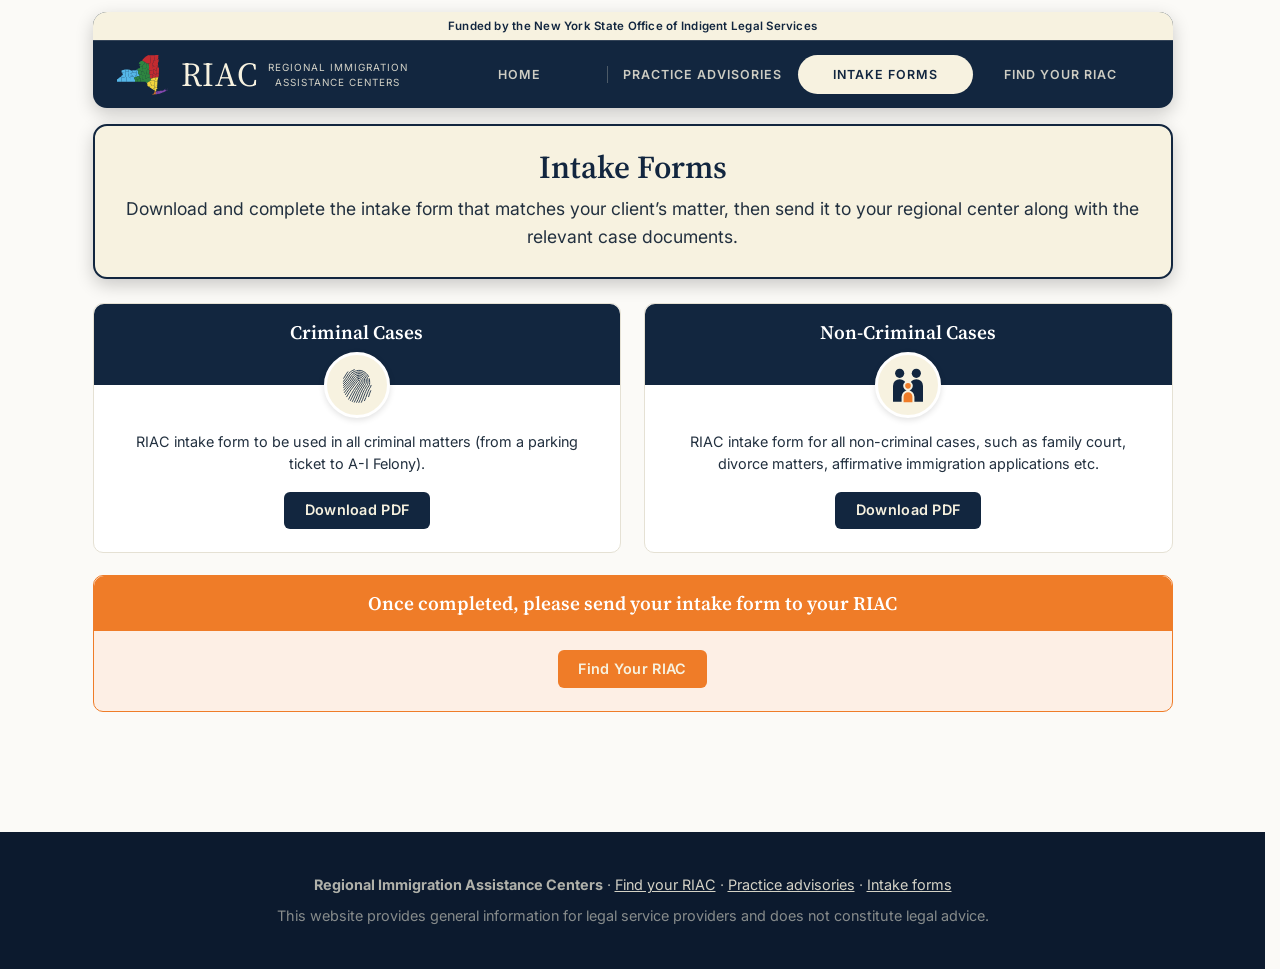
<file: intake.html>
<!DOCTYPE html>
<html lang="en">
<head>
  <meta charset="UTF-8">
  <meta name="viewport" content="width=device-width, initial-scale=1.0">
  <title>Intake Forms — RIAC</title>
  <meta name="description" content="Download the RIAC intake forms for criminal and non-criminal cases.">
  <link rel="icon" href="images/favicon.svg" type="image/svg+xml">
  <link rel="preconnect" href="https://fonts.googleapis.com">
  <link rel="preconnect" href="https://fonts.gstatic.com" crossorigin>
  <link href="https://fonts.googleapis.com/css2?family=Inter:wght@400;600&family=Source+Serif+4:opsz,wght@8..60,400;8..60,600&display=swap" rel="stylesheet">
  <link rel="stylesheet" href="css/style.css">
</head>
<body>

<header class="site-header">
  <div class="header-card">
    <div class="funder-ribbon">Funded by the New York State Office of Indigent Legal Services</div>
    <div class="wrap">
    <a class="brand" href="index.html">
      <img src="images/riac-mark.svg" alt="" aria-hidden="true">
      <span class="brand-text">
        <span class="brand-acronym">RIAC</span>
        <span class="brand-full">Regional Immigration<br>Assistance Centers</span>
      </span>
    </a>
    <nav class="site-nav" aria-label="Main">
      <a href="index.html">Home</a>
      <a href="advisories.html">Practice Advisories</a>
      <a href="intake.html" aria-current="page">Intake Forms</a>
      <a href="contact.html">Find Your RIAC</a>
    </nav>
    </div>
  </div>
</header>

<div class="page-head page-head-alt">
  <div class="wrap">
    <h1>Intake Forms</h1>
    <p class="full">Download and complete the intake form that matches your client&rsquo;s matter, then send it to your regional center along with the relevant case documents.</p>
  </div>
</div>

<section class="section section-top-tighter">
  <div class="wrap">

    <div class="intake-grid">
      <a class="intake-card" href="intake-forms/criminal-intake-form.pdf" download>
        <h3>Criminal Cases<span class="symbol" aria-hidden="true"><svg><use href="images/symbols.svg#i-criminal"/></svg></span></h3>
        <p class="summary">RIAC intake form to be used in all criminal matters (from a parking ticket to A-I Felony).</p>
        <span class="btn btn-download">Download PDF</span>
      </a>
      <a class="intake-card" href="intake-forms/non-criminal-intake-form.pdf" download>
        <h3>Non-Criminal Cases<span class="symbol" aria-hidden="true"><svg><use href="images/symbols.svg#i-family"/></svg></span></h3>
        <p class="summary">RIAC intake form for all non-criminal cases, such as family court, divorce matters, affirmative immigration applications etc.</p>
        <span class="btn btn-download">Download PDF</span>
      </a>
    </div>

    <div class="intake-followup">
      <h3>Once completed, please send your intake form to your RIAC</h3>
      <a class="btn btn-download" href="contact.html">Find Your RIAC</a>
    </div>

  </div>
</section>

<footer class="site-footer">
  <div class="wrap">
    <p><strong>Regional Immigration Assistance Centers</strong> &middot; <a href="contact.html">Find your RIAC</a> &middot; <a href="advisories.html">Practice advisories</a> &middot; <a href="intake.html">Intake forms</a></p>
    <p class="fineprint">This website provides general information for legal service providers and does not constitute legal advice.</p>
  </div>
</footer>

</body>
</html>
</file>
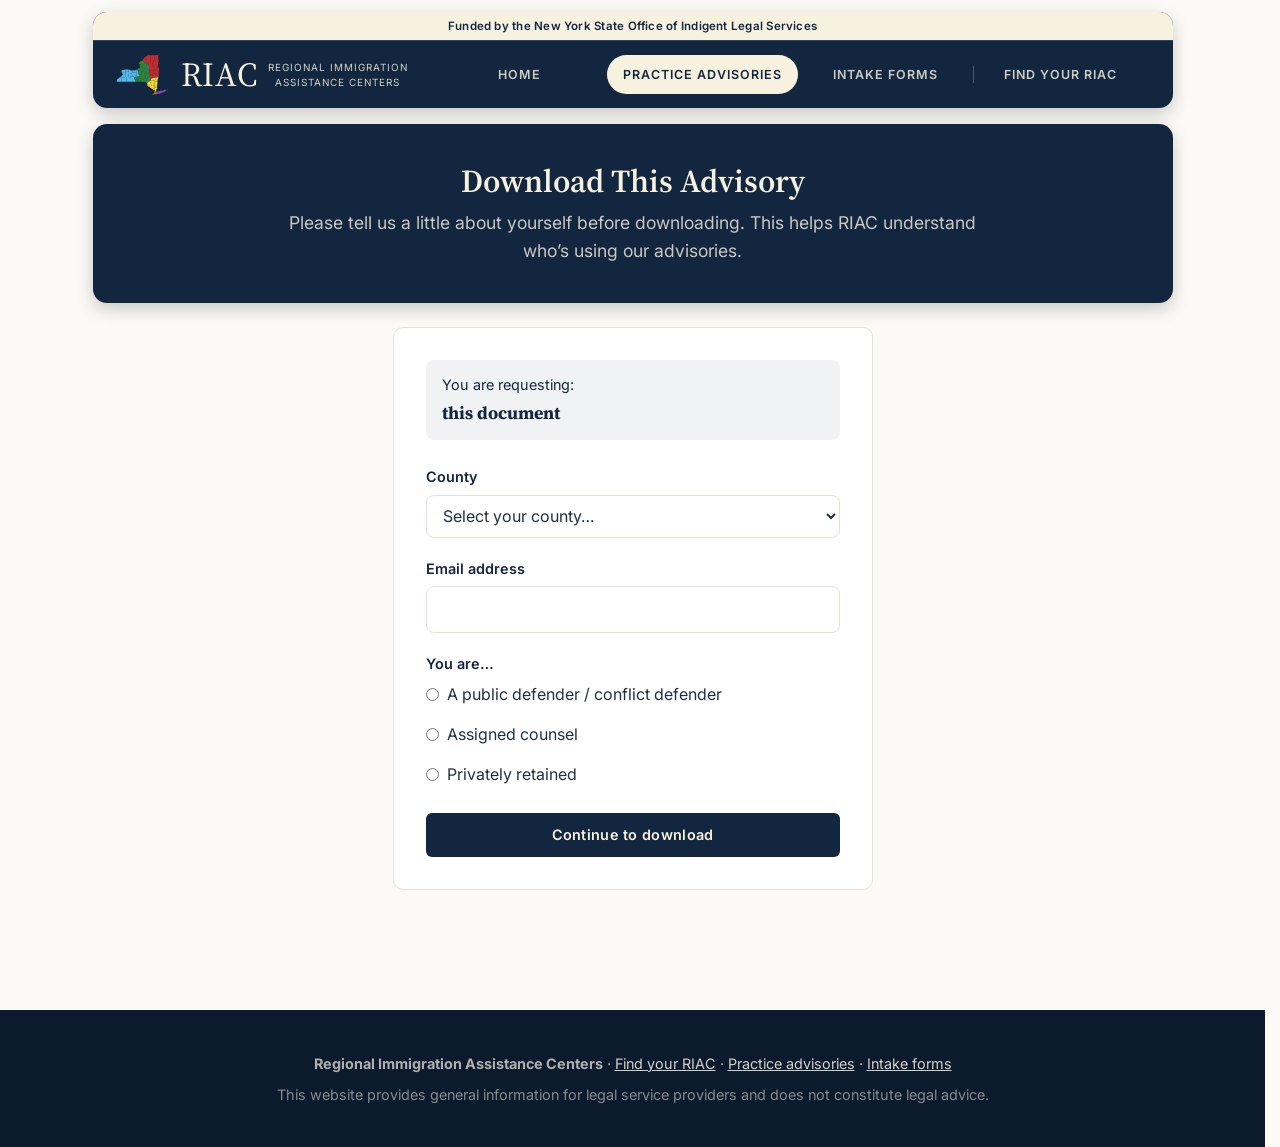
<file: request.html>
<!DOCTYPE html>
<html lang="en">
<head>
  <meta charset="UTF-8">
  <meta name="viewport" content="width=device-width, initial-scale=1.0">
  <title>Download This Advisory — RIAC</title>
  <meta name="description" content="Request a downloadable practice advisory from the Regional Immigration Assistance Centers.">
  <meta name="robots" content="noindex">
  <link rel="icon" href="images/favicon.svg" type="image/svg+xml">
  <link rel="preconnect" href="https://fonts.googleapis.com">
  <link rel="preconnect" href="https://fonts.gstatic.com" crossorigin>
  <link href="https://fonts.googleapis.com/css2?family=Inter:wght@400;600&family=Source+Serif+4:opsz,wght@8..60,400;8..60,600&display=swap" rel="stylesheet">
  <link rel="stylesheet" href="css/style.css">
</head>
<body>

<header class="site-header">
  <div class="header-card">
    <div class="funder-ribbon">Funded by the New York State Office of Indigent Legal Services</div>
    <div class="wrap">
    <a class="brand" href="index.html">
      <img src="images/riac-mark.svg" alt="" aria-hidden="true">
      <span class="brand-text">
        <span class="brand-acronym">RIAC</span>
        <span class="brand-full">Regional Immigration<br>Assistance Centers</span>
      </span>
    </a>
    <nav class="site-nav" aria-label="Main">
      <a href="index.html">Home</a>
      <a href="advisories.html" aria-current="page">Practice Advisories</a>
      <a href="intake.html">Intake Forms</a>
      <a href="contact.html">Find Your RIAC</a>
    </nav>
    </div>
  </div>
</header>

<div class="page-head">
  <div class="wrap">
    <h1>Download this advisory</h1>
    <p>Please tell us a little about yourself before downloading. This helps RIAC understand who&rsquo;s using our advisories.</p>
  </div>
</div>

<section class="section section-top-tighter">
  <div class="wrap">
    <div class="request-card">

      <div class="request-doc">
        You are requesting:
        <strong id="doc-title">this document</strong>
      </div>

      <form class="request-form" id="request-form" action="https://formspree.io/f/mjgnrzpp" method="POST">
        <input type="hidden" name="document" id="doc-field" value="">
        <input type="hidden" name="_next" id="next-field" value="thanks.html">
        <input type="hidden" name="_subject" value="New RIAC advisory download request">
        <input type="text" name="_gotcha" class="hp-field" tabindex="-1" autocomplete="off">

        <p class="form-error" id="form-error" hidden>Something went wrong submitting the form. Please try again, or email your regional center directly.</p>

        <div class="field">
          <label for="county">County</label>
          <select name="county" id="county" required>
            <option value="" disabled selected>Select your county&hellip;</option>
            <option>Albany</option>
            <option>Allegany</option>
            <option>Bronx</option>
            <option>Broome</option>
            <option>Cattaraugus</option>
            <option>Cayuga</option>
            <option>Chautauqua</option>
            <option>Chemung</option>
            <option>Chenango</option>
            <option>Clinton</option>
            <option>Columbia</option>
            <option>Cortland</option>
            <option>Delaware</option>
            <option>Dutchess</option>
            <option>Erie</option>
            <option>Essex</option>
            <option>Franklin</option>
            <option>Fulton</option>
            <option>Genesee</option>
            <option>Greene</option>
            <option>Hamilton</option>
            <option>Herkimer</option>
            <option>Jefferson</option>
            <option>Kings (Brooklyn)</option>
            <option>Lewis</option>
            <option>Livingston</option>
            <option>Madison</option>
            <option>Monroe</option>
            <option>Montgomery</option>
            <option>Nassau</option>
            <option>New York (Manhattan)</option>
            <option>Niagara</option>
            <option>Oneida</option>
            <option>Onondaga</option>
            <option>Ontario</option>
            <option>Orange</option>
            <option>Orleans</option>
            <option>Oswego</option>
            <option>Otsego</option>
            <option>Putnam</option>
            <option>Queens</option>
            <option>Rensselaer</option>
            <option>Richmond (Staten Island)</option>
            <option>Rockland</option>
            <option>St. Lawrence</option>
            <option>Saratoga</option>
            <option>Schenectady</option>
            <option>Schoharie</option>
            <option>Schuyler</option>
            <option>Seneca</option>
            <option>Steuben</option>
            <option>Suffolk</option>
            <option>Sullivan</option>
            <option>Tioga</option>
            <option>Tompkins</option>
            <option>Ulster</option>
            <option>Warren</option>
            <option>Washington</option>
            <option>Wayne</option>
            <option>Westchester</option>
            <option>Wyoming</option>
            <option>Yates</option>
          </select>
        </div>

        <div class="field">
          <label for="email">Email address</label>
          <input type="email" name="email" id="email" required>
        </div>

        <div class="field">
          <label>You are&hellip;</label>
          <div class="radio-group">
            <label><input type="radio" name="attorney_type" value="Public Defender / Conflict Defender" required> A public defender / conflict defender</label>
            <label><input type="radio" name="attorney_type" value="Assigned Counsel"> Assigned counsel</label>
            <label><input type="radio" name="attorney_type" value="Privately Retained"> Privately retained</label>
          </div>
        </div>

        <button type="submit" class="btn btn-download">Continue to download</button>
      </form>
    </div>
  </div>
</section>

<footer class="site-footer">
  <div class="wrap">
    <p><strong>Regional Immigration Assistance Centers</strong> &middot; <a href="contact.html">Find your RIAC</a> &middot; <a href="advisories.html">Practice advisories</a> &middot; <a href="intake.html">Intake forms</a></p>
    <p class="fineprint">This website provides general information for legal service providers and does not constitute legal advice.</p>
  </div>
</footer>

<script src="js/document-request.js"></script>

</body>
</html>
</file>
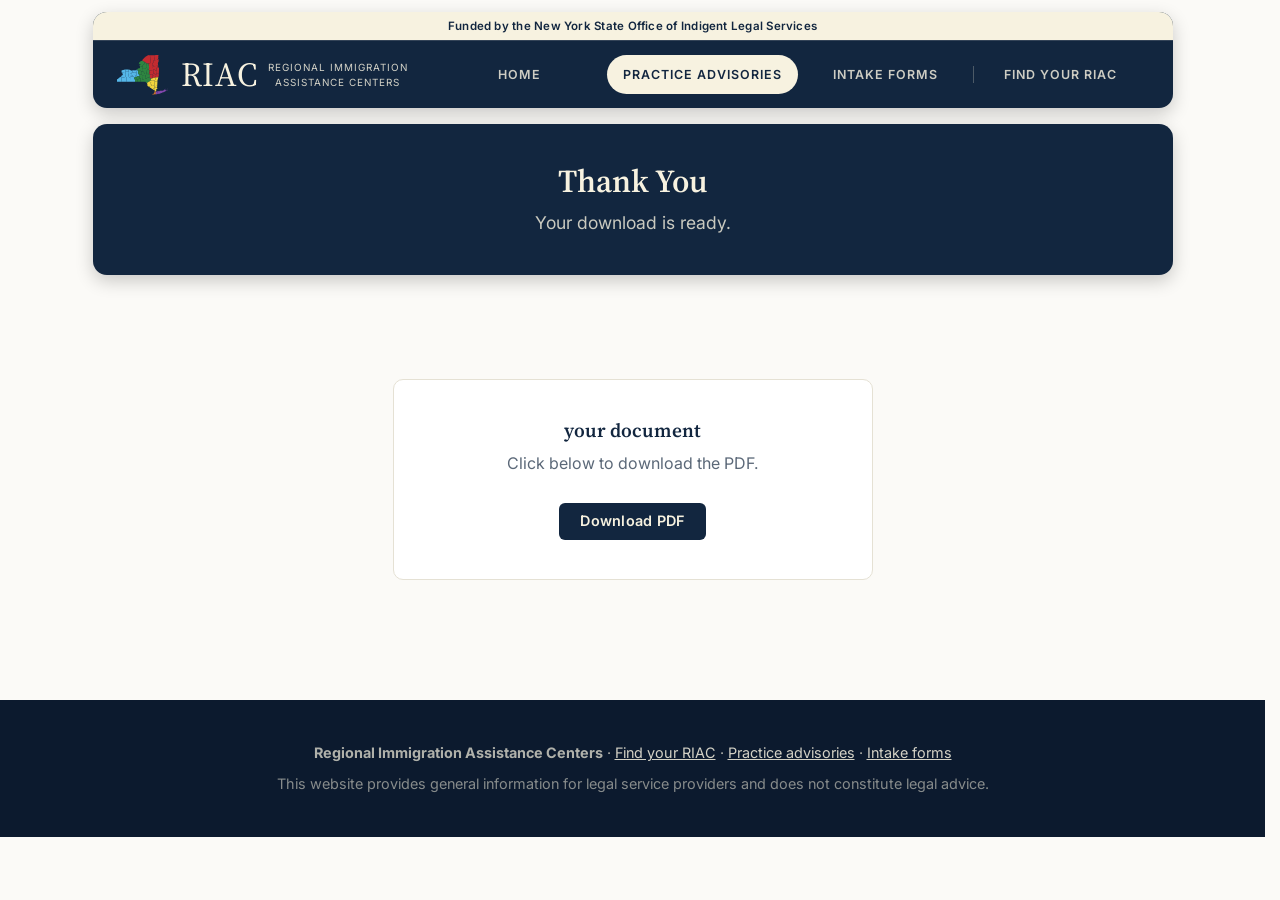
<file: thanks.html>
<!DOCTYPE html>
<html lang="en">
<head>
  <meta charset="UTF-8">
  <meta name="viewport" content="width=device-width, initial-scale=1.0">
  <title>Thank You — RIAC</title>
  <meta name="robots" content="noindex">
  <link rel="icon" href="images/favicon.svg" type="image/svg+xml">
  <link rel="preconnect" href="https://fonts.googleapis.com">
  <link rel="preconnect" href="https://fonts.gstatic.com" crossorigin>
  <link href="https://fonts.googleapis.com/css2?family=Inter:wght@400;600&family=Source+Serif+4:opsz,wght@8..60,400;8..60,600&display=swap" rel="stylesheet">
  <link rel="stylesheet" href="css/style.css">
</head>
<body>

<header class="site-header">
  <div class="header-card">
    <div class="funder-ribbon">Funded by the New York State Office of Indigent Legal Services</div>
    <div class="wrap">
    <a class="brand" href="index.html">
      <img src="images/riac-mark.svg" alt="" aria-hidden="true">
      <span class="brand-text">
        <span class="brand-acronym">RIAC</span>
        <span class="brand-full">Regional Immigration<br>Assistance Centers</span>
      </span>
    </a>
    <nav class="site-nav" aria-label="Main">
      <a href="index.html">Home</a>
      <a href="advisories.html" aria-current="page">Practice Advisories</a>
      <a href="intake.html">Intake Forms</a>
      <a href="contact.html">Find Your RIAC</a>
    </nav>
    </div>
  </div>
</header>

<div class="page-head">
  <div class="wrap">
    <h1>Thank you</h1>
    <p>Your download is ready.</p>
  </div>
</div>

<section class="section">
  <div class="wrap">
    <div class="thanks-card">
      <h2 id="thanks-title">your document</h2>
      <p>Click below to download the PDF.</p>
      <a class="btn btn-download" id="thanks-download" href="advisories.html">Download PDF</a>
    </div>
  </div>
</section>

<footer class="site-footer">
  <div class="wrap">
    <p><strong>Regional Immigration Assistance Centers</strong> &middot; <a href="contact.html">Find your RIAC</a> &middot; <a href="advisories.html">Practice advisories</a> &middot; <a href="intake.html">Intake forms</a></p>
    <p class="fineprint">This website provides general information for legal service providers and does not constitute legal advice.</p>
  </div>
</footer>

<script src="js/document-request.js"></script>

</body>
</html>
</file>
<file: css/style.css>
/* ============================================================
   RIAC — nyriac.com   shared stylesheet
   All colors live here in :root. The six region colors match
   the RIAC logo and the map on the home page.
   ============================================================ */

:root {
  --navy: #12263f;        /* brand navy (logo background) */
  --navy-deep: #0c1a2e;
  --cream: #f7f2e0;       /* logo lettering */
  --ink: #22303f;         /* body text */
  --muted: #5b6878;
  --paper: #fbfaf7;       /* page background */
  --line: #e5e1d4;

  --r1: #55b7e8;  /* Western New York   */
  --r2: #2e8540;  /* Central New York   */
  --r3: #c22b30;  /* Northern New York */
  --r4: #f2d43d;  /* Hudson Valley      */
  --r5: #ef7c28;  /* New York City      */
  --r6: #8347ad;  /* Long Island        */

  --serif: "Source Serif 4", Georgia, "Times New Roman", serif;
  --sans: "Inter", -apple-system, "Segoe UI", Helvetica, Arial, sans-serif;

  /* Type scale. Every size on the site is one of these; nothing else
     sets a font size of its own. Headings are serif, everything else sans. */
  --fs-display: clamp(2rem, 3.2vw, 2.5rem);  /* the home page headline only */
  --fs-title: 2rem;        /* page titles */
  --fs-section: 1.6rem;    /* section headings */
  --fs-card: 1.2rem;       /* card headings */
  --fs-lede: 1.1rem;       /* the paragraph introducing a page */
  --fs-text: 1rem;         /* reading text */
  --fs-small: .9rem;       /* card text, captions, footer, buttons */
  --fs-label: .78rem;      /* short capitalised labels: menu, tags */
}

* { box-sizing: border-box; margin: 0; padding: 0; }

html { scroll-behavior: smooth; scrollbar-gutter: stable; }

body {
  font-family: var(--sans);
  font-size: var(--fs-text);
  line-height: 1.6;
  color: var(--ink);
  background: var(--paper);
}

h1, h2, h3 { font-family: var(--serif); font-weight: 600; line-height: 1.2; }

a { color: var(--navy); }

a:focus-visible, button:focus-visible { outline: 2px solid var(--navy); outline-offset: 2px; }

/* 1128px so that after this element's own 1.5rem side padding is
   subtracted, its content area is exactly 1080px — matching the
   header/hero/page-head boxes below, whose own 1080px cap has no
   padding baked in at that same outer level. */
.wrap { max-width: 1128px; margin: 0 auto; padding: 0 1.5rem; }

/* ---------- Header ---------- */

.site-header {
  margin: 12px 0 16px; padding: 0 1.5rem;
}

.header-card {
  max-width: 1080px; margin: 0 auto;
  background: var(--navy); border-radius: 14px;
  box-shadow: 0 6px 18px rgba(0,0,0,.2);
  overflow: hidden;
}

.funder-ribbon {
  background: var(--cream); color: var(--navy);
  text-align: center; font-weight: 600;
  font-size: .72rem; letter-spacing: .02em;
  padding: .3rem .9rem;
}

.site-header .wrap {
  display: flex; align-items: center; justify-content: space-between;
  gap: .8rem 1.5rem; min-height: 68px; flex-wrap: wrap; padding-top: .6rem; padding-bottom: .6rem;
  border-top: 1px solid rgba(247,242,224,.15);
}

.brand { display: flex; align-items: center; gap: .8rem; text-decoration: none; flex: none; }
.brand img { height: 40px; width: auto; display: block; }
.brand-text { color: var(--cream); font-family: var(--serif); display: flex; align-items: center; gap: .6rem; }
.brand-text .brand-acronym { font-size: 2.1rem; letter-spacing: .02em; line-height: 1; }
.brand-text .brand-full {
  font-family: var(--sans); font-size: .62rem; letter-spacing: .1em; text-transform: uppercase;
  opacity: .85; line-height: 1.5; display: block; text-align: center;
}

/* Menu: capitalised labels sharing the width, thin dividers between them,
   and the current page marked by a cream pill. */
.site-nav { flex: 1 1 auto; display: flex; justify-content: flex-end; }
.site-nav a {
  flex: 1 1 0; min-width: max-content; max-width: 12.5rem;
  position: relative; text-align: center; text-decoration: none; white-space: nowrap;
  font-size: var(--fs-label); font-weight: 600; letter-spacing: .08em; text-transform: uppercase;
  color: rgba(247,242,224,.82); padding: .6rem 1rem; border-radius: 999px;
}
.site-nav a + a::before {
  content: ""; position: absolute; left: 0; top: 28%; bottom: 28%;
  border-left: 1px solid rgba(247,242,224,.25);
}
.site-nav a:hover { color: var(--cream); background: rgba(247,242,224,.08); }
.site-nav a[aria-current="page"] { background: var(--cream); color: var(--navy); }
.site-nav a[aria-current="page"]::before,
.site-nav a[aria-current="page"] + a::before { display: none; }
.site-nav a:focus-visible { outline: 2px solid var(--cream); outline-offset: 2px; }

/* ---------- Hero (home) ---------- */

.hero { padding: 0 1.5rem; margin-bottom: 1.5rem; }

.hero .wrap {
  max-width: 1080px;
  display: grid; grid-template-columns: minmax(0, 5fr) minmax(0, 6fr);
  gap: 3rem; align-items: center; padding: 4rem 1.5rem;
  background: linear-gradient(170deg, var(--navy) 55%, var(--navy-deep)); color: var(--cream);
  border-radius: 14px; box-shadow: 0 6px 18px rgba(0,0,0,.2);
}

.eyebrow {
  font-size: var(--fs-label); font-weight: 600; letter-spacing: .1em; text-transform: uppercase;
  color: rgba(247,242,224,.65); margin-bottom: 1rem;
}

.hero h1 { font-size: var(--fs-display); margin-bottom: 1.1rem; }

.hero .lede { color: rgba(247,242,224,.85); font-size: var(--fs-lede); margin-bottom: 1.8rem; max-width: 34rem; }

.btn {
  display: inline-block; text-decoration: none; font: inherit; font-size: var(--fs-small); font-weight: 600;
  padding: .7rem 1.5rem; border-radius: 6px; letter-spacing: .02em; line-height: 1.4;
  margin: 0 .6rem .6rem 0; white-space: nowrap; border: none; cursor: pointer;
}
.btn-solid { background: var(--cream); color: var(--navy); border: 1px solid var(--cream); }
/* The home page's pair of buttons: always the same width as each other. */
.hero-actions { display: inline-grid; grid-template-columns: 1fr 1fr; gap: .7rem; }
.hero-actions .btn { margin: 0; text-align: center; }
.btn-solid:hover { background: #fff; border-color: #fff; }
.btn-ghost { color: var(--cream); border: 1px solid rgba(247,242,224,.45); }
.btn-ghost:hover { border-color: var(--cream); }

/* ---------- Region map ---------- */

.map-panel { min-width: 0; }
.riac-map { width: 100%; height: auto; display: block; }
.riac-map path { stroke: var(--navy); stroke-width: .8; }
.map-region { cursor: pointer; }
.map-region:hover g, .map-region:focus g { filter: brightness(1.18) saturate(1.1); }
.map-region:focus { outline: 2px solid var(--cream); outline-offset: 2px; }

.map-tooltip {
  position: fixed; z-index: 100; pointer-events: none;
  background: var(--navy-deep); color: var(--cream);
  font-size: var(--fs-small); font-weight: 600; letter-spacing: .01em;
  padding: .4rem .7rem; border-radius: 6px; box-shadow: 0 4px 14px rgba(0,0,0,.25);
  white-space: nowrap;
}

.map-hint {
  text-align: center; font-size: var(--fs-small); letter-spacing: .02em;
  color: rgba(247,242,224,.6); margin-top: .6rem;
}

/* Legend under the map */
.legend {
  display: grid; grid-template-columns: repeat(3, 1fr);
  gap: .35rem .9rem; margin-top: 1rem; padding: 0; list-style: none;
}
.legend a {
  display: flex; align-items: center; gap: .5rem;
  color: rgba(247,242,224,.85); text-decoration: none; font-size: var(--fs-label); padding: .15rem 0; white-space: nowrap;
}
.legend a:hover { color: #fff; text-decoration: underline; }
.dot { width: .8rem; height: .8rem; border-radius: 50%; flex: none; }

/* ---------- Sections ---------- */

.section { padding: 3.5rem 0; }
.section-top-tight { padding-top: 1.5rem; }
.section-top-tighter { padding-top: 0; }
.section-title { font-size: var(--fs-section); color: var(--navy); margin-bottom: .8rem; }
.section-title.center { text-align: center; }

/* Reading text: justified, like a brief, and held to a comfortable line
   length (about 75 letters). Under a centred heading the column is centred
   too. On a phone the line is too short to justify without wide gaps
   between words, so it is left-aligned there (see Small screens). */
.section-intro { max-width: 46rem; margin-bottom: 2rem; text-align: justify; }
.section-title.center ~ .section-intro { margin-left: auto; margin-right: auto; }
.section-intro + .section-intro { margin-top: -1rem; }

/* Each card spans two rows of the grid (title, text) and shares them with
   the cards beside it (subgrid), so every title bar in a row is the same
   height without any script. */
.cards { display: grid; grid-template-columns: repeat(auto-fit, minmax(250px, 1fr)); gap: 0 1.4rem; }

.card {
  background: #fff; border: 1px solid var(--line); border-radius: 10px;
  padding: 1.4rem 1.6rem; margin-bottom: 1.4rem; text-align: center;
  display: grid; grid-row: span 2; grid-template-rows: subgrid; row-gap: 0;
}
.card p { font-size: var(--fs-small); line-height: 1.55; }

/* Clickable "What we do" cards (anchors); non-link .card boxes unaffected. */
a.card { text-decoration: none; color: inherit; transition: border-color .15s, box-shadow .15s; }
a.card:hover { border-color: var(--navy); box-shadow: 0 4px 14px rgba(0,0,0,.08); }

.band { background: #fff; border-top: 1px solid var(--line); border-bottom: 1px solid var(--line); }

/* A symbol: one of the drawings in images/symbols.svg, in a cream circle.
   The drawing's navy follows the text colour; its cream and orange come
   from --icon-fill and --icon-accent. */
.symbol {
  flex: none; width: 66px; height: 66px; border-radius: 50%;
  --icon-fill: var(--cream); --icon-accent: var(--r5);
  background: var(--icon-fill); color: var(--navy);
  display: grid; place-items: center;
}
.symbol svg { width: 40px; height: 40px; }


/* ---------- Region contact cards (contact.html) ---------- */

.region-grid { display: grid; grid-template-columns: 1fr 1fr; gap: 1.4rem; }

.region-card {
  background: #fff; border: 1px solid var(--line); border-radius: 10px;
  padding: 1.5rem 1.6rem; border-top: 5px solid var(--rc, var(--navy));
  scroll-margin-top: 96px;
}
.region-card:target { box-shadow: 0 0 0 3px var(--navy); }

.region-card .region-tag {
  display: inline-block; font-size: var(--fs-label); font-weight: 600;
  letter-spacing: .08em; text-transform: uppercase; color: var(--navy);
  background: color-mix(in srgb, var(--rc) 25%, white); border-radius: 99px;
  padding: .2rem .7rem; margin-bottom: .6rem;
}
.region-card h2 { color: var(--navy); font-size: var(--fs-card); margin-bottom: .8rem; }

.counties { font-size: var(--fs-small); line-height: 1.55; color: var(--muted); margin-bottom: 1rem; }
.counties strong {
  display: block; margin-bottom: .15rem;
  font-size: var(--fs-label); font-weight: 600; letter-spacing: .08em; text-transform: uppercase; color: var(--ink);
}

.contact-block { line-height: 1.55; border-top: 1px solid var(--line); padding-top: 1rem; }
.contact-block + .contact-block { margin-top: 1rem; }
.contact-block .who { font-weight: 600; color: var(--navy); }
.contact-block .org { color: var(--muted); }
.contact-block p { margin: 0; }

/* ---------- Advisories ---------- */

.advisories-section { padding-top: 0; }

.advisory-list-featured { margin-top: .5rem; }

.advisory-divider { border: none; border-top: 3px solid var(--navy); margin: 1.8rem 0; }

.search-bar { margin-top: .5rem; }
.search-bar input {
  width: 100%; font: inherit;
  padding: .65rem 1rem; border: 1px solid var(--line); border-radius: 8px;
  background: #fff; color: var(--ink);
}
.search-bar input:focus { outline: 2px solid var(--navy); outline-offset: 1px; }

.no-results { color: var(--muted); margin-top: 1.5rem; }

.advisory-list {
  list-style: none; margin-top: 1.5rem;
  display: grid; grid-template-columns: repeat(auto-fit, minmax(250px, 1fr)); gap: 1.4rem;
}
.advisory-list li {
  background: #fff; border: 1px solid var(--line); border-radius: 10px;
  padding: 1.4rem 1.6rem;
  display: flex; flex-direction: column;
  text-align: center;
  position: relative;
  transition: border-color .15s, box-shadow .15s;
}
.advisory-list .btn-download { margin-top: auto; align-self: center; }

/* Whole card clickable: the Download link's ::after overlay covers the
   card, so a click anywhere follows the same link. No markup change, so
   the search filter, title-height equalizer and card sizing are all
   unaffected. (Each card has only this one link, so nothing is blocked.) */
.advisory-list .btn-download::after { content: ""; position: absolute; inset: 0; }
.advisory-list li:hover { border-color: var(--navy); box-shadow: 0 4px 14px rgba(0,0,0,.08); }
.advisory-list li:hover .btn-download { background: var(--navy-deep); }

/* Searchable list: centered flex so an incomplete last row (e.g. the
   final 2 of 8 cards) centers on the page instead of sitting in the
   left slots. Search-hidden cards drop out and the rest re-center,
   so this doesn't interfere with filtering. Scoped to #advisory-list
   so the full-width featured card (plain .advisory-list) is unaffected. */
#advisory-list { display: flex; flex-wrap: wrap; justify-content: center; }
#advisory-list > li { flex: 0 1 320px; }

/* Navy title bar, with the advisory's symbol as a badge on its lower edge.
   The badge sits inside the h3 (hidden from screen readers), so the
   title-height equalizer in js/advisory-search.js measures bar and badge
   together and every summary starts on the same line. */
.advisory-list h3, .intake-card h3, .card h3 {
  position: relative;
  font-family: var(--serif); font-size: var(--fs-card); color: #fff; line-height: 1.3;
  background: var(--navy); border-radius: 10px 10px 0 0;
  margin: -1.4rem -1.6rem 1rem; padding: 1rem 1.6rem;
  text-align: center;
}
/* Room below the bar for the badge, only on a card that has a symbol
   (the intake test pages use the same cards without one). */
.advisory-list h3:has(> .symbol), .intake-card h3:has(> .symbol), .card h3:has(> .symbol) {
  margin-bottom: 2.9rem; padding-bottom: 2.5rem;
}
#advisory-list h3 {
  min-height: 7.6rem;
  display: flex; align-items: center; justify-content: center;
}
.card h3 { display: flex; align-items: center; justify-content: center; }
.advisory-list h3 .symbol, .intake-card h3 .symbol, .card h3 .symbol {
  position: absolute; left: 50%; bottom: 0; transform: translate(-50%, 50%);
  border: 3px solid #fff; box-shadow: 0 2px 6px rgba(0,0,0,.12);
}
.advisory-list .summary { font-size: var(--fs-small); line-height: 1.55; margin-bottom: 1.1rem; }

/* Warm accent (complementary to the site's navy) sets this card apart
   from the plain navy-on-white styling used by every other advisory. */
.advisory-list li.featured { background: color-mix(in srgb, var(--r5) 12%, white); border-color: var(--r5); padding: 1rem 1.6rem 1.1rem; }
.advisory-list li.featured h3 {
  background: var(--r5); font-size: var(--fs-section);
  margin: -1rem -1.6rem 2.9rem; padding: .8rem 1.6rem 2.4rem;
}
.advisory-list li.featured .summary { font-size: var(--fs-text); max-width: 42rem; align-self: center; margin-bottom: .9rem; }
.advisory-list li.featured .btn-download { background: var(--r5); }
.advisory-list li.featured:hover { border-color: var(--r5); box-shadow: 0 4px 14px rgba(239,124,40,.3); }
.advisory-list li.featured:hover .btn-download { background: color-mix(in srgb, var(--r5) 75%, black); }

.btn-download {
  background: var(--navy); color: var(--cream);
  padding: .55rem 1.3rem; margin: 0;
}
.btn-download:hover { background: var(--navy-deep); }

/* ---------- Document request form ---------- */

.request-card {
  background: #fff; border: 1px solid var(--line); border-radius: 10px;
  padding: 2rem; max-width: 30rem; margin: 1.5rem auto 0;
}
.request-doc {
  background: color-mix(in srgb, var(--navy) 6%, white); border-radius: 8px;
  padding: .8rem 1rem; font-size: var(--fs-small); color: var(--navy); margin-bottom: 1.6rem;
}
.request-doc strong { display: block; font-family: var(--serif); font-size: var(--fs-lede); margin-top: .15rem; }

.field { margin-bottom: 1.2rem; }
.field label { display: block; font-weight: 600; font-size: var(--fs-small); color: var(--navy); margin-bottom: .4rem; }
.field input[type="email"],
.field select {
  width: 100%; font: inherit;
  padding: .6rem .8rem; border: 1px solid var(--line); border-radius: 8px;
  background: #fff; color: var(--ink);
}
.field input:focus, .field select:focus { outline: 2px solid var(--navy); outline-offset: 1px; }

.radio-group { display: flex; flex-direction: column; gap: .5rem; }
.radio-group label {
  display: flex; align-items: center; gap: .55rem;
  font-weight: 400; font-size: var(--fs-text); color: var(--ink);
}
.radio-group input { width: auto; }

.hp-field { position: absolute; left: -9999px; top: -9999px; }

.form-error {
  background: #fdf0f0; border: 1px solid #e8b8b8; border-radius: 8px;
  padding: .7rem 1rem; margin-bottom: 1.2rem; font-size: var(--fs-small); color: #8a2c2c;
}

.request-form .btn-download { width: 100%; text-align: center; padding: .75rem 1.2rem; }

.thanks-card {
  background: #fff; border: 1px solid var(--line); border-radius: 10px;
  padding: 2.4rem; max-width: 30rem; margin: 1.5rem auto 0; text-align: center;
}
.thanks-card h2 { color: var(--navy); font-size: var(--fs-card); margin-bottom: .6rem; }
.thanks-card p { color: var(--muted); margin-bottom: 1.6rem; }

/* ---------- Intake forms ---------- */

.intake-grid { display: grid; grid-template-columns: 1fr 1fr; gap: 1.4rem; margin-top: 1.5rem; }
.intake-card {
  background: #fff; border: 1px solid var(--line); border-radius: 10px;
  padding: 1.4rem 1.6rem;
  text-align: center;
  display: flex; flex-direction: column;
  text-decoration: none; color: inherit;
  transition: border-color .15s, box-shadow .15s;
}
.intake-card:hover { border-color: var(--navy); box-shadow: 0 4px 14px rgba(0,0,0,.08); }
.intake-card .btn-download { margin-top: auto; align-self: center; }
.intake-card:hover .btn-download { background: var(--navy-deep); }
.intake-card .summary { font-size: var(--fs-small); line-height: 1.55; margin-bottom: 1rem; }

.intake-followup {
  margin-top: 1.4rem; text-align: center;
  background: color-mix(in srgb, var(--r5) 12%, white);
  border: 1px solid var(--r5); border-radius: 10px;
  padding: 1.4rem 1.6rem;
}
.intake-followup h3 {
  font-family: var(--serif); font-size: var(--fs-card); color: #fff;
  background: var(--r5); border-radius: 10px 10px 0 0;
  margin: -1.4rem -1.6rem 1.2rem; padding: 1rem 1.6rem;
}
.intake-followup .btn-download { background: var(--r5); }
.intake-followup .btn-download:hover { background: color-mix(in srgb, var(--r5) 75%, black); }

/* ---------- Notices (placeholder boxes) ---------- */

.notice {
  background: #fdf7e4; border: 1px solid #e8d998; border-radius: 8px;
  padding: .9rem 1.2rem; margin: 1.4rem 0; font-size: var(--fs-small); color: #6b5a1c;
}

/* ---------- Page headers (inner pages) ---------- */

.page-head { padding: 0 1.5rem; margin-bottom: 1.5rem; }
.page-head .wrap {
  max-width: 1080px;
  background: var(--navy); color: var(--cream);
  border-radius: 14px; box-shadow: 0 6px 18px rgba(0,0,0,.2);
  padding-top: 2.4rem; padding-bottom: 2.4rem;
}
.page-head h1 { font-size: var(--fs-title); margin-bottom: .5rem; text-align: center; text-transform: capitalize; }
.page-head p { font-size: var(--fs-lede); color: rgba(247,242,224,.8); max-width: 44rem; text-align: center; margin: 0 auto; }
.page-head p.full { max-width: none; }
.page-head .map-panel { max-width: 32rem; margin: 2.2rem auto 0; }

.page-head-alt .wrap { background: var(--cream); color: var(--ink); border: 2px solid var(--navy); padding-top: 1.4rem; padding-bottom: 1.6rem; }
.page-head-alt h1 { color: var(--navy); }
.page-head-alt p { color: var(--ink); }

/* ---------- Footer ---------- */

.site-footer {
  background: var(--navy-deep); color: rgba(247,242,224,.7);
  padding: 2.6rem 0; font-size: var(--fs-small); margin-top: 4rem;
}
.site-footer .wrap { display: grid; gap: .5rem; text-align: center; }
.site-footer a { color: rgba(247,242,224,.85); }
.site-footer .fineprint { opacity: .75; }

/* ---------- Small screens ---------- */

/* Below about 1000px the menu no longer fits beside the logo, so it takes
   its own row and spreads across the full width. */
@media (max-width: 1000px) {
  .site-nav { flex-basis: 100%; }
  .site-nav a { max-width: none; }
}

@media (max-width: 820px) {
  .hero .wrap { grid-template-columns: 1fr; gap: 2.2rem; padding-top: 2.8rem; padding-bottom: 2.8rem; }
  .region-grid { grid-template-columns: 1fr; }
  .intake-grid { grid-template-columns: 1fr; }
  .legend { grid-template-columns: repeat(2, 1fr); }
  .legend a { white-space: normal; }
}

/* Phones: the four menu items become a two-by-two grid of buttons. */
@media (max-width: 600px) {
  .site-header .wrap { justify-content: center; }
  .brand { gap: .6rem; }
  .brand img { height: 36px; }
  .brand-text { gap: .45rem; }
  .brand-text .brand-acronym { font-size: 1.9rem; }
  .site-nav { display: grid; grid-template-columns: 1fr 1fr; grid-auto-rows: 1fr; gap: .4rem; }
  .site-nav a { min-width: 0; white-space: normal; line-height: 1.3; letter-spacing: .05em;
                display: grid; place-items: center; padding: .55rem .4rem; border-radius: 10px;
                background: rgba(247,242,224,.07); }
  .site-nav a::before { display: none; }
  .page-head h1 { font-size: var(--fs-section); }
  .hero-actions { display: grid; grid-template-columns: 1fr; width: 100%; }
  .section-intro { text-align: left; }
  .advisory-list li.featured h3 { font-size: var(--fs-card); }
  #advisory-list h3 { min-height: 0; }
  :root { --fs-display: 1.9rem; }
}

/* ---------- Online intake (unlisted test pages) ----------
   Used only by /p9vt3xk6qz1md7bw/ while the online intake route is being
   trialled. When that content moves into intake.html, this block moves with it. */

.form-embed {
  --form-embed-height: 1200px;   /* retune the frame by changing this one number */
  margin-top: 1.5rem;
  border: 2px solid var(--navy);
  border-radius: 6px;
  overflow: hidden;
  background: #fff;
}
.form-embed iframe { display: block; width: 100%; height: var(--form-embed-height); border: 0; }

.form-fallback {
  background: var(--cream); border: 1px solid var(--line); border-radius: 6px;
  padding: 1rem 1.2rem; margin-top: 1.2rem; font-size: .95rem;
}
.form-fallback p { margin: 0 0 .6rem; }
.form-fallback p:last-child { margin-bottom: 0; }

.step-block { margin-top: 2.6rem; }
.step-label {
  display: inline-block; background: var(--navy); color: var(--cream);
  font-family: var(--sans); font-size: .72rem; font-weight: 600;
  letter-spacing: .08em; text-transform: uppercase;
  padding: .25rem .6rem; border-radius: 3px; margin-bottom: .7rem;
}
.doc-list, .warn-list { margin: 1rem 0 0; padding-left: 1.2rem; }
.doc-list li, .warn-list li { margin-bottom: .8rem; }

.recipient {
  background: #fff; border: 1px solid var(--line); border-left: 4px solid var(--r2);
  padding: .9rem 1.1rem; border-radius: 4px; margin-top: 1.2rem; font-size: .95rem;
}
.recipient strong { color: var(--navy); }

.variant-switch {
  font-size: .85rem; color: var(--muted);
  border-top: 1px dashed var(--line); margin-top: 3.5rem; padding-top: 1rem;
}

@media (max-width: 820px) {
  .form-embed { --form-embed-height: 80vh; }
}

.form-escape { font-size: .9rem; color: var(--muted); margin-top: 1.4rem; }

/* Preview banner — deliberately MAGENTA, a color used nowhere else on this site, so an
   unfinished page can never be mistaken for a live one. If these pages graduate into
   intake.html, this rule and every .preview-banner using it should be deleted. */

.preview-banner {
  --preview: #b0006e;
  background: var(--preview); color: #fff;
  border-radius: 8px; padding: 1.1rem 1.3rem; margin: 1.4rem 0 2rem;
  font-size: .95rem; line-height: 1.55;
  box-shadow: 0 3px 14px rgba(176,0,110,.3);
}
.preview-banner p { margin: 0; }
.preview-banner p + p { margin-top: .5rem; }
.preview-banner strong { color: #fff; }
.preview-banner a { color: #fff; text-decoration: underline; text-underline-offset: 2px; }
.preview-banner a:hover { color: #ffd9ee; }
.preview-tag {
  display: inline-block; background: #fff; color: var(--preview);
  font-family: var(--sans); font-size: .7rem; font-weight: 600;
  letter-spacing: .12em; text-transform: uppercase;
  padding: .22rem .6rem; border-radius: 3px; margin-bottom: .6rem;
}

.doc-head {
  font-family: var(--sans); font-size: .8rem; font-weight: 600;
  letter-spacing: .06em; text-transform: uppercase; color: var(--muted);
  margin-top: 1.6rem;
}
.doc-head:first-of-type { margin-top: 1.2rem; }
</file>
